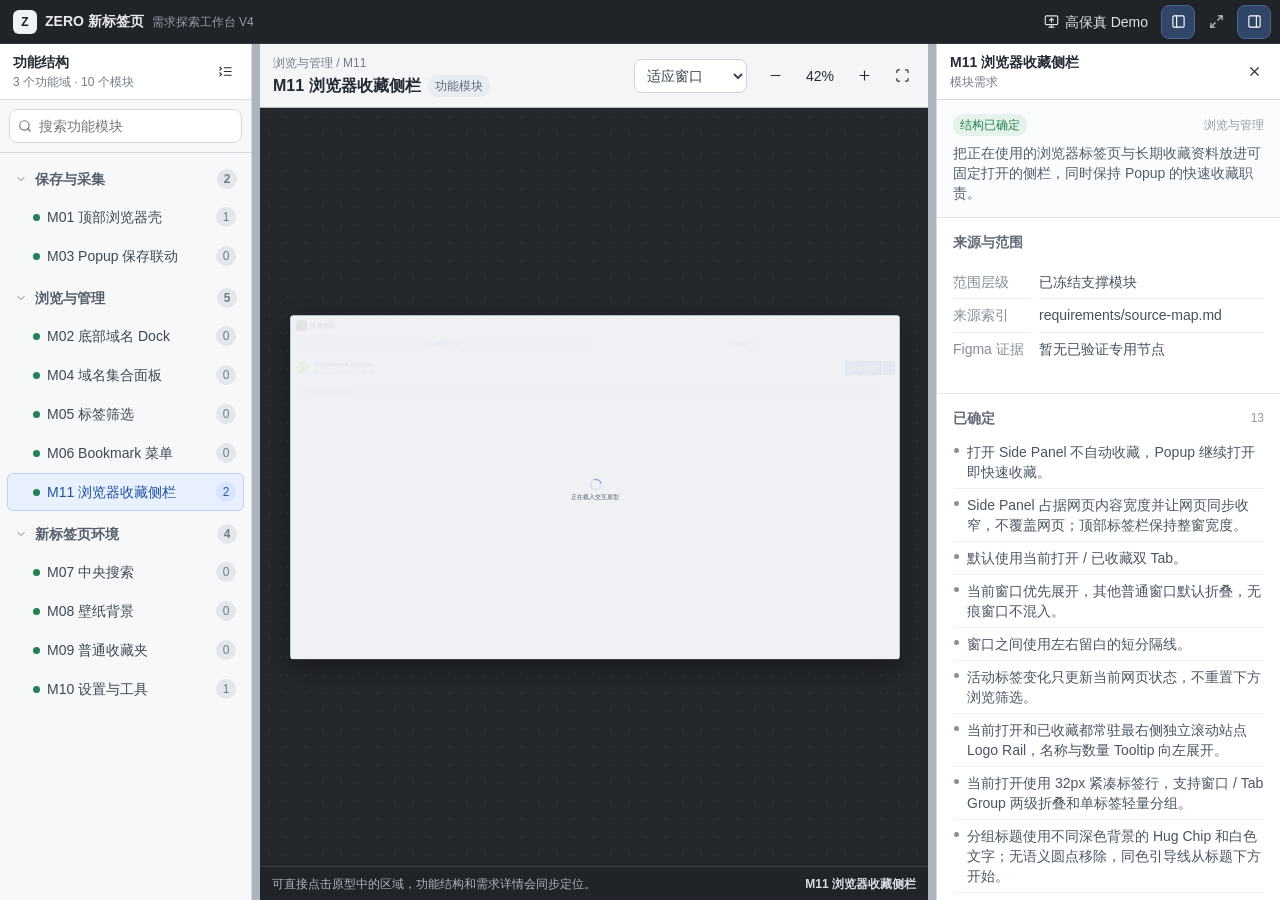
<file: index.html>
<!doctype html>
<html lang="zh-CN">
<head>
  <meta charset="utf-8">
  <meta name="viewport" content="width=device-width, initial-scale=1">
  <meta http-equiv="refresh" content="0; url=workbench-v4.html?module=side-panel">
  <title>ZERO 知识壁纸原型</title>
  <style>
    :root {
      color-scheme: light;
      font-family: Inter, "PingFang SC", "Microsoft YaHei", sans-serif;
    }

    body {
      display: grid;
      min-height: 100vh;
      margin: 0;
      place-items: center;
      color: #242528;
      background: #f4f5f7;
    }

    main {
      text-align: center;
    }

    a {
      color: #1d5fd1;
    }
  </style>
</head>
<body>
  <main>
    <p>正在打开 ZERO 知识壁纸需求工作台...</p>
    <p><a href="workbench-v4.html?module=side-panel">立即进入</a></p>
  </main>
</body>
</html>
</file>
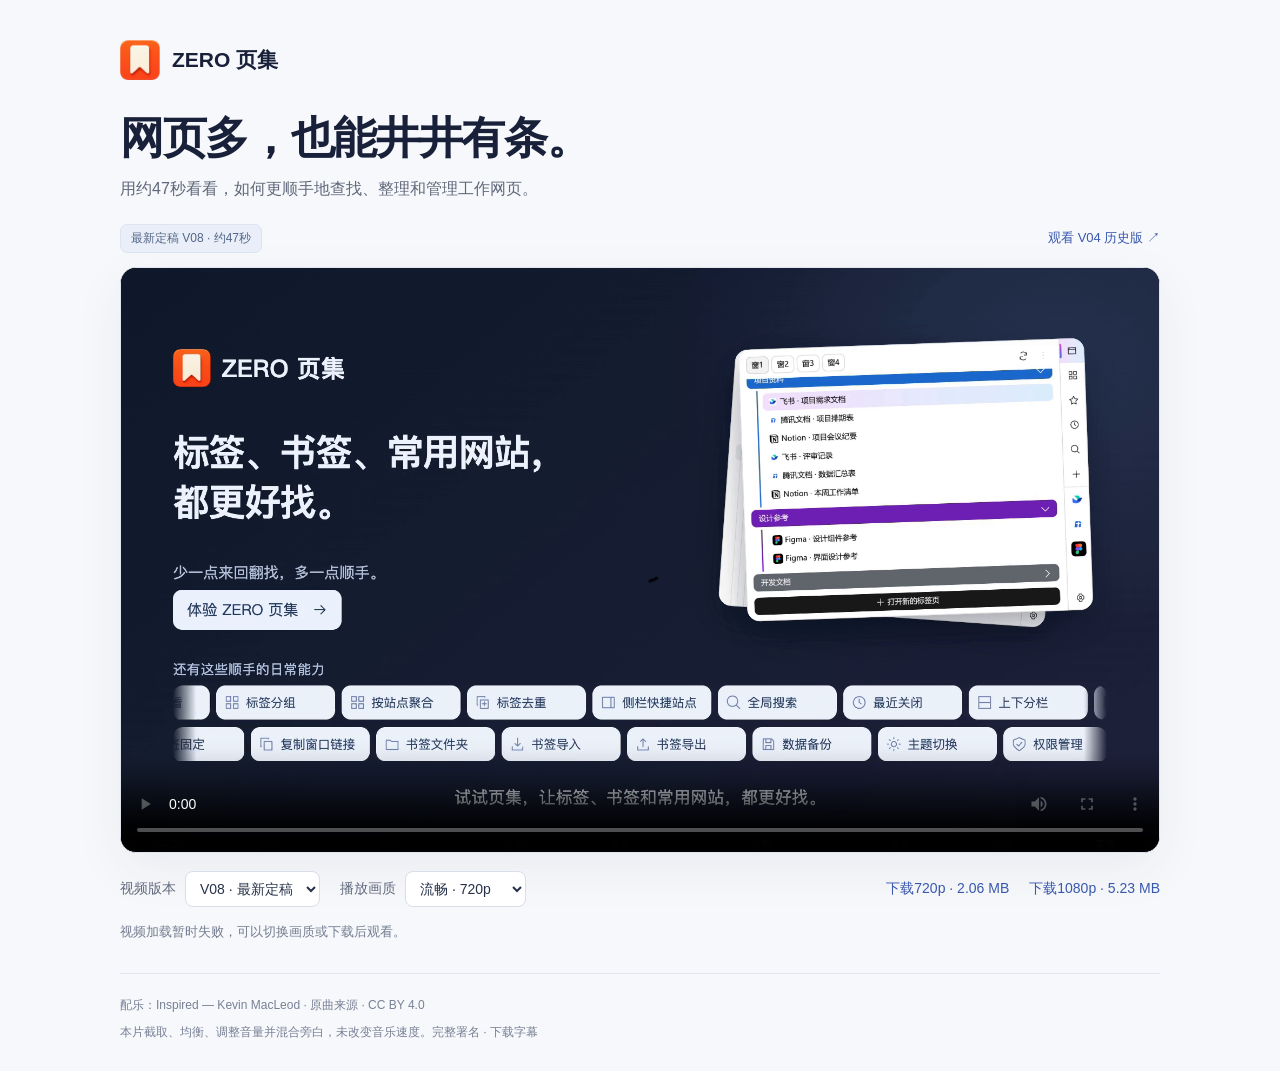
<file: videos/zero-pageji/index.html>
<!doctype html>
<html lang="zh-CN"><head>
<meta charset="utf-8"><meta name="viewport" content="width=device-width,initial-scale=1">
<title>ZERO 页集 · 功能演示与历史版本</title>
<meta name="description" content="约47秒了解ZERO页集：多窗口与分组、按站点查看、全局搜索、最近关闭、标签去重、书签和侧栏。默认播放最新V08，也可观看V04历史版。">
<style>
:root{font-family:-apple-system,BlinkMacSystemFont,"PingFang SC","Microsoft YaHei",sans-serif;color:#182139;background:#f7f8fb;color-scheme:light}*{box-sizing:border-box}body{margin:0}main{width:min(100% - 40px,1040px);margin:40px auto 28px}.brand{display:flex;align-items:center;gap:12px;font-size:21px;font-weight:650}.brand img{width:40px;height:40px}h1{font-size:clamp(27px,4vw,44px);letter-spacing:-.03em;margin:30px 0 10px;line-height:1.25}.intro{margin:0 0 20px;color:#5f687a;font-size:16px;line-height:1.8}.edition{display:flex;align-items:center;justify-content:space-between;gap:12px;flex-wrap:wrap;margin-bottom:14px}.badge{display:inline-block;background:#e9eef9;color:#536786;border:1px solid #dce4f2;border-radius:7px;padding:5px 10px;font-size:12px}.edition a{font-size:13px}.player{background:#14171c;border:1px solid #e1e5ee;border-radius:16px;overflow:hidden;box-shadow:0 16px 50px #27324c10}video{display:block;width:100%;aspect-ratio:16/9;background:#14171c}.tools{display:flex;align-items:center;justify-content:space-between;gap:16px;flex-wrap:wrap;margin:18px 0 10px;color:#626b7e;font-size:14px}.selectors{display:flex;gap:20px;flex-wrap:wrap}label{display:flex;gap:9px;align-items:center}select{font:inherit;color:#263249;border:1px solid #d8deea;border-radius:8px;padding:8px 10px;background:white;max-width:100%}a{color:#3858ad;text-decoration:none}a:hover{text-decoration:underline}a:focus-visible,select:focus-visible{outline:3px solid #7b9ae9;outline-offset:3px}.downloads{display:flex;gap:20px;flex-wrap:wrap}.hint{font-size:13px;color:#737d90;margin:14px 0 0;line-height:1.7}.credits{border-top:1px solid #e1e5ee;padding-top:20px;margin-top:30px;font-size:12px;line-height:1.9;color:#778095}.credits p{margin:0 0 4px}.credits a{color:inherit}@media(max-width:560px){main{width:calc(100% - 28px);margin-top:24px}.brand{font-size:19px}.brand img{width:34px;height:34px}h1{margin-top:24px}.intro{font-size:14px}.player{border-radius:10px}.tools{font-size:13px;gap:14px}.selectors{gap:12px;width:100%}.downloads{gap:16px}.credits{margin-top:26px}}
</style></head><body><main>
<header class="brand"><img src="assets/logo.png" alt="ZERO 页集图标"><span>ZERO 页集</span></header>
<h1>网页多，也能井井有条。</h1>
<p class="intro" id="intro">用约47秒看看，如何更顺手地查找、整理和管理工作网页。</p>
<div class="edition"><span id="edition" class="badge" aria-live="polite">最新定稿 V08 · 约47秒</span><a href="versions/v04/">观看 V04 历史版 ↗</a></div>
<div class="player"><video id="demo" controls playsinline preload="metadata" poster="versions/v08/poster.png" src="versions/v08/demo-720p.mp4" aria-label="ZERO页集V08功能宣传视频">你的浏览器暂不支持在线播放，请使用下方链接下载观看。</video></div>
<div class="tools"><div class="selectors"><label for="version">视频版本<select id="version"><option value="v08">V08 · 最新定稿</option><option value="v04">V04 · 历史版</option></select></label><label for="quality">播放画质<select id="quality"><option value="720p">流畅 · 720p</option><option value="1080p">清晰 · 1080p</option></select></label></div><div class="downloads"><a id="download720" href="versions/v08/demo-720p.mp4" download>下载720p · 2.06 MB</a><a id="download1080" href="versions/v08/demo-1080p.mp4" download>下载1080p · 5.23 MB</a></div></div>
<p class="hint" id="hint" aria-live="polite">点击播放即可观看，开启声音可听到功能讲解。旧版原视频继续保留，可在上方切换。</p>
<footer class="credits"><p>配乐：<span id="musicTitle">Inspired</span> — Kevin MacLeod · <a id="musicSource" href="https://incompetech.com/music/royalty-free/index.html?isrc=USUAN1600022" target="_blank" rel="noopener noreferrer">原曲来源</a> · <a href="https://creativecommons.org/licenses/by/4.0/" target="_blank" rel="noopener noreferrer">CC BY 4.0</a></p><p>本片截取、均衡、调整音量并混合旁白，未改变音乐速度。<a id="creditLink" href="versions/v08/CREDITS.txt">完整署名</a> · <a id="subtitleLink" href="versions/v08/subtitles.srt" download>下载字幕</a></p></footer>
</main><script>
const versions={
 v08:{label:'最新定稿 V08 · 约47秒',seconds:46.9,path:'versions/v08',poster:'versions/v08/poster.png',credits:'versions/v08/CREDITS.txt',music:'Inspired',musicSource:'https://incompetech.com/music/royalty-free/index.html?isrc=USUAN1600022',bytes:{'720p':2061612,'1080p':5225314},subtitles:'versions/v08/subtitles.srt'},
 v04:{label:'历史版 V04 · 45秒',seconds:45,path:'assets',poster:'assets/poster.png',credits:'CREDITS.txt',music:'Digital Lemonade',musicSource:'https://incompetech.com/music/royalty-free/index.html?Search=Search&isrc=USUAN1700010',bytes:{'720p':1793170,'1080p':10740377},subtitles:null}
};
const $=id=>document.getElementById(id),video=$('demo'),quality=$('quality'),version=$('version');let revision=0;
version.value=Object.hasOwn(versions,new URL(location.href).searchParams.get('version'))?new URL(location.href).searchParams.get('version'):'v08';
function selectVideo(preserveTime=false,initial=false){
 const current=versions[version.value],at=preserveTime?video.currentTime:0,resume=preserveTime&&!video.paused,request=++revision;
 video.pause();$('edition').textContent=current.label;$('intro').textContent=`用${current.seconds===45?'45':'约47'}秒看看，如何更顺手地查找、整理和管理工作网页。`;
 video.setAttribute('aria-label',`ZERO页集${version.value.toUpperCase()}功能宣传视频`);video.poster=current.poster;
 for(const q of ['720p','1080p']){const link=q==='720p'?$('download720'):$('download1080');link.href=`${current.path}/demo-${q}.mp4`;link.textContent=`下载${q} · ${(current.bytes[q]/1e6).toFixed(2)} MB`;}
 $('musicTitle').textContent=current.music;$('musicSource').href=current.musicSource;$('creditLink').href=current.credits;
 $('subtitleLink').hidden=!current.subtitles;if(current.subtitles)$('subtitleLink').href=current.subtitles;
 $('hint').textContent=version.value==='v08'?'点击播放即可观看，开启声音可听到功能讲解。旧版原视频继续保留，可在上方切换。':'当前为V04历史版，视频与原来的下载地址保持；切换V08可观看最新定稿。';
 video.onloadedmetadata=()=>{if(request!==revision)return;if(at>0)video.currentTime=Math.min(at,Math.max(0,video.duration-.1));if(resume)video.play().catch(()=>{$('hint').textContent='画质已切换，点击播放继续观看。';});};
 video.src=`${current.path}/demo-${quality.value}.mp4`;video.load();
 if(!initial){const url=new URL(location.href);if(version.value==='v08')url.searchParams.delete('version');else url.searchParams.set('version',version.value);history.replaceState(null,'',url);}
}
quality.addEventListener('change',()=>selectVideo(true));version.addEventListener('change',()=>selectVideo(false));
video.addEventListener('error',()=>{$('hint').textContent='视频加载暂时失败，可以切换画质或下载后观看。';});
selectVideo(false,true);
</script></body></html>
</file>
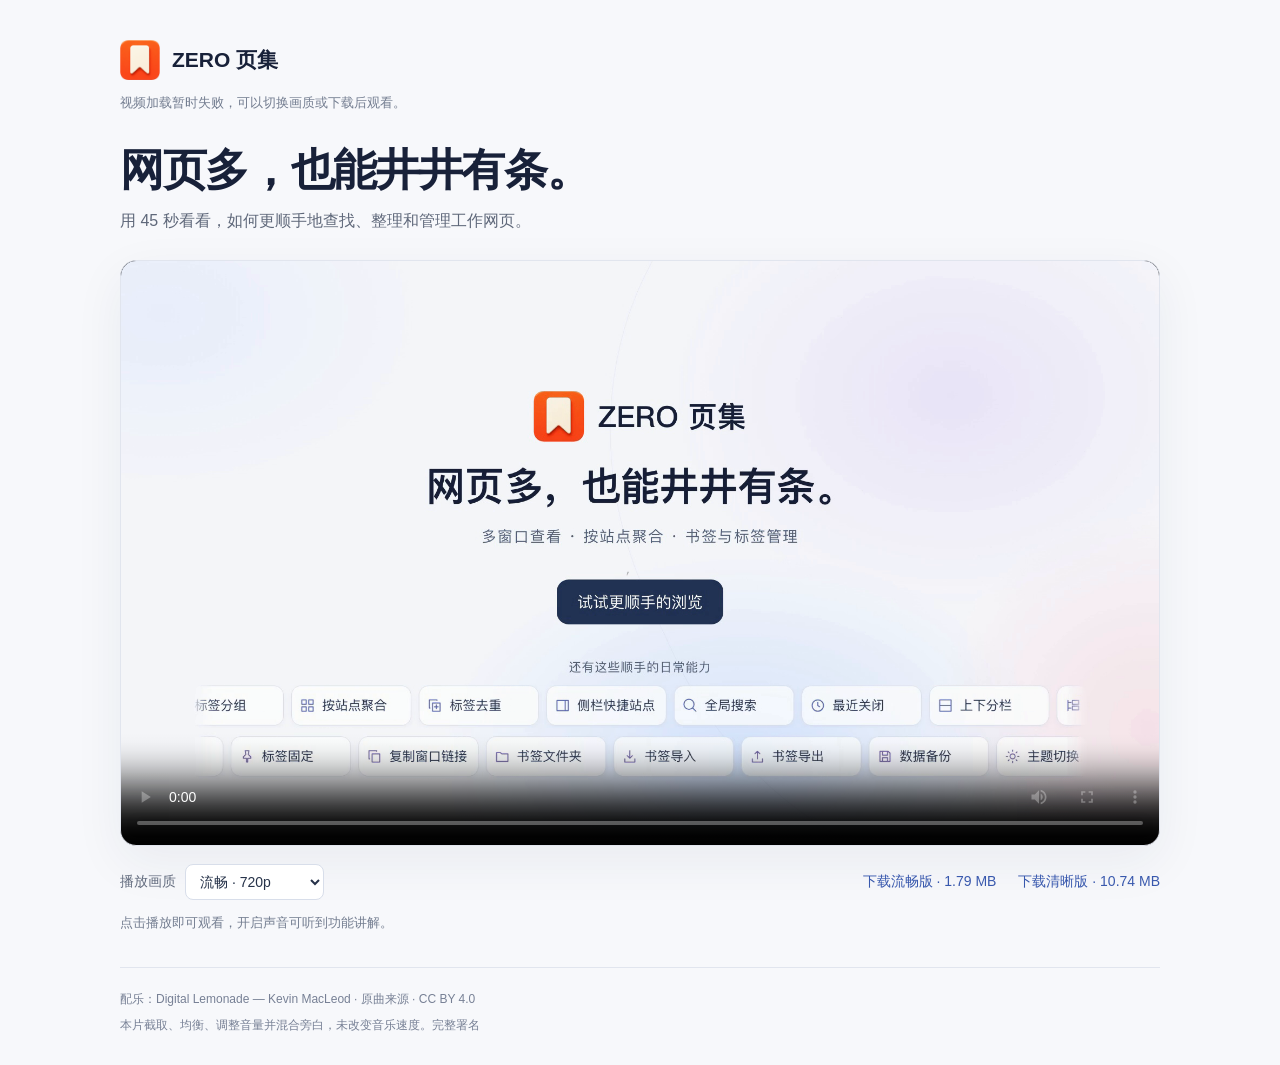
<file: videos/zero-pageji/versions/v04/index.html>
<!doctype html>
<html lang="zh-CN">
<head>
<base href="../../">
<meta charset="utf-8"><meta name="viewport" content="width=device-width,initial-scale=1">
<title>ZERO 页集 · 功能演示</title>
<meta name="description" content="45秒了解ZERO页集：多窗口与站点聚合、标签去重、书签管理、全局搜索和最近关闭。">
<style>
:root{font-family:-apple-system,BlinkMacSystemFont,"PingFang SC","Microsoft YaHei",sans-serif;color:#182139;background:#f7f8fb;color-scheme:light}*{box-sizing:border-box}body{margin:0}main{width:min(100% - 40px,1040px);margin:40px auto 28px}.brand{display:flex;align-items:center;gap:12px;font-size:21px;font-weight:650}.brand img{width:40px;height:40px}h1{font-size:clamp(27px,4vw,44px);letter-spacing:-.03em;margin:30px 0 10px;line-height:1.25}.intro{margin:0 0 24px;color:#5f687a;font-size:16px;line-height:1.8}.player{background:#14171c;border:1px solid #e1e5ee;border-radius:16px;overflow:hidden;box-shadow:0 16px 50px #27324c10}video{display:block;width:100%;aspect-ratio:16/9;background:#14171c}.tools{display:flex;align-items:center;justify-content:space-between;gap:16px;flex-wrap:wrap;margin:18px 0 10px;color:#626b7e;font-size:14px}label{display:flex;gap:9px;align-items:center}select{font:inherit;color:#263249;border:1px solid #d8deea;border-radius:8px;padding:8px 28px 8px 10px;background:white}a{color:#3858ad;text-decoration:none}a:hover{text-decoration:underline}a:focus-visible,select:focus-visible{outline:3px solid #7b9ae9;outline-offset:3px}.downloads{display:flex;gap:22px}.hint{font-size:13px;color:#737d90;margin:14px 0 0}.credits{border-top:1px solid #e1e5ee;padding-top:20px;margin-top:35px;font-size:12px;line-height:1.9;color:#778095}.credits p{margin:0 0 4px}.credits a{color:inherit}@media(max-width:560px){main{width:calc(100% - 28px);margin-top:24px}.brand{font-size:19px}.brand img{width:34px;height:34px}h1{margin-top:24px}.intro{font-size:14px}.player{border-radius:10px}.tools{font-size:13px}.downloads{gap:16px}.credits{margin-top:26px}}
</style>
</head>
<body><main>
<header class="brand"><img src="assets/logo.png" alt="ZERO 页集图标"><span>ZERO 页集</span></header>
<p class="hint">历史版本 V04 · <a href="./">返回最新版本</a></p>
<h1>网页多，也能井井有条。</h1>
<p class="intro">用 45 秒看看，如何更顺手地查找、整理和管理工作网页。</p>
<div class="player"><video id="demo" controls playsinline preload="metadata" poster="assets/poster.png" src="assets/demo-720p.mp4" aria-label="ZERO页集45秒功能宣传视频">你的浏览器暂不支持在线播放，请使用下方链接下载观看。</video></div>
<div class="tools"><label for="quality">播放画质<select id="quality"><option value="720p">流畅 · 720p</option><option value="1080p">清晰 · 1080p</option></select></label><div class="downloads"><a href="assets/demo-720p.mp4" download>下载流畅版 · 1.79 MB</a><a href="assets/demo-1080p.mp4" download>下载清晰版 · 10.74 MB</a></div></div>
<p class="hint">点击播放即可观看，开启声音可听到功能讲解。</p>
<footer class="credits"><p>配乐：Digital Lemonade — Kevin MacLeod · <a href="https://incompetech.com/music/royalty-free/index.html?Search=Search&amp;isrc=USUAN1700010" target="_blank" rel="noopener noreferrer">原曲来源</a> · <a href="https://creativecommons.org/licenses/by/4.0/" target="_blank" rel="noopener noreferrer">CC BY 4.0</a></p><p>本片截取、均衡、调整音量并混合旁白，未改变音乐速度。<a href="CREDITS.txt">完整署名</a></p></footer>
</main><script>
const video=document.getElementById('demo'),quality=document.getElementById('quality');
quality.addEventListener('change',()=>{const at=video.currentTime,resume=!video.paused;video.pause();video.src=`assets/demo-${quality.value}.mp4`;video.addEventListener('loadedmetadata',()=>{video.currentTime=Math.min(at,video.duration||at);if(resume)video.play().catch(()=>{});},{once:true});video.load();});
video.addEventListener('error',()=>{document.querySelector('.hint').textContent='视频加载暂时失败，可以切换画质或下载后观看。';});
</script></body></html>
</file>
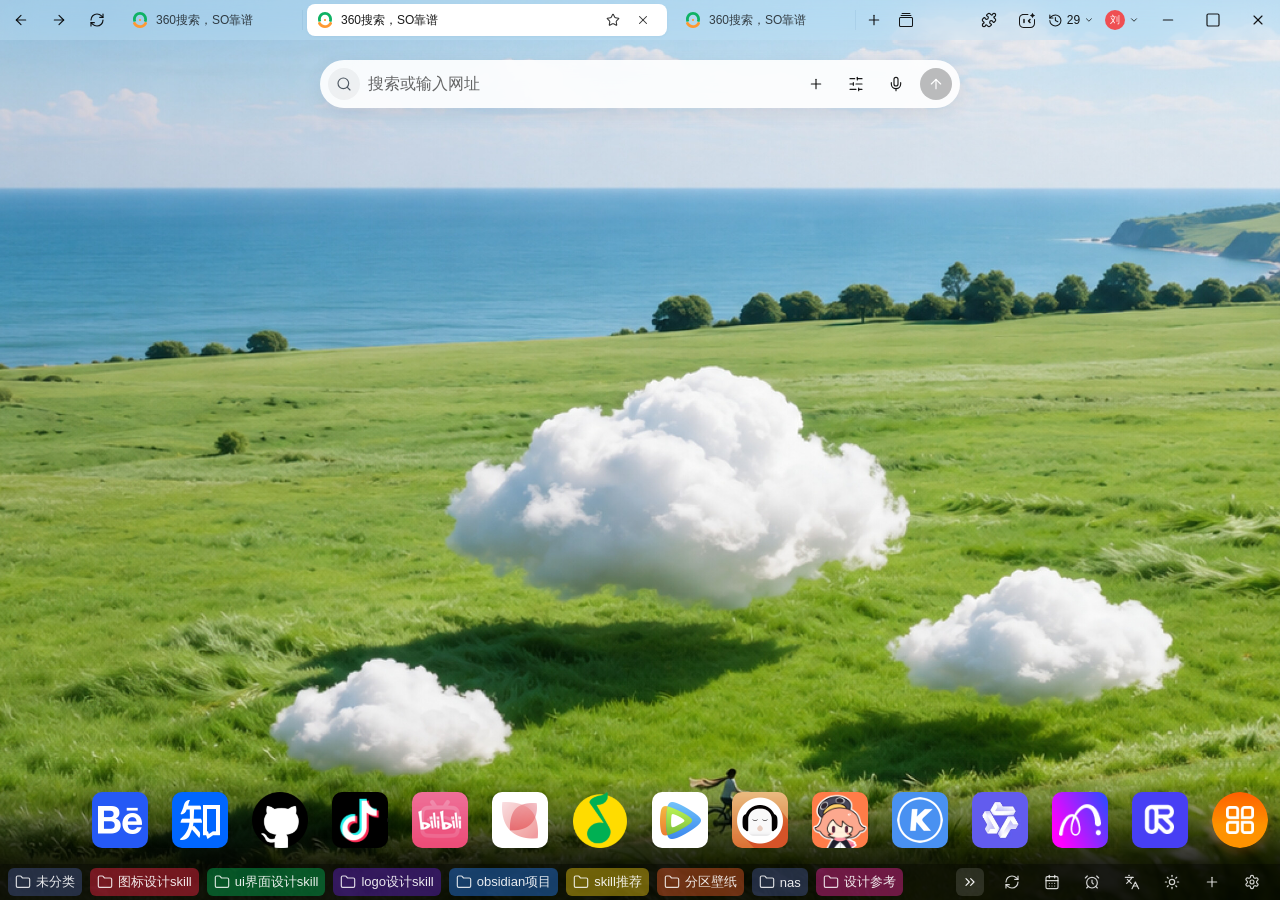
<file: high-fi-demo.html>
<!doctype html>
<html lang="zh-CN">
<head>
  <meta charset="utf-8">
  <meta name="viewport" content="width=device-width, initial-scale=1">
  <title>ZERO 新标签页 - 真实组件原型</title>
  <link rel="icon" href="assets/figma/tabbar/ai-assistant.svg">
  <style>
    :root {
      --chrome-h: 40px;
      --folder-h: 32px;
      --dock-default-h: 88px;
      --dock-site-slot: 80px;
      --dock-site-icon: 56px;
      --dock-site-radius: 10px;
      --dock-site-gap: 16px;
      --dock-expand-w: 72px;
      --folder-chip-h: 28px;
      --folder-chip-icon: 16px;
      --folder-chip-font: 13px;
      --folder-tool-icon: 16px;
      --text: rgba(0, 0, 0, 0.9);
      --muted: rgba(0, 0, 0, 0.6);
      --placeholder: rgba(0, 0, 0, 0.4);
      --line: rgba(0, 0, 0, 0.15);
      --blue: #0052d9;
      --blue-soft: rgba(0, 82, 217, 0.1);
      --surface: rgba(255, 255, 255, 0.96);
      --shadow: 0 18px 44px rgba(0, 0, 0, 0.2);
      --focus: #2d74da;
    }

    * { box-sizing: border-box; }
    html, body { width: 100%; height: 100%; }
    body {
      margin: 0;
      overflow: hidden;
      color: var(--text);
      background: #7db8d6;
      font-family: "Microsoft YaHei UI", "Microsoft YaHei", "PingFang SC", -apple-system, BlinkMacSystemFont, sans-serif;
      letter-spacing: 0;
    }

    button, input { font: inherit; }
    button { color: inherit; }
    img { display: block; }

    .scene {
      position: relative;
      width: 100%;
      height: 100%;
      min-width: 760px;
      min-height: 560px;
      overflow: hidden;
      isolation: isolate;
      background: #7db8d6;
    }

    .wallpaper {
      position: absolute;
      inset: 0;
      border: 0;
      padding: 0;
      background: url("assets/latest-cloud-field-wallpaper.jpg") center center / cover no-repeat;
      cursor: default;
    }

    .wallpaper-shade {
      position: absolute;
      z-index: 2;
      inset: var(--chrome-h) 0 var(--folder-h);
      background: rgba(0, 0, 0, 0);
      pointer-events: none;
      transition: background 200ms ease;
    }

    .scene.is-expanded .wallpaper-shade { background: rgba(0, 0, 0, 0.5); }

    .browser-chrome {
      position: absolute;
      z-index: 30;
      inset: 0 0 auto;
      height: var(--chrome-h);
      display: flex;
      align-items: center;
      gap: 4px;
      padding: 0 0 0 4px;
      border-bottom: 1px solid rgba(255, 255, 255, 0.06);
      background: linear-gradient(90deg, rgba(193, 228, 250, 0.74), rgba(169, 216, 244, 0.72) 55%, rgba(194, 230, 251, 0.74));
      backdrop-filter: blur(7.5px);
      box-shadow: inset 0 -1px 0 rgba(64, 124, 163, 0.08);
      overflow: hidden;
      color: rgba(0, 0, 0, 0.9);
      font-size: 12px;
      line-height: 20px;
    }

    .chrome-nav,
    .tab-area,
    .tab-list,
    .tab-surface,
    .tab-leading,
    .tab-trailing,
    .tab-addons,
    .browser-tools,
    .toolbar-actions,
    .window-actions {
      display: flex;
      align-items: center;
    }

    .chrome-nav {
      width: 110px;
      height: 34px;
      flex: 0 0 110px;
      gap: 4px;
      align-self: flex-start;
      margin-top: 3px;
    }

    .chrome-icon {
      width: 34px;
      height: 34px;
      flex: 0 0 auto;
      border: 0;
      border-radius: 6px;
      display: grid;
      place-items: center;
      padding: 0;
      color: rgba(0, 0, 0, 0.9);
      background: transparent;
      cursor: pointer;
    }

    .chrome-icon:hover,
    .chrome-icon:focus-visible,
    .tab-compact:hover,
    .tab-compact:focus-visible,
    .toolbar-button:hover,
    .toolbar-button:focus-visible {
      outline: 0;
      background: rgba(255, 255, 255, 0.28);
    }

    .chrome-icon svg,
    .tab-compact svg,
    .toolbar-button svg,
    .window-button svg {
      width: 16px;
      height: 16px;
      stroke-width: 1.75;
    }

    .tab-area {
      min-width: 0;
      height: 40px;
      flex: 1 1 auto;
      align-self: flex-start;
      overflow: hidden;
    }

    .tab-list {
      min-width: 0;
      height: 40px;
      flex: 1 1 auto;
      overflow: hidden;
    }

    .tab {
      min-width: 0;
      height: 40px;
      flex: 1 1 0;
      border: 0;
      padding: 4px;
      color: rgba(0, 0, 0, 0.72);
      background: transparent;
      cursor: default;
      white-space: nowrap;
    }

    .tab.active {
      flex: 0 1 368px;
      color: rgba(0, 0, 0, 0.9);
    }

    .tab-surface {
      position: relative;
      width: 100%;
      height: 32px;
      min-width: 0;
      gap: 8px;
      padding: 0 10px;
      border-radius: 8px;
    }

    .tab:not(.active) .tab-surface::after {
      content: "";
      position: absolute;
      top: 6px;
      right: -4px;
      width: 1px;
      height: 20px;
      background: rgba(62, 116, 151, 0.09);
    }

    .tab:hover .tab-surface { background: rgba(255, 255, 255, 0.14); }

    .tab.active .tab-surface {
      background: #fff;
      box-shadow: 0 1px 3px rgba(29, 77, 108, 0.05);
    }

    .tab-leading {
      min-width: 0;
      flex: 1 1 auto;
      gap: 8px;
    }

    .tab-trailing {
      flex: 0 0 auto;
      gap: 2px;
    }

    .tab-label {
      min-width: 0;
      overflow: hidden;
      text-overflow: ellipsis;
      text-align: left;
    }

    .site-favicon {
      position: relative;
      width: 16px;
      height: 16px;
      flex: 0 0 16px;
    }

    .site-favicon img { position: absolute; }
    .site-favicon .favicon-arc { top: 0; left: 0.96px; width: 14.08px; height: auto; }
    .site-favicon .favicon-smile { right: 1.387px; bottom: 0; width: 13.227px; height: auto; }
    .site-favicon .favicon-dot { top: 6.507px; left: 6.507px; width: 2.987px; height: 2.987px; }

    .tab-action {
      width: 28px;
      height: 28px;
      flex: 0 0 28px;
      border: 0;
      border-radius: 4px;
      display: grid;
      place-items: center;
      padding: 0;
      color: rgba(0, 0, 0, 0.8);
      background: transparent;
      cursor: pointer;
    }

    .tab-action:hover { background: rgba(0, 0, 0, 0.06); }
    .tab-action svg { width: 14px; height: 14px; stroke-width: 1.8; }

    .tab-addons {
      width: 60px;
      height: 40px;
      flex: 0 0 60px;
      gap: 4px;
      margin-left: 4px;
    }

    .tab-compact {
      width: 28px;
      height: 28px;
      flex: 0 0 28px;
      border: 0;
      border-radius: 6px;
      display: grid;
      place-items: center;
      padding: 0;
      color: rgba(0, 0, 0, 0.9);
      background: transparent;
      cursor: pointer;
    }

    .tab-compact.custom-icon img { width: 14px; height: auto; }

    .tab-reserved {
      width: 48px;
      height: 40px;
      flex: 0 0 48px;
    }

    .browser-tools {
      width: 308px;
      height: 40px;
      flex: 0 0 308px;
      align-self: flex-start;
    }

    .toolbar-actions {
      width: 174px;
      height: 34px;
      flex: 0 0 174px;
      gap: 4px;
    }

    .toolbar-button {
      height: 34px;
      flex: 0 0 auto;
      border: 0;
      border-radius: 6px;
      display: flex;
      align-items: center;
      justify-content: center;
      gap: 4px;
      padding: 0;
      color: rgba(0, 0, 0, 0.9);
      background: transparent;
      cursor: pointer;
    }

    .toolbar-button.extension,
    .toolbar-button.plugin-entry { width: 34px; }
    .toolbar-button.history { width: 46px; }
    .toolbar-button.profile { width: 48px; }
    .toolbar-button.history svg:first-child { width: 15px; height: 15px; }
    .toolbar-button .chevron { width: 10px; height: 10px; stroke-width: 2; }

    .plugin-entry img { width: 16px; height: 15px; }
    .plugin-entry.is-active { background: rgba(255, 255, 255, 0.4); }

    .profile-badge {
      width: 20px;
      height: 20px;
      border-radius: 50%;
      display: grid;
      place-items: center;
      color: #fff;
      background: #ef4f52;
      font-size: 10px;
      line-height: 20px;
    }

    .window-actions {
      width: 134px;
      height: 39px;
      flex: 0 0 134px;
      gap: 1px;
    }

    .window-button {
      width: 44px;
      height: 39px;
      flex: 0 0 44px;
      border: 0;
      border-radius: 0;
      display: grid;
      place-items: center;
      padding: 0;
      color: rgba(0, 0, 0, 0.9);
      background: transparent;
      cursor: pointer;
    }

    .window-button:hover { background: rgba(255, 255, 255, 0.24); }
    .window-button.close:hover { color: #fff; background: #d94747; }

    .search-shell {
      position: absolute;
      z-index: 12;
      top: calc(var(--chrome-h) + 20px);
      left: 50%;
      width: min(640px, calc(100vw - 48px));
      min-width: 0;
      height: 48px;
      transform: translateX(-50%);
      display: grid;
      grid-template-columns: 16px minmax(0, 1fr) repeat(4, 32px);
      align-items: center;
      gap: 8px;
      padding: 0 8px 0 16px;
      border: 0;
      border-radius: 24px;
      background: rgba(255, 255, 255, 0.9);
      backdrop-filter: blur(22px);
      box-shadow: 0 5px 18px rgba(33, 71, 97, 0.09);
    }

    .search-shell > svg {
      width: 16px;
      height: 16px;
      stroke-width: 1.75;
    }

    .search-input {
      min-width: 0;
      height: 100%;
      border: 0;
      outline: 0;
      padding: 0;
      background: transparent;
      color: var(--text);
      font-size: 16px;
      font-weight: 400;
      line-height: 24px;
    }
    .search-input::placeholder { color: var(--muted); opacity: 1; }

    .search-action {
      width: 32px;
      height: 32px;
      border: 0;
      border-radius: 20px;
      display: grid;
      place-items: center;
      padding: 0;
      background: transparent;
      cursor: pointer;
    }
    .search-action:hover { background: rgba(0, 0, 0, 0.06); }
    .search-action svg { width: 16px; height: 16px; stroke-width: 1.75; }
    .search-action.submit { color: #fff; background: rgba(0, 0, 0, 0.26); }
    .search-action.submit:hover { background: rgba(0, 0, 0, 0.42); }

    .search-menu {
      position: absolute;
      z-index: 20;
      top: calc(var(--chrome-h) + 76px);
      left: 50%;
      width: min(640px, calc(100vw - 48px));
      min-width: 0;
      transform: translateX(-50%) translateY(-5px);
      border: 1px solid rgba(0,0,0,.1);
      border-radius: 8px;
      overflow: hidden;
      background: rgba(255,255,255,.97);
      box-shadow: 0 16px 36px rgba(0,0,0,.16);
      opacity: 0;
      visibility: hidden;
      transition: opacity 140ms ease, transform 140ms ease;
    }
    .search-menu.is-open { opacity: 1; visibility: visible; transform: translateX(-50%) translateY(0); }
    .search-option {
      width: 100%;
      min-height: 42px;
      border: 0;
      border-bottom: 1px solid rgba(0,0,0,.07);
      display: grid;
      grid-template-columns: 24px minmax(0,1fr) auto;
      align-items: center;
      gap: 9px;
      padding: 0 12px;
      background: transparent;
      cursor: pointer;
      text-align: left;
      font-size: 13px;
    }
    .search-option:last-child { border-bottom: 0; }
    .search-option:hover { background: #f4f6f8; }
    .search-option svg { width: 16px; height: 16px; }
    .candidate-mark { color: #8a929c; font-size: 11px; }

    .default-dock {
      position: absolute;
      z-index: 10;
      left: 0;
      right: 0;
      bottom: var(--folder-h);
      height: var(--dock-default-h);
      display: grid;
      grid-template-columns: minmax(0, 1fr) var(--dock-expand-w);
      align-items: end;
      gap: 0;
      padding: 8px 0 var(--dock-site-gap);
      background: linear-gradient(
        to top,
        rgba(0, 0, 0, 0.82) 0,
        rgba(0, 0, 0, 0.68) 22%,
        rgba(0, 0, 0, 0.3) 58%,
        rgba(0, 0, 0, 0) 100%
      );
      transition: opacity 160ms ease, transform 180ms ease;
    }

    .scene.is-expanded .default-dock { opacity: 0; transform: translateY(14px); pointer-events: none; }
    .dock-row {
      min-width: 0;
      height: 100%;
      display: flex;
      align-items: end;
      gap: 0;
      overflow: hidden;
    }

    .dock-site {
      position: relative;
      width: var(--dock-site-slot);
      min-width: var(--dock-site-slot);
      flex: 0 0 var(--dock-site-slot);
      height: 100%;
      border: 0;
      border-radius: 8px;
      display: grid;
      place-items: end center;
      padding: 0;
      background: transparent;
      cursor: pointer;
    }
    .dock-site[hidden] { display: none; }
    .dock-site:hover { background: rgba(255,255,255,.08); }
    .dock-site img {
      width: var(--dock-site-icon);
      max-width: none;
      height: var(--dock-site-icon);
      aspect-ratio: 1;
      border-radius: var(--dock-site-radius);
      object-fit: contain;
      transition: transform 150ms ease;
      filter: drop-shadow(0 5px 10px rgba(0,0,0,.18));
    }
    .dock-site:hover img { transform: translateY(-6px) scale(1.04); }

    .expand-button, .more-button {
      border: 0;
      display: grid;
      justify-items: center;
      align-content: center;
      gap: 7px;
      padding: 0;
      color: rgba(255,255,255,.92);
      background: transparent;
      cursor: pointer;
      font-size: 12px;
    }
    .expand-button { width: 100%; height: 100%; align-content: end; }
    .expand-button .grid-symbol, .more-button .grid-symbol {
      width: 48px;
      height: 48px;
      border-radius: 50%;
      display: grid;
      place-content: center;
      background: #ff7900;
      box-shadow: 0 4px 12px rgba(199, 82, 0, .28);
    }
    .grid-symbol svg { width: 24px; height: 24px; stroke-width: 1.7; }

    .expanded-dock {
      position: absolute;
      z-index: 9;
      left: 12px;
      right: 12px;
      bottom: calc(var(--folder-h) + 8px);
      height: min(320px, calc(100vh - 152px));
      display: grid;
      grid-template-columns: minmax(0, 1fr) 72px;
      gap: 8px;
      align-items: end;
      opacity: 0;
      visibility: hidden;
      transform: translateY(16px);
      transition: opacity 180ms ease, transform 200ms ease, visibility 180ms;
    }
    .scene.is-expanded .expanded-dock { opacity: 1; visibility: visible; transform: translateY(0); }

    .expanded-grid {
      min-width: 0;
      height: 100%;
      display: grid;
      grid-template-columns: repeat(17, minmax(50px, 88px));
      grid-template-rows: repeat(3, minmax(78px, 96px));
      align-content: end;
      justify-content: space-between;
      gap: 2px clamp(2px, .3vw, 8px);
    }

    .expanded-site {
      min-width: 0;
      border: 0;
      border-radius: 8px;
      display: flex;
      flex-direction: column;
      align-items: center;
      justify-content: center;
      gap: 8px;
      padding: 8px 4px;
      color: rgba(255,255,255,.9);
      background: transparent;
      cursor: pointer;
      font-size: 13px;
    }
    .expanded-site:hover { background: rgba(255,255,255,.08); }
    .expanded-site img { width: clamp(42px, 3vw, 56px); height: clamp(42px, 3vw, 56px); object-fit: contain; }
    .expanded-site span { width: 100%; overflow: hidden; text-overflow: ellipsis; text-align: center; white-space: nowrap; }

    .collapse-button {
      position: absolute;
      z-index: 15;
      right: 14px;
      bottom: calc(var(--folder-h) + 334px);
      width: 38px;
      height: 28px;
      border: 1px solid rgba(255,255,255,.18);
      border-radius: 5px;
      display: none;
      place-items: center;
      color: #fff;
      background: rgba(0,0,0,.28);
      cursor: pointer;
    }
    .scene.is-expanded .collapse-button { display: grid; }
    .collapse-button svg { width: 16px; height: 16px; }

    .folder-header {
      position: absolute;
      z-index: 18;
      left: 0;
      right: 0;
      bottom: 0;
      height: var(--folder-h);
      display: grid;
      grid-template-columns: minmax(0, 1fr) auto;
      align-items: center;
      gap: 24px;
      padding: 0 8px;
      background: rgba(0, 0, 0, 0.88);
      backdrop-filter: blur(50px);
    }
    .folder-list { min-width: 0; display: flex; align-items: center; gap: 8px; overflow: hidden; }
    .folder-chip {
      height: 28px;
      flex: 0 0 auto;
      border: 0;
      border-radius: 6px;
      display: inline-flex;
      align-items: center;
      gap: 4px;
      padding: 0 5px;
      color: rgba(255,255,255,.9);
      background: var(--chip, rgba(60,77,128,.5));
      cursor: pointer;
      font-size: 14px;
      white-space: nowrap;
    }
    .folder-chip:hover { filter: brightness(1.18); }
    .folder-chip.is-active { box-shadow: inset 0 0 0 1px rgba(255,255,255,.48), 0 0 0 1px rgba(0,0,0,.18); }
    .folder-chip svg { width: 16px; height: 16px; flex: 0 0 16px; stroke-width: 1.75; opacity: .92; }

    .folder-collection-panel {
      position: absolute;
      z-index: 62;
      left: 8px;
      bottom: calc(var(--folder-h) + 8px);
      width: min(598px, calc(100vw - 16px));
      height: min(615px, calc(100vh - var(--chrome-h) - var(--folder-h) - 16px));
      min-height: 360px;
      display: grid;
      grid-template-columns: 48px 138px minmax(0, 364px);
      gap: 12px;
      padding: 16px 12px;
      border: 1px solid rgba(255,255,255,.18);
      border-radius: 16px;
      background: rgba(0,0,0,.06);
      box-shadow: 0 18px 48px rgba(0,0,0,.2);
      backdrop-filter: blur(52px);
      -webkit-backdrop-filter: blur(52px);
      opacity: 0;
      visibility: hidden;
      transform: translateY(8px) scale(.99);
      transition: opacity 150ms ease, transform 150ms ease, visibility 150ms;
    }
    .folder-collection-panel.is-open { opacity: 1; visibility: visible; transform: translateY(0) scale(1); }

    .folder-site-rail {
      min-height: 0;
      display: flex;
      flex-direction: column;
      align-items: center;
      gap: 8px;
      overflow: auto;
      scrollbar-width: none;
    }
    .folder-site-rail::-webkit-scrollbar { display: none; }
    .folder-site-filter {
      width: 40px;
      height: 40px;
      flex: 0 0 40px;
      border: 0;
      border-radius: 8px;
      display: grid;
      place-items: center;
      padding: 0;
      background: transparent;
      cursor: pointer;
    }
    .folder-site-filter:hover, .folder-site-filter.is-active { background: rgba(255,255,255,.2); }
    .folder-site-filter img { width: 32px; height: 32px; border-radius: 8px; object-fit: contain; }

    .folder-navigation {
      min-width: 0;
      min-height: 0;
      display: flex;
      flex-direction: column;
      gap: 16px;
      overflow: auto;
      scrollbar-width: none;
    }
    .folder-navigation::-webkit-scrollbar { display: none; }
    .folder-navigation-button {
      width: 100%;
      min-height: 22px;
      flex: 0 0 auto;
      border: 0;
      border-radius: 4px;
      display: grid;
      grid-template-columns: 16px minmax(0,1fr);
      align-items: center;
      gap: 6px;
      padding: 0 4px;
      color: rgba(255,255,255,.94);
      background: transparent;
      cursor: pointer;
      text-align: left;
      font-family: "Microsoft YaHei UI", "Microsoft YaHei", sans-serif;
      font-size: 14px;
      line-height: 22px;
    }
    .folder-navigation-button:hover, .folder-navigation-button.is-active { background: rgba(255,255,255,.18); }
    .folder-navigation-button svg { width: 16px; height: 16px; stroke-width: 1.75; }
    .folder-navigation-button span { overflow: hidden; text-overflow: ellipsis; white-space: nowrap; }

    .folder-content-surface {
      min-width: 0;
      min-height: 0;
      display: grid;
      grid-template-rows: 28px minmax(0,1fr);
      gap: 8px;
      padding: 12px;
      border-radius: 12px;
      color: #202124;
      background: rgba(255,255,255,.96);
      overflow: hidden;
    }
    .folder-content-head { min-width: 0; display: flex; align-items: center; justify-content: space-between; gap: 8px; }
    .folder-sort { min-width: 0; display: flex; align-items: center; gap: 4px; overflow: hidden; }
    .folder-sort-button {
      height: 28px;
      flex: 0 0 auto;
      border: 0;
      border-radius: 4px;
      padding: 0 8px;
      color: rgba(32,33,36,.66);
      background: rgba(32,33,36,.06);
      cursor: pointer;
      font-size: 12px;
      line-height: 20px;
    }
    .folder-sort-button:hover, .folder-sort-button.is-active { color: #202124; background: rgba(32,33,36,.12); }
    .folder-panel-close { width: 28px; height: 28px; flex: 0 0 28px; border: 0; border-radius: 4px; display: grid; place-items: center; padding: 0; background: transparent; cursor: pointer; }
    .folder-panel-close:hover { background: rgba(32,33,36,.08); }
    .folder-panel-close svg { width: 16px; height: 16px; }
    .folder-bookmark-list { min-height: 0; overflow: auto; }
    .folder-bookmark-row {
      width: 100%;
      height: 28px;
      border: 0;
      border-radius: 4px;
      display: grid;
      grid-template-columns: 16px minmax(0,1fr);
      align-items: center;
      gap: 8px;
      padding: 0 4px;
      background: transparent;
      cursor: pointer;
      text-align: left;
      font-size: 12px;
      line-height: 20px;
    }
    .folder-bookmark-row:hover { background: rgba(32,33,36,.06); }
    .folder-bookmark-row img { width: 16px; height: 16px; border-radius: 4px; object-fit: contain; }
    .folder-bookmark-row span { overflow: hidden; text-overflow: ellipsis; white-space: nowrap; }

    .tool-zone { height: 100%; display: flex; align-items: center; justify-content: flex-end; }
    .tool-button {
      width: 40px;
      height: 28px;
      border: 0;
      border-radius: 4px;
      display: grid;
      place-items: center;
      padding: 0;
      color: rgba(255,255,255,.9);
      background: transparent;
      cursor: pointer;
    }
    .tool-button:hover, .tool-button.is-active { background: rgba(255,255,255,.12); }
    .tool-button svg { width: 16px; height: 16px; stroke-width: 1.75; opacity: .9; }

    .panel {
      position: absolute;
      z-index: 60;
      border: 1px solid rgba(0,0,0,.12);
      background: #fff;
      box-shadow: var(--shadow);
      opacity: 0;
      visibility: hidden;
      transform: translateY(-5px) scale(.985);
      transition: opacity 150ms ease, transform 150ms ease, visibility 150ms;
    }
    .panel.is-open { opacity: 1; visibility: visible; transform: translateY(0) scale(1); }

    .extension-panel {
      top: calc(var(--chrome-h) + 6px);
      right: 112px;
      width: 400px;
      max-height: calc(100vh - var(--chrome-h) - 18px);
      border-color: rgba(0, 0, 0, 0.18);
      border-radius: 4px;
      overflow: hidden;
      background: #fff;
      box-shadow: 0 8px 24px rgba(0, 0, 0, 0.16);
    }

    .popup-main, .folder-picker { display: none; }
    .extension-panel:not(.is-folder-mode) .popup-main {
      max-height: calc(100vh - var(--chrome-h) - 18px);
      display: grid;
      grid-template-rows: 96px minmax(0, 1fr) 48px;
      overflow: hidden;
    }
    .extension-panel.is-folder-mode .folder-picker { display: grid; }

    .popup-head {
      height: 96px;
      display: grid;
      grid-template-columns: 32px minmax(0, 1fr);
      align-items: start;
      gap: 12px;
      padding: 16px;
      border-bottom: 1px solid rgba(0,0,0,.06);
      background: #fff;
      box-shadow: 0 4px 10px rgba(0,0,0,.07);
    }
    .popup-site-icon { width: 32px; height: 32px; border-radius: 4px; object-fit: cover; }
    .popup-title { min-width: 0; display: flex; flex-direction: column; gap: 8px; }
    .popup-title strong { overflow: hidden; text-overflow: ellipsis; font-size: 20px; line-height: 32px; font-weight: 400; white-space: nowrap; }
    .popup-title small { display: none; }
    .folder-entry {
      width: max-content;
      max-width: 100%;
      min-height: 28px;
      border: 1px solid var(--line);
      border-radius: 4px;
      display: inline-flex;
      align-items: center;
      gap: 4px;
      padding: 0 6px;
      background: rgba(255,255,255,.06);
      cursor: pointer;
      font-size: 14px;
    }
    .folder-entry img { flex: 0 0 auto; object-fit: contain; }
    .folder-entry-icon { width: 14.667px; height: 12.333px; }
    .folder-entry-chevron { width: 5.552px; height: 9.219px; }
    .folder-entry svg { width: 16px; height: 16px; }

    .icon-button {
      width: 28px;
      height: 28px;
      border: 0;
      border-radius: 4px;
      display: grid;
      place-items: center;
      padding: 0;
      background: transparent;
      cursor: pointer;
    }
    .icon-button:hover { background: rgba(0,0,0,.06); }
    .icon-button svg { width: 15px; height: 15px; }

    .popup-body {
      min-height: 0;
      padding: 16px;
      overflow: auto;
      background: linear-gradient(180deg, #f5f5f5 0%, #ededed 100%);
    }
    .tag-composer { min-width: 0; }
    .tag-input-card {
      overflow: hidden;
      border: 1px solid rgba(0,0,0,.06);
      border-radius: 4px;
      background: #fff;
      box-shadow: 0 0 3px rgba(0,0,0,.08);
    }
    .tag-composer.is-searching {
      overflow: hidden;
      border: 1px solid rgba(0,0,0,.08);
      border-radius: 4px;
      background: #fff;
      box-shadow: 0 0 3px rgba(0,0,0,.08);
    }
    .tag-composer.is-searching .tag-input-card {
      border: 0;
      border-radius: 0;
      box-shadow: none;
    }
    .selected-area { display: none; padding: 8px 10px 0; }
    .selected-area.has-tags { display: block; }
    .selected-tags { display: flex; flex-wrap: wrap; gap: 8px; }
    .tag-pill {
      min-height: 24px;
      border: 1px solid rgba(0,82,217,.18);
      border-radius: 4px;
      display: inline-flex;
      align-items: center;
      gap: 5px;
      padding: 0 7px;
      color: #0757cb;
      background: rgba(0,82,217,.09);
      font-size: 12px;
    }
    .tag-pill > svg { width: 14px; height: 14px; flex: 0 0 14px; stroke-width: 1.8; }
    .tag-pill button { border: 0; padding: 0; color: inherit; background: transparent; cursor: pointer; }

    .tag-search-wrap {
      position: relative;
      width: 100%;
      height: 42px;
      display: flex;
      align-items: center;
      padding: 0 10px;
      background: transparent;
    }
    .selected-area.has-tags + .tag-search-wrap { height: 36px; }
    .tag-composer.is-searching .tag-search-wrap { border-bottom: 1px solid rgba(0,0,0,.1); }
    .tag-search { width: 100%; height: 100%; border: 0; outline: 0; padding: 0; background: transparent; font-size: 14px; }
    .tag-search::placeholder { color: var(--muted); }

    .create-tag {
      width: 100%;
      min-height: 34px;
      border: 0;
      border-bottom: 1px solid rgba(0,0,0,.1);
      display: none;
      align-items: center;
      gap: 7px;
      padding: 0 10px;
      background: transparent;
      cursor: pointer;
      text-align: left;
      font-size: 13px;
    }
    .create-tag.is-show { display: flex; }
    .create-tag svg { width: 15px; height: 15px; }

    .tag-grid {
      max-height: 186px;
      display: grid;
      grid-template-columns: repeat(2, minmax(0, 1fr));
      gap: 12px 8px;
      margin-top: 12px;
      padding: 4px 6px;
      overflow: auto;
    }
    .tag-composer.is-searching .tag-grid { margin-top: 0; padding: 8px 10px 10px; }
    .tag-option {
      min-width: 0;
      min-height: 28px;
      border: 0;
      border-radius: 4px;
      display: flex;
      align-items: center;
      gap: 4px;
      padding: 0 4px;
      background: transparent;
      cursor: pointer;
      text-align: left;
      font-size: 14px;
    }
    .tag-option > svg { width: 16px; height: 16px; flex: 0 0 16px; stroke-width: 1.7; }
    .tag-option:hover { background: rgba(0,0,0,.045); }
    .tag-option.is-selected { color: var(--blue); background: var(--blue-soft); }
    .tag-label { min-width: 0; overflow: hidden; text-overflow: ellipsis; white-space: nowrap; }
    .tag-match { color: var(--blue); }
    .tag-count { flex: 0 0 auto; color: var(--placeholder); }

    .popup-footer {
      position: relative;
      min-height: 48px;
      display: flex;
      align-items: start;
      justify-content: flex-end;
      gap: 16px;
      padding: 0 16px 16px;
      background: #ededed;
    }
    .command {
      min-width: 80px;
      height: 32px;
      border: 1px solid var(--line);
      border-radius: 3px;
      padding: 0 12px;
      background: #fff;
      cursor: pointer;
      font-size: 14px;
    }
    .command:hover { background: #f4f5f6; }
    .command.primary { border-color: var(--blue); color: #fff; background: var(--blue); }
    .command.primary:hover { background: #0048bd; }
    .command.danger { color: var(--text); }

    .folder-picker {
      grid-template-rows: 48px minmax(0, 1fr) 48px;
      height: min(600px, calc(100vh - var(--chrome-h) - 18px));
      background: #fff;
    }
    .folder-head { display: flex; align-items: center; gap: 9px; padding: 0 12px; border-bottom: 1px solid rgba(0,0,0,.08); }
    .folder-head strong { font-size: 14px; font-weight: 500; }
    .folder-body { min-height: 0; padding: 10px 12px; overflow: auto; }
    .folder-search-wrap { position: relative; }
    .folder-search-wrap svg { position: absolute; left: 9px; top: 50%; width: 15px; height: 15px; transform: translateY(-50%); color: #7f8790; }
    .folder-search {
      width: 100%;
      height: 32px;
      border: 1px solid #aeb5bd;
      border-radius: 4px;
      padding: 0 28px;
      outline: 0;
      font-size: 13px;
    }
    .folder-section-title { margin: 18px 0 7px; color: #858b93; font-size: 12px; }
    .folder-row {
      width: 100%;
      min-height: 32px;
      border: 0;
      border-radius: 3px;
      display: grid;
      grid-template-columns: 18px minmax(0, 1fr) auto;
      align-items: center;
      gap: 7px;
      padding: 0 7px;
      background: transparent;
      cursor: pointer;
      text-align: left;
      font-size: 13px;
    }
    .folder-row:hover, .folder-row.is-active { background: #e9eaec; }
    .folder-row.child { padding-left: 23px; }
    .folder-row svg { width: 15px; height: 15px; }
    .folder-row .count { color: #858b93; }

    .collection-panel {
      left: 50%;
      bottom: calc(var(--folder-h) + 18px);
      width: min(980px, calc(100vw - 44px));
      height: min(560px, calc(100vh - 150px));
      transform: translate(-50%, 5px) scale(.99);
      border-radius: 7px;
      overflow: hidden;
    }
    .collection-panel.is-open { transform: translate(-50%, 0) scale(1); }
    .collection-head { height: 66px; display: flex; align-items: center; gap: 12px; padding: 0 16px; border-bottom: 1px solid rgba(0,0,0,.1); }
    .collection-logo { width: 38px; height: 38px; object-fit: contain; }
    .collection-title { min-width: 0; flex: 1; }
    .collection-title strong { display: block; font-size: 16px; }
    .collection-title span { display: block; margin-top: 3px; color: #737b85; font-size: 12px; }
    .collection-body { height: calc(100% - 66px); display: grid; grid-template-columns: minmax(0,1fr) 210px; }
    .site-list { min-width: 0; padding: 8px 14px; overflow: auto; }
    .site-row {
      position: relative;
      min-height: 66px;
      display: grid;
      grid-template-columns: 38px minmax(0,1fr) auto 28px;
      align-items: center;
      gap: 10px;
      padding: 7px 5px;
      border-bottom: 1px solid rgba(0,0,0,.08);
    }
    .site-row:hover { background: #f5f6f7; }
    .site-icon { width: 36px; height: 36px; object-fit: contain; }
    .site-copy { min-width: 0; }
    .site-name { overflow: hidden; text-overflow: ellipsis; white-space: nowrap; font-size: 13px; font-weight: 600; }
    .site-meta { margin-top: 5px; overflow: hidden; text-overflow: ellipsis; white-space: nowrap; color: #7b838d; font-size: 11px; }
    .site-tags { display: flex; gap: 5px; }
    .site-tags .tag-pill { min-height: 22px; font-size: 11px; }
    .item-more { width: 28px; height: 28px; border: 0; border-radius: 4px; display: grid; place-items: center; padding: 0; background: transparent; cursor: pointer; }
    .item-more:hover { background: #e8ebee; }
    .item-more svg { width: 15px; height: 15px; }
    .facet-panel { min-width: 0; padding: 14px 12px; border-left: 1px solid rgba(0,0,0,.1); overflow: auto; }
    .facet-panel h3 { margin: 0 0 10px; font-size: 13px; }
    .facet {
      width: 100%;
      min-height: 34px;
      border: 1px solid transparent;
      border-radius: 5px;
      display: flex;
      align-items: center;
      justify-content: space-between;
      gap: 8px;
      padding: 0 8px;
      background: transparent;
      cursor: pointer;
      text-align: left;
      font-size: 12px;
    }
    .facet:hover, .facet.is-active { border-color: rgba(0,82,217,.22); color: var(--blue); background: var(--blue-soft); }

    .context-menu {
      position: absolute;
      z-index: 90;
      width: 196px;
      padding: 5px;
      border: 1px solid rgba(0,0,0,.12);
      border-radius: 6px;
      background: #fff;
      box-shadow: 0 14px 34px rgba(0,0,0,.18);
      opacity: 0;
      visibility: hidden;
      transform: translateY(-4px);
      transition: opacity 120ms ease, transform 120ms ease;
    }
    .context-menu.is-open { opacity: 1; visibility: visible; transform: translateY(0); }
    .context-item {
      width: 100%;
      min-height: 31px;
      border: 0;
      border-radius: 4px;
      display: flex;
      align-items: center;
      gap: 8px;
      padding: 0 8px;
      background: transparent;
      cursor: pointer;
      text-align: left;
      font-size: 12px;
    }
    .context-item:hover { background: #f0f2f4; }
    .context-item.danger { color: #b23b35; }
    .context-item svg { width: 15px; height: 15px; }

    .settings-popover {
      position: absolute;
      z-index: 70;
      right: 10px;
      bottom: calc(var(--folder-h) + 8px);
      width: 274px;
      padding: 12px;
      border: 1px solid rgba(0,0,0,.12);
      border-radius: 6px;
      background: rgba(255,255,255,.98);
      box-shadow: 0 14px 34px rgba(0,0,0,.16);
      opacity: 0;
      visibility: hidden;
      transform: translateY(5px);
      transition: opacity 130ms ease, transform 130ms ease;
    }
    .settings-popover.is-open { opacity: 1; visibility: visible; transform: translateY(0); }
    .settings-popover h3 { margin: 0 0 10px; font-size: 13px; }
    .setting-row { min-height: 39px; display: flex; align-items: center; justify-content: space-between; gap: 10px; border-top: 1px solid rgba(0,0,0,.07); font-size: 12px; }
    .segmented { display: inline-flex; padding: 2px; border-radius: 5px; background: #edf0f3; }
    .segment { height: 24px; border: 0; border-radius: 4px; padding: 0 8px; background: transparent; cursor: pointer; font-size: 11px; }
    .segment.active { color: var(--blue); background: #fff; box-shadow: 0 1px 4px rgba(0,0,0,.1); }

    .toast {
      position: absolute;
      z-index: 120;
      left: 50%;
      bottom: calc(var(--folder-h) + 18px);
      transform: translate(-50%, 8px);
      padding: 8px 12px;
      border-radius: 5px;
      color: #fff;
      background: rgba(20,22,26,.88);
      box-shadow: 0 8px 22px rgba(0,0,0,.2);
      opacity: 0;
      pointer-events: none;
      transition: opacity 140ms ease, transform 140ms ease;
      font-size: 12px;
    }
    .toast.is-show { opacity: 1; transform: translate(-50%, 0); }

    .prototype-focus {
      outline: 3px solid rgba(45,116,218,.86) !important;
      outline-offset: -3px;
      box-shadow: inset 0 0 0 1px rgba(255,255,255,.66), 0 0 0 4px rgba(45,116,218,.16) !important;
    }
    .prototype-element-focus { outline: 2px solid #2d74da !important; outline-offset: 2px; }

    body.is-embed .scene { min-width: 0; min-height: 0; }

    @media (max-width: 1600px) {
      .tab[data-tab-priority="5"] { display: none; }
    }

    @media (max-width: 1280px) {
      .tab[data-tab-priority="4"] { display: none; }
    }

    @media (max-width: 1120px) {
      .toolbar-button.profile { display: none; }
      .toolbar-actions { width: 126px; flex-basis: 126px; }
      .browser-tools { width: 260px; flex-basis: 260px; }
    }

    @media (max-width: 1040px) {
      .tab-reserved { display: none; }
    }

    @media (max-width: 1000px) {
      .tab[data-tab-priority="3"],
      .toolbar-button.history { display: none; }
      .toolbar-actions { width: 72px; flex-basis: 72px; }
      .browser-tools { width: 206px; flex-basis: 206px; }
    }

    @media (max-width: 860px) {
      .tab[data-tab-priority="1"] { display: none; }
    }

    @media (max-width: 1180px) {
      .extension-panel { right: 22px; }
      .expanded-grid { grid-template-columns: repeat(17, minmax(40px, 1fr)); }
      .site-tags { display: none; }
      .folder-chip { font-size: 12px; }
    }

    @media (max-width: 680px) {
      .folder-collection-panel { grid-template-columns: 48px minmax(104px, 138px) minmax(0, 1fr); }
    }

    @media (max-height: 720px) {
      .expanded-dock { height: 264px; }
      .collapse-button { bottom: calc(var(--folder-h) + 278px); }
      .expanded-grid { grid-template-rows: repeat(3, 82px); }
    }
  </style>
  <link rel="stylesheet" href="high-fi-demo-v2.css?v=20260807-side-panel-push-1">
</head>
<body data-ui-state="default">
  <main class="scene" id="scene" aria-label="ZERO 新标签页真实组件原型">
    <div class="page-viewport" id="page-viewport">
    <button class="wallpaper" id="wallpaper" type="button" data-module="wallpaper" aria-label="壁纸背景"></button>
    <div class="wallpaper-shade"></div>

    <header class="browser-chrome" id="browser-chrome" data-module="browser-shell">
      <div class="chrome-nav">
        <button class="chrome-icon" type="button" title="后退" aria-label="后退"><i data-lucide="arrow-left"></i></button>
        <button class="chrome-icon" type="button" title="前进" aria-label="前进"><i data-lucide="arrow-right"></i></button>
        <button class="chrome-icon" type="button" title="刷新" aria-label="刷新"><i data-lucide="refresh-cw"></i></button>
      </div>
      <div class="tab-area">
        <div class="tab-list" role="tablist" aria-label="浏览器标签页示意">
          <div class="tab" data-tab-priority="1" role="tab" tabindex="0" aria-label="360搜索，SO靠谱">
            <div class="tab-surface">
              <span class="tab-leading">
                <span class="site-favicon" aria-hidden="true"><img class="favicon-arc" src="assets/figma/tabbar/360-arc.svg" alt=""><img class="favicon-smile" src="assets/figma/tabbar/360-smile.svg" alt=""><img class="favicon-dot" src="assets/figma/tabbar/360-dot.svg" alt=""></span>
                <span class="tab-label">360搜索，SO靠谱</span>
              </span>
            </div>
          </div>
          <div class="tab active" data-tab-priority="2" role="tab" tabindex="0" aria-current="page" aria-selected="true" aria-label="360搜索，SO靠谱，当前标签页">
            <div class="tab-surface">
              <span class="tab-leading">
                <span class="site-favicon" aria-hidden="true"><img class="favicon-arc" src="assets/figma/tabbar/360-arc.svg" alt=""><img class="favicon-smile" src="assets/figma/tabbar/360-smile.svg" alt=""><img class="favicon-dot" src="assets/figma/tabbar/360-dot.svg" alt=""></span>
                <span class="tab-label">360搜索，SO靠谱</span>
              </span>
              <span class="tab-trailing">
                <button class="tab-action" type="button" title="收藏此标签页" aria-label="收藏此标签页"><i data-lucide="star"></i></button>
                <button class="tab-action" type="button" title="关闭标签页" aria-label="关闭标签页"><i data-lucide="x"></i></button>
              </span>
            </div>
          </div>
          <div class="tab" data-tab-priority="3" role="tab" tabindex="0" aria-label="360搜索，SO靠谱">
            <div class="tab-surface">
              <span class="tab-leading">
                <span class="site-favicon" aria-hidden="true"><img class="favicon-arc" src="assets/figma/tabbar/360-arc.svg" alt=""><img class="favicon-smile" src="assets/figma/tabbar/360-smile.svg" alt=""><img class="favicon-dot" src="assets/figma/tabbar/360-dot.svg" alt=""></span>
                <span class="tab-label">360搜索，SO靠谱</span>
              </span>
            </div>
          </div>
          <div class="tab" data-tab-priority="4" role="tab" tabindex="0" aria-label="360搜索，SO靠谱">
            <div class="tab-surface">
              <span class="tab-leading">
                <span class="site-favicon" aria-hidden="true"><img class="favicon-arc" src="assets/figma/tabbar/360-arc.svg" alt=""><img class="favicon-smile" src="assets/figma/tabbar/360-smile.svg" alt=""><img class="favicon-dot" src="assets/figma/tabbar/360-dot.svg" alt=""></span>
                <span class="tab-label">360搜索，SO靠谱</span>
              </span>
            </div>
          </div>
          <div class="tab" data-tab-priority="5" role="tab" tabindex="0" aria-label="360搜索，SO靠谱">
            <div class="tab-surface">
              <span class="tab-leading">
                <span class="site-favicon" aria-hidden="true"><img class="favicon-arc" src="assets/figma/tabbar/360-arc.svg" alt=""><img class="favicon-smile" src="assets/figma/tabbar/360-smile.svg" alt=""><img class="favicon-dot" src="assets/figma/tabbar/360-dot.svg" alt=""></span>
                <span class="tab-label">360搜索，SO靠谱</span>
              </span>
            </div>
          </div>
        </div>
        <div class="tab-addons">
          <button class="tab-compact" type="button" title="新建标签页" aria-label="新建标签页"><i data-lucide="plus"></i></button>
          <button class="tab-compact custom-icon" type="button" title="标签页管理" aria-label="标签页管理"><img src="assets/figma/tabbar/tab-grouping.svg" alt=""></button>
        </div>
        <div class="tab-reserved" aria-hidden="true"></div>
      </div>
      <div class="browser-tools">
        <div class="toolbar-actions">
          <button class="toolbar-button extension" type="button" title="扩展程序" aria-label="扩展程序"><i data-lucide="puzzle"></i></button>
          <button class="toolbar-button plugin-entry" id="plugin-entry" type="button" data-module="save-panel" title="打开保存当前网页插件" aria-label="打开保存当前网页插件" aria-haspopup="dialog" aria-expanded="false" aria-controls="extension-panel"><img src="assets/figma/tabbar/ai-assistant.svg" alt=""></button>
          <button class="toolbar-button history" type="button" title="历史记录" aria-label="历史记录，29 条"><i data-lucide="history"></i><span>29</span><i class="chevron" data-lucide="chevron-down"></i></button>
          <button class="toolbar-button profile" type="button" title="用户菜单" aria-label="用户菜单"><span class="profile-badge">刘</span><i class="chevron" data-lucide="chevron-down"></i></button>
        </div>
        <div class="window-actions">
          <button class="window-button" type="button" title="最小化" aria-label="最小化"><i data-lucide="minus"></i></button>
          <button class="window-button" type="button" title="最大化" aria-label="最大化"><i data-lucide="square"></i></button>
          <button class="window-button close" type="button" title="关闭" aria-label="关闭"><i data-lucide="x"></i></button>
        </div>
      </div>
    </header>

    <form class="search-shell" id="search-form" data-module="search-box" role="search">
      <button class="search-engine-button" id="search-engine-button" type="button" aria-label="切换搜索引擎" aria-haspopup="menu" aria-expanded="false"><i data-lucide="search"></i><span class="visually-hidden" id="search-engine-mark">360 搜索</span></button>
      <input class="search-input" id="main-search" aria-label="搜索或输入网址" placeholder="搜索或输入网址" autocomplete="off">
      <button class="search-action" type="button" data-search-action="add" aria-label="添加内容"><i data-lucide="plus"></i></button>
      <button class="search-action" type="button" data-search-action="scope" aria-label="仅搜索已保存内容" aria-pressed="false"><i data-lucide="sliders-horizontal"></i></button>
      <button class="search-action" type="button" data-search-action="voice" aria-label="语音输入"><i data-lucide="mic"></i></button>
      <button class="search-action submit" type="submit" aria-label="提交搜索"><i data-lucide="arrow-up"></i></button>
    </form>

    <div class="search-engine-menu" id="search-engine-menu" role="menu" aria-label="选择搜索引擎"></div>
    <div class="search-menu" id="search-menu" role="listbox" aria-label="搜索建议"></div>

    <section class="default-dock" id="default-dock" data-module="domain-dock" aria-label="站点 Dock">
      <div class="dock-row" id="dock-row"></div>
      <button class="expand-button" id="expand-dock" type="button" aria-label="展开站点 Dock" aria-expanded="false"><span class="grid-symbol"><img src="assets/figma/site-17.png" alt=""></span><span class="dock-site-label dock-more-label">更多</span></button>
    </section>

    <section class="expanded-dock" id="expanded-dock" data-module="domain-dock" aria-label="展开的站点 Dock">
      <div class="expanded-grid" id="expanded-grid"></div>
      <button class="collapse-button" id="collapse-dock" type="button" aria-label="收起站点 Dock"><i data-lucide="chevron-down"></i></button>
    </section>

    <footer class="folder-header" id="folder-header" data-module="category-bar">
      <div class="folder-list" id="bottom-folders" aria-label="普通收藏夹"></div>
      <button class="folder-more-button" id="folder-more-button" type="button" aria-label="查看更多收藏夹" aria-haspopup="dialog" aria-expanded="false" aria-controls="folder-overflow-panel" hidden><i data-lucide="chevrons-right"></i></button>
      <div class="tool-zone" id="tool-zone" data-module="tool-zone" aria-label="工具区"></div>
    </footer>

    <section class="folder-overflow-panel" id="folder-overflow-panel" role="dialog" aria-label="更多收藏夹" aria-hidden="true" hidden></section>

    <section class="folder-collection-panel bookmark-collection-panel" id="folder-collection-panel" data-module="category-bar" role="dialog" aria-label="普通收藏夹内容" aria-hidden="true">
      <div class="folder-site-rail" id="folder-site-rail" aria-label="按站点筛选"></div>
      <div class="folder-content-surface">
        <header class="folder-content-head collection-toolbar">
          <div class="folder-path" id="folder-path" aria-label="当前收藏夹"></div>
          <div class="folder-head-actions">
            <div class="folder-sort" id="folder-sort" aria-label="排序方式">
              <button class="collection-sort-button folder-sort-button is-active" type="button" data-folder-sort="time" aria-pressed="true">最近保存</button>
              <button class="collection-sort-button folder-sort-button" type="button" data-folder-sort="name" aria-pressed="false">名称</button>
            </div>
            <button class="folder-panel-close" id="close-folder-collection" type="button" aria-label="关闭收藏夹"><i data-lucide="x"></i></button>
          </div>
        </header>
        <div class="collection-body folder-collection-body">
          <div class="site-list folder-bookmark-list" id="folder-bookmark-list" aria-live="polite"></div>
          <aside class="facet-panel folder-facet-panel" id="folder-facet-panel" data-module="tag-filter"><h3>标签筛选</h3><div id="folder-facets"></div></aside>
        </div>
      </div>
    </section>

    <section class="panel extension-panel" id="extension-panel" data-module="save-panel" data-ui-state="default" role="dialog" aria-label="保存当前网页 Popup" aria-hidden="true">
      <div class="popup-main">
        <header class="popup-head">
          <img class="popup-site-icon" id="popup-site-icon" src="assets/figma/popup-site.png" alt="当前网页站点图标" data-bind="currentPage.favicon" width="32" height="32">
          <div class="popup-title">
            <strong id="popup-title" data-bind="bookmark.statusCopy">已收藏到你的空间</strong>
            <button class="folder-entry" id="open-folder-picker" type="button" data-element="folder" data-action="open-folder-picker" aria-haspopup="dialog" aria-expanded="false" aria-controls="popup-folder-picker"><img class="folder-entry-icon" src="assets/figma/popup-folder.svg" alt=""><span id="folder-value" data-bind="bookmark.folderName">未分类</span><img class="folder-entry-chevron" src="assets/figma/popup-chevron.svg" alt=""></button>
          </div>
        </header>

        <div class="popup-body">
          <section class="popup-system-state" id="popup-system-state" aria-live="polite" hidden>
            <span class="system-state-icon"><i data-lucide="bookmark-x"></i></span>
            <strong id="popup-system-title">收藏失败</strong>
            <p id="popup-system-copy">当前网页没有保存成功，请重试。</p>
            <div class="system-state-actions">
              <button class="command" id="close-save-error" type="button" data-action="close-save-error">关闭</button>
              <button class="command primary" id="retry-save" type="button" data-action="retry-save">重试</button>
            </div>
          </section>

          <div class="tag-composer" id="tag-composer" data-ui-region="tag-editor">
            <div class="tag-input-card">
              <div class="selected-area" id="selected-area" data-element="tags">
                <div class="selected-tags" id="selected-tags" data-collection="selected-tags" data-item-selector=".tag-pill"></div>
                <button class="tag-overflow" id="selected-overflow" type="button" aria-expanded="false" aria-controls="selected-overflow-panel" hidden><span>+0</span></button>
                <div class="selected-overflow-panel" id="selected-overflow-panel" role="dialog" aria-label="更多已选标签" hidden></div>
              </div>
              <div class="tag-search-wrap"><input class="tag-search" id="tag-search" name="tag-search" placeholder="搜索或新增标签..." aria-label="搜索或新增标签" data-action="search-tags"></div>
            </div>
            <div class="inline-feedback" id="popup-feedback" role="status" hidden><i data-lucide="circle-alert"></i><span id="popup-feedback-copy">保存失败，请重试</span><button id="popup-feedback-retry" type="button">重试</button></div>
            <button class="create-tag" id="create-tag" type="button" data-action="create-tag"><i data-lucide="plus"></i><span></span></button>
            <div class="tag-grid" id="tag-grid" data-collection="tag-options" data-item-selector=".tag-option" aria-live="polite"></div>
          </div>
        </div>

        <footer class="popup-footer" id="popup-footer">
          <button class="command popup-side-panel-button" id="open-side-panel" type="button" data-element="side-panel" data-action="open-side-panel"><i data-lucide="panel-right-open"></i><span>打开侧栏</span></button>
          <button class="command danger" id="cancel-bookmark" type="button" data-element="cancel" data-action="cancel-bookmark">取消收藏</button>
          <button class="command primary" id="done-popup" type="button" data-element="done" data-action="close-popup">完成</button>
        </footer>
      </div>

      <div class="folder-picker" id="popup-folder-picker" role="dialog" aria-label="选择收藏夹">
        <header class="folder-head"><button class="icon-button" id="back-popup" type="button" aria-label="返回 Popup" data-action="close-folder-picker"><i data-lucide="arrow-left"></i></button><strong>选择收藏夹</strong></header>
        <div class="folder-body">
          <div class="folder-search-wrap"><i data-lucide="search"></i><input class="folder-search" id="folder-search" name="folder-search" placeholder="搜索或新建收藏夹..." aria-label="搜索或新建收藏夹" data-action="search-folders"></div>
          <div class="inline-feedback folder-feedback" id="folder-feedback" role="status" hidden><i data-lucide="circle-alert"></i><span id="folder-feedback-copy">保存失败，请重试</span><button id="folder-feedback-retry" type="button">重试</button></div>
          <div class="folder-list-picker" id="system-folders" data-collection="system-folders" data-item-selector=".folder-row"></div>
          <div class="folder-section-title" id="folder-section-title">收藏</div>
          <div class="folder-list-picker" id="folder-list" data-collection="user-folders" data-item-selector=".folder-row"></div>
        </div>
      </div>
    </section>

    <section class="panel collection-panel bookmark-collection-panel" id="collection-panel" data-module="collection-panel" role="dialog" aria-label="站点内容集合" aria-hidden="true">
      <header class="collection-head">
        <img class="collection-logo" id="collection-logo" src="assets/figma/site-06.png" alt="">
        <div class="collection-title"><strong id="collection-name">知乎</strong><span id="collection-meta">zhihu.com · 4 条保存内容</span></div>
        <div class="collection-head-actions">
          <div class="collection-sort" id="collection-sort" aria-label="排序方式">
            <button class="collection-sort-button is-active" type="button" data-collection-sort="time" aria-pressed="true">最近保存</button>
            <button class="collection-sort-button" type="button" data-collection-sort="name" aria-pressed="false">名称</button>
          </div>
          <button class="icon-button" id="close-collection" type="button" aria-label="关闭集合"><i data-lucide="x"></i></button>
        </div>
      </header>
      <div class="collection-body">
        <div class="site-list" id="site-list"></div>
        <aside class="facet-panel" id="facet-panel" data-module="tag-filter"><h3>标签筛选</h3><div id="facets"></div></aside>
      </div>
    </section>

    <div class="context-menu" id="context-menu" data-module="context-menu" role="menu" aria-label="操作菜单" aria-hidden="true"></div>

    <section class="settings-popover" id="settings-popover" data-module="tool-zone" role="dialog" aria-label="Dock 设置" aria-hidden="true"></section>

    </div>

    <aside class="side-panel-preview" id="side-panel-preview" aria-label="收藏侧栏预览" hidden>
      <iframe id="side-panel-frame" title="ZERO 收藏侧栏" src="side-panel-demo.html?tab=open&current=saved"></iframe>
    </aside>

    <div class="confirm-backdrop" id="confirm-backdrop" hidden></div>
    <div class="toast" id="toast" role="status" aria-live="polite" aria-atomic="true"><span id="toast-copy"></span><button id="toast-action" type="button" hidden>撤销</button></div>
    <div class="ui-tooltip-v2" id="ui-tooltip-v2" role="tooltip" hidden></div>
  </main>

  <script src="assets/lucide.min.js"></script>
  <script type="text/plain" id="legacy-high-fi-script">
    const params = new URLSearchParams(location.search);
    const embedMode = params.get("embed") === "1";
    const initialModule = params.get("module") || "";
    const initialElement = params.get("element") || "";
    if (embedMode) document.body.classList.add("is-embed");

    const scene = document.getElementById("scene");
    const extensionPanel = document.getElementById("extension-panel");
    const pluginEntry = document.getElementById("plugin-entry");
    const popupFooter = document.getElementById("popup-footer");
    const collectionPanel = document.getElementById("collection-panel");
    const folderCollectionPanel = document.getElementById("folder-collection-panel");
    const contextMenu = document.getElementById("context-menu");
    const settingsPopover = document.getElementById("settings-popover");
    const searchMenu = document.getElementById("search-menu");
    const toast = document.getElementById("toast");

    const dockSites = [
      ["QQ音乐", "y.qq.com", 3, "site-01.png"], ["喜马拉雅", "ximalaya.com", 2, "site-ximalaya.png"], ["GitHub", "github.com", 5, "site-02.png"],
      ["腾讯视频", "v.qq.com", 2, "site-03.png"], ["Bilibili", "bilibili.com", 4, "site-04.png"], ["知乎", "zhihu.com", 4, "site-05.png"],
      ["音频社区", "audio.example", 3, "site-06.png"], ["灵感库", "huaban.com", 2, "site-07.png"], ["Bilibili", "bilibili.com", 3, "site-04.png"],
      ["Behance", "behance.net", 2, "site-08.png"], ["创作社区", "zcool.com.cn", 3, "site-09.png"], ["抖音", "douyin.com", 4, "site-10.png"],
      ["音乐空间", "music.example", 2, "site-11.png"], ["素材站", "assets.example", 1, "site-12.png"], ["知识库", "knowledge.example", 3, "site-13.png"],
      ["音频工具", "sound.example", 2, "site-14.png"], ["原型工具", "prototype.example", 2, "site-15.png"], ["协作空间", "team.example", 3, "site-whale.png"],
      ["Premiere Pro", "adobe.com", 2, "site-premiere.png"], ["游戏资料", "game.example", 2, "site-knight.png"], ["开发工具", "developer.example", 2, "site-brackets.png"],
      ["视觉工具", "visual.example", 2, "site-eyes.png"], ["创作工具", "creator.example", 2, "site-bird.png"]
    ];
    const expandedDockSites = dockSites.slice(0, 17);

    const bottomFolders = [
      ["未分类", "rgba(60,77,128,.5)"], ["图标设计skill", "rgba(217,30,58,.5)"], ["ui界面设计skill", "rgba(2,156,74,.5)"],
      ["logo设计skill", "rgba(85,29,176,.5)"], ["obsidian项目", "rgba(32,108,207,.5)"], ["skill推荐", "rgba(207,175,15,.5)"],
      ["分区壁纸", "rgba(204,81,32,.5)"], ["nas", "rgba(60,77,128,.5)"], ["设计参考", "rgba(203,30,131,.5)"],
      ["团队周报", "rgba(0,60,171,.5)"], ["网盘项目", "rgba(126,183,18,.5)"], ["育儿教育", "rgba(204,146,19,.5)"], ["纪录片", "rgba(217,30,58,.5)"]
    ];

    const folderPanelFolders = bottomFolders.map((folder) => folder[0]);
    const folderPanelSites = [dockSites[5], dockSites[2], dockSites[4], dockSites[7], dockSites[9], dockSites[11], dockSites[18], dockSites[20]];
    const folderPanelTitles = [
      "产品需求讨论工作台与交互地图", "ZERO 浏览器新标签页设计记录", "收藏夹与标签的组织方式", "浏览器插件 Popup 视觉参考",
      "Lucide 图标语义检索与筛选", "Figma 组件布局和响应式标注", "产品原型的高保真校准方法", "需求变更与决策记录",
      "新标签页壁纸与通透材质", "浏览器工具区交互参考", "域名内容聚合与标签筛选", "稍后继续阅读的设计案例",
      "团队协作项目资料", "常用设计资源与素材库", "网页收藏结构调研", "交互状态与异常场景"
    ];

    const tools = [
      ["refresh-cw", "刷新"], ["calendar-days", "日历"], ["alarm-clock", "闹钟"], ["languages", "翻译"],
      ["sun", "主题"], ["plus", "添加工具"], ["settings", "设置"]
    ];

    const tags = ["设计干货", "UI 排版小技巧", "新手设计师避坑", "配色思路", "平面设计", "AI 绘图设计", "封面设计", "短视频封面设计干货", "品牌视觉设计", "设计审美提升", "视觉层次设计", "图文排版设计", "插画设计", "LOGO 设计", "设计师日常", "版式设计"];
    const foldersData = [["R 人物-人", 2], ["J 建筑-房子", 3], ["D 动物", 10], ["F 风格", 13], ["H 绘本", 1], ["X 小红书", 36], ["租房", 3], ["蛇房营南里", 3]];
    const bookmarkTemplates = [
      ["最近保存的内容", ["平面设计", "设计干货"]], ["内容整理与使用记录", ["设计审美提升"]],
      ["信息结构与浏览体验参考", ["UI 排版小技巧", "视觉层次设计"]], ["标签与收藏夹的组织方式", ["设计干货"]],
      ["值得继续阅读的案例", ["品牌视觉设计", "版式设计"]], ["创作流程与效率技巧", ["AI 绘图设计"]],
      ["视觉灵感与配色参考", ["配色思路", "插画设计"]], ["稍后处理的网页内容", ["图文排版设计"]]
    ];

    const stateKey = "zero-live-prototype-state-v2";
    const storedState = (() => { try { return JSON.parse(sessionStorage.getItem(stateKey) || "{}"); } catch { return {}; } })();
    let selectedTags = new Set(Array.isArray(storedState.selectedTags) ? storedState.selectedTags : []);
    let activeFolder = storedState.activeFolder || "未分类";
    let bookmarkSaved = Boolean(storedState.bookmarkSaved);
    let activeFacet = "全部";
    let activeCollectionSite = dockSites[5];
    let activeFolderPanelName = "未分类";
    let activeFolderPanelSite = 0;
    let activeFolderPanelSort = "time";

    function persistState() {
      sessionStorage.setItem(stateKey, JSON.stringify({ bookmarkSaved, activeFolder, selectedTags: Array.from(selectedTags) }));
    }

    function refreshIcons() { if (window.lucide) window.lucide.createIcons(); }
    function asset(name) { return "assets/figma/" + name; }

    function notifyParent(module, element = null) {
      if (window.parent !== window) window.parent.postMessage({ type: "zero-prototype-select", module, element }, location.origin);
    }

    function showToast(message) {
      toast.textContent = message;
      toast.classList.add("is-show");
      clearTimeout(showToast.timer);
      showToast.timer = setTimeout(() => toast.classList.remove("is-show"), 1700);
    }

    function closeTransient() {
      extensionPanel.classList.remove("is-open", "is-folder-mode");
      pluginEntry.classList.remove("is-active");
      collectionPanel.classList.remove("is-open");
      folderCollectionPanel.classList.remove("is-open");
      folderCollectionPanel.setAttribute("aria-hidden", "true");
      document.querySelectorAll(".folder-chip.is-active").forEach((button) => button.classList.remove("is-active"));
      contextMenu.classList.remove("is-open");
      settingsPopover.classList.remove("is-open");
      searchMenu.classList.remove("is-open");
      document.querySelectorAll(".tool-button.is-active").forEach((button) => button.classList.remove("is-active"));
    }

    function renderDock() {
      document.getElementById("dock-row").innerHTML = dockSites.map((site, index) =>
        '<button class="dock-site" type="button" data-site="' + index + '" aria-label="打开' + site[0] + '内容集合">' +
        '<img src="' + asset(site[3]) + '" alt=""><span class="dock-tooltip"><strong>' + site[0] + '</strong><span>' + site[1] + ' · 已保存 ' + site[2] + ' 条</span></span></button>'
      ).join("");

      const expanded = [];
      for (let row = 0; row < 3; row++) {
        expandedDockSites.forEach((site, index) => expanded.push('<button class="expanded-site" type="button" data-expanded-site="' + index + '"><img src="' + asset(site[3]) + '" alt=""><span>' + site[0] + '</span></button>'));
      }
      document.getElementById("expanded-grid").innerHTML = expanded.join("");

      document.querySelectorAll("[data-site], [data-expanded-site]").forEach((button) => button.addEventListener("click", () => {
        const index = Number(button.dataset.site ?? button.dataset.expandedSite);
        openCollection(index);
        notifyParent("collection-panel");
      }));

      requestAnimationFrame(syncDockCapacity);
    }

    function syncDockCapacity() {
      const row = document.getElementById("dock-row");
      const slot = parseFloat(getComputedStyle(document.documentElement).getPropertyValue("--dock-site-slot")) || 80;
      const capacity = Math.max(1, Math.floor(row.clientWidth / slot));
      row.querySelectorAll(".dock-site").forEach((button, index) => { button.hidden = index >= capacity; });
    }

    function folderPanelBookmarks() {
      const folderOffset = Math.max(0, folderPanelFolders.indexOf(activeFolderPanelName)) * 2;
      const items = Array.from({ length: 16 }, (_, index) => {
        const siteIndex = (activeFolderPanelSite + index) % folderPanelSites.length;
        return {
          title: folderPanelTitles[(folderOffset + index) % folderPanelTitles.length],
          site: folderPanelSites[siteIndex],
          order: index
        };
      });
      if (activeFolderPanelSort === "name") items.sort((left, right) => left.title.localeCompare(right.title, "zh-CN"));
      return items;
    }

    function renderFolderCollection() {
      document.getElementById("folder-site-rail").innerHTML = folderPanelSites.map((site, index) =>
        '<button class="folder-site-filter ' + (index === activeFolderPanelSite ? 'is-active' : '') + '" type="button" data-folder-site-filter="' + index + '" title="' + site[0] + '"><img src="' + asset(site[3]) + '" alt=""></button>'
      ).join("");
      document.querySelectorAll("[data-folder-sort]").forEach((button) => button.classList.toggle("is-active", button.dataset.folderSort === activeFolderPanelSort));
      document.getElementById("folder-bookmark-list").innerHTML = folderPanelBookmarks().map((item) =>
        '<button class="folder-bookmark-row" type="button" title="' + item.title + '"><img src="' + asset(item.site[3]) + '" alt=""><span>' + item.title + '</span></button>'
      ).join("");

      document.querySelectorAll("[data-folder-site-filter]").forEach((button) => button.addEventListener("click", () => {
        activeFolderPanelSite = Number(button.dataset.folderSiteFilter);
        renderFolderCollection();
      }));
      document.querySelectorAll(".folder-bookmark-row").forEach((button) => button.addEventListener("click", () => showToast('打开“' + button.textContent.trim() + '”')));
      refreshIcons();
    }

    function openFolderCollection(folderName = "未分类") {
      closeTransient();
      scene.classList.remove("is-expanded");
      activeFolderPanelName = folderPanelFolders.includes(folderName) ? folderName : "未分类";
      activeFolderPanelSite = 0;
      renderFolderCollection();
      folderCollectionPanel.classList.add("is-open");
      folderCollectionPanel.setAttribute("aria-hidden", "false");
      document.querySelectorAll(".folder-chip").forEach((chip) => chip.classList.toggle("is-active", chip.title === activeFolderPanelName));
    }

    function renderBottom() {
      document.getElementById("bottom-folders").innerHTML = bottomFolders.map((folder) => '<button class="folder-chip" type="button" style="--chip:' + folder[1] + '" title="' + folder[0] + '"><i data-lucide="folder"></i><span>' + folder[0] + '</span></button>').join("");
      document.querySelectorAll(".folder-chip").forEach((button) => button.addEventListener("click", () => { openFolderCollection(button.textContent.trim()); notifyParent("category-bar"); }));

      document.getElementById("tool-zone").innerHTML = tools.map((tool, index) => '<button class="tool-button" type="button" data-tool-index="' + index + '" title="' + tool[1] + '" aria-label="' + tool[1] + '"><i data-lucide="' + tool[0] + '"></i></button>').join("");
      document.querySelectorAll("[data-tool-index]").forEach((button) => button.addEventListener("click", () => {
        const tool = tools[Number(button.dataset.toolIndex)];
        notifyParent("tool-zone");
        scene.classList.remove("is-expanded");
        if (tool[1] === "设置") {
          const willOpen = !settingsPopover.classList.contains("is-open");
          closeTransient();
          settingsPopover.classList.toggle("is-open", willOpen);
          button.classList.toggle("is-active", willOpen);
        } else {
          closeTransient();
          showToast(tool[1] + "功能仍待模块讨论");
        }
      }));
    }

    function openPopup() {
      bookmarkSaved = true;
      closeTransient();
      scene.classList.remove("is-expanded");
      extensionPanel.classList.add("is-open");
      extensionPanel.classList.remove("is-folder-mode");
      pluginEntry.classList.add("is-active");
      document.getElementById("folder-value").textContent = activeFolder;
      persistState();
      renderTags();
      renderSelectedTags();
      showToast(restored ? "已恢复 Bookmark，Dock 数量不变" : "Bookmark 已创建，Dock 数量已更新");
      refreshIcons();
    }

    function renderTags(query = "") {
      const normalized = query.trim().toLowerCase();
      const filtered = tags.filter((tag) => !normalized || tag.toLowerCase().includes(normalized));
      const visible = normalized ? filtered : filtered.slice(0, 8);
      const escapeHTML = (value) => value.replace(/[&<>"']/g, (character) => ({ "&": "&amp;", "<": "&lt;", ">": "&gt;", '"': "&quot;", "'": "&#39;" })[character]);
      const highlight = (tag) => {
        if (!normalized) return escapeHTML(tag);
        const index = tag.toLowerCase().indexOf(normalized);
        if (index < 0) return escapeHTML(tag);
        return escapeHTML(tag.slice(0, index)) + '<span class="tag-match">' + escapeHTML(tag.slice(index, index + query.trim().length)) + '</span>' + escapeHTML(tag.slice(index + query.trim().length));
      };
      document.getElementById("tag-composer").classList.toggle("is-searching", Boolean(normalized));
      document.getElementById("tag-grid").innerHTML = visible.map((tag, index) => '<button class="tag-option ' + (selectedTags.has(tag) ? 'is-selected' : '') + '" type="button" data-tag="' + tag + '">' + (!normalized ? '<i data-lucide="clock-3"></i>' : '') + '<span class="tag-label">' + highlight(tag) + '</span><span class="tag-count">(' + (4 + index % 5) + ')</span></button>').join("");
      document.querySelectorAll("[data-tag]").forEach((button) => button.addEventListener("click", () => {
        const tag = button.dataset.tag;
        if (selectedTags.has(tag)) selectedTags.delete(tag); else selectedTags.add(tag);
        persistState();
        renderTags(document.getElementById("tag-search").value);
        renderSelectedTags();
        notifyParent("save-panel", "tags");
        showToast("标签已即时保存");
      }));
      const exact = tags.some((tag) => tag.toLowerCase() === normalized);
      const createTag = document.getElementById("create-tag");
      createTag.classList.toggle("is-show", Boolean(normalized && !exact));
      createTag.querySelector("span").textContent = normalized ? '新增标签“' + query.trim() + '”' : "";
      refreshIcons();
    }

    function renderSelectedTags() {
      const area = document.getElementById("selected-area");
      area.classList.toggle("has-tags", selectedTags.size > 0);
      document.getElementById("selected-tags").innerHTML = Array.from(selectedTags).map((tag) => '<span class="tag-pill"><i data-lucide="tag"></i><span>' + tag + '</span><button type="button" data-remove-tag="' + tag + '" aria-label="移除' + tag + '">×</button></span>').join("");
      document.querySelectorAll("[data-remove-tag]").forEach((button) => button.addEventListener("click", () => {
        selectedTags.delete(button.dataset.removeTag);
        persistState();
        renderTags(document.getElementById("tag-search").value);
        renderSelectedTags();
      }));
      refreshIcons();
    }

    function renderFolders(query = "") {
      const normalized = query.trim().toLowerCase();
      document.getElementById("system-folders").innerHTML = '<button class="folder-row ' + (activeFolder === "未分类" ? 'is-active' : '') + '" type="button" data-folder="未分类"><i data-lucide="inbox"></i><span>未分类</span><span class="count">2</span></button>';
      const visible = foldersData.filter((folder) => !normalized || folder[0].toLowerCase().includes(normalized));
      document.getElementById("folder-list").innerHTML = visible.map((folder, index) => '<button class="folder-row ' + (activeFolder === folder[0] ? 'is-active' : '') + ' ' + (index === foldersData.length - 1 ? 'child' : '') + '" type="button" data-folder="' + folder[0] + '"><i data-lucide="folder"></i><span>' + folder[0] + '</span><span class="count">' + folder[1] + '</span></button>').join("") +
        (normalized && !visible.some((folder) => folder[0].toLowerCase() === normalized) ? '<button class="folder-row" type="button" data-create-folder="' + query.trim() + '"><i data-lucide="plus"></i><span>新建“' + query.trim() + '”</span><span></span></button>' : '');
      document.querySelectorAll("[data-folder]").forEach((button) => button.addEventListener("click", () => { activeFolder = button.dataset.folder; renderFolders(document.getElementById("folder-search").value); }));
      document.querySelectorAll("[data-create-folder]").forEach((button) => button.addEventListener("click", () => {
        activeFolder = button.dataset.createFolder;
        foldersData.unshift([activeFolder, 0]);
        document.getElementById("folder-search").value = "";
        renderFolders();
      }));
      refreshIcons();
    }

    function openCollection(index) {
      activeCollectionSite = dockSites[index];
      closeTransient();
      scene.classList.remove("is-expanded");
      document.getElementById("collection-logo").src = asset(activeCollectionSite[3]);
      document.getElementById("collection-name").textContent = activeCollectionSite[0];
      document.getElementById("collection-meta").textContent = activeCollectionSite[1] + " · " + activeCollectionSite[2] + " 条保存内容";
      activeFacet = "全部";
      renderCollection();
      collectionPanel.classList.add("is-open");
    }

    function collectionBookmarks() {
      return Array.from({ length: activeCollectionSite[2] }, (_, index) => {
        const template = bookmarkTemplates[index % bookmarkTemplates.length];
        return { title: activeCollectionSite[0] + " · " + template[0], url: activeCollectionSite[1] + "/saved/" + String(index + 1).padStart(2, "0"), tags: template[1] };
      });
    }

    function renderCollection() {
      const bookmarks = collectionBookmarks();
      const filtered = activeFacet === "全部" ? bookmarks : bookmarks.filter((item) => item.tags.includes(activeFacet));
      document.getElementById("site-list").innerHTML = filtered.map((item, index) => '<div class="site-row" data-row-index="' + index + '"><img class="site-icon" src="' + asset(activeCollectionSite[3]) + '" alt=""><div class="site-copy"><div class="site-name">' + item.title + '</div><div class="site-meta">' + item.url + ' · 已加入：' + activeFolder + '</div></div><div class="site-tags">' + item.tags.slice(0,2).map((tag) => '<span class="tag-pill">' + tag + '</span>').join("") + '</div><button class="item-more" type="button" data-item-menu="' + index + '" aria-label="网站项操作"><i data-lucide="ellipsis"></i></button></div>').join("");
      const facetCounts = new Map();
      bookmarks.forEach((item) => item.tags.forEach((tag) => facetCounts.set(tag, (facetCounts.get(tag) || 0) + 1)));
      document.getElementById("facets").innerHTML = '<button class="facet ' + (activeFacet === "全部" ? 'is-active' : '') + '" type="button" data-facet="全部"><span>全部</span><span>' + bookmarks.length + '</span></button>' + Array.from(facetCounts.entries()).map(([tag,count]) => '<button class="facet ' + (activeFacet === tag ? 'is-active' : '') + '" type="button" data-facet="' + tag + '"><span>' + tag + '</span><span>' + count + '</span></button>').join("");
      document.querySelectorAll("[data-facet]").forEach((button) => button.addEventListener("click", () => { activeFacet = button.dataset.facet; renderCollection(); notifyParent("tag-filter"); }));
      document.querySelectorAll("[data-item-menu]").forEach((button) => button.addEventListener("click", (event) => openContextMenu(event.currentTarget)));
      document.querySelectorAll(".site-row").forEach((row) => row.addEventListener("contextmenu", (event) => { event.preventDefault(); openContextMenu(row.querySelector(".item-more")); }));
      refreshIcons();
    }

    function openContextMenu(anchor) {
      const rect = anchor.getBoundingClientRect();
      contextMenu.style.left = Math.min(window.innerWidth - 206, rect.right - 196) + "px";
      contextMenu.style.top = Math.min(window.innerHeight - 176, rect.bottom + 4) + "px";
      contextMenu.classList.add("is-open");
      notifyParent("context-menu");
    }

    function clearFocus() {
      document.querySelectorAll(".prototype-focus, .prototype-element-focus").forEach((node) => node.classList.remove("prototype-focus", "prototype-element-focus"));
    }

    function applyDiscussionState(module, element = "") {
      clearFocus();
      if (!module) return;
      if (module === "save-panel") { openPopup(); pluginEntry.classList.add("prototype-element-focus"); }
      else if (["collection-panel", "tag-filter", "context-menu"].includes(module)) {
        openCollection(11);
        collectionPanel.classList.add("prototype-focus");
        if (module === "tag-filter") document.getElementById("facet-panel").classList.add("prototype-focus");
        if (module === "context-menu") requestAnimationFrame(() => { const more = document.querySelector("[data-item-menu]"); if (more) openContextMenu(more); contextMenu.classList.add("prototype-focus"); });
      } else if (module === "search-box") { searchMenu.classList.add("is-open"); document.getElementById("search-form").classList.add("prototype-focus"); }
      else if (module === "domain-dock") document.getElementById("default-dock").classList.add("prototype-focus");
      else if (module === "browser-shell") document.getElementById("browser-chrome").classList.add("prototype-focus");
      else if (module === "wallpaper") document.getElementById("wallpaper").classList.add("prototype-focus");
      else if (module === "category-bar") { openFolderCollection("未分类"); folderCollectionPanel.classList.add("prototype-focus"); }
      else if (module === "tool-zone") { settingsPopover.classList.add("is-open", "prototype-focus"); document.getElementById("tool-zone").classList.add("prototype-focus"); }
      if (element) {
        const target = document.querySelector('[data-element="' + element + '"]');
        if (target) target.classList.add("prototype-element-focus");
      }
    }

    pluginEntry.addEventListener("click", () => { openPopup(); notifyParent("save-panel"); });
    document.getElementById("browser-chrome").addEventListener("click", (event) => { if (!event.target.closest("#plugin-entry")) notifyParent("browser-shell"); });
    document.getElementById("wallpaper").addEventListener("click", () => notifyParent("wallpaper"));
    document.getElementById("done-popup").addEventListener("click", () => { extensionPanel.classList.remove("is-open"); pluginEntry.classList.remove("is-active"); notifyParent("save-panel", "done"); showToast("Popup 已关闭，已生效操作不会丢失"); });
    document.getElementById("open-folder-picker").addEventListener("click", () => { extensionPanel.classList.add("is-folder-mode"); renderFolders(); notifyParent("save-panel", "folder"); });
    document.getElementById("back-popup").addEventListener("click", () => extensionPanel.classList.remove("is-folder-mode"));
    document.getElementById("folder-search").addEventListener("input", (event) => renderFolders(event.target.value));
    document.getElementById("tag-search").addEventListener("input", (event) => renderTags(event.target.value));
    document.getElementById("create-tag").addEventListener("click", () => {
      const input = document.getElementById("tag-search");
      const value = input.value.trim();
      if (!value) return;
      if (!tags.includes(value)) tags.unshift(value);
      selectedTags.add(value);
      input.value = "";
      persistState();
      renderTags();
      renderSelectedTags();
      showToast("新标签已创建并即时保存");
    });

    document.getElementById("expand-dock").addEventListener("click", () => { closeTransient(); scene.classList.add("is-expanded"); notifyParent("domain-dock"); });
    document.getElementById("collapse-dock").addEventListener("click", () => scene.classList.remove("is-expanded"));
    document.getElementById("close-collection").addEventListener("click", () => { collectionPanel.classList.remove("is-open"); contextMenu.classList.remove("is-open"); });
    document.getElementById("close-folder-collection").addEventListener("click", () => {
      folderCollectionPanel.classList.remove("is-open");
      folderCollectionPanel.setAttribute("aria-hidden", "true");
      document.querySelectorAll(".folder-chip.is-active").forEach((button) => button.classList.remove("is-active"));
    });
    document.querySelectorAll("[data-folder-sort]").forEach((button) => button.addEventListener("click", () => {
      activeFolderPanelSort = button.dataset.folderSort;
      renderFolderCollection();
    }));
    document.getElementById("search-form").addEventListener("click", () => {
      if (!searchMenu.classList.contains("is-open")) closeTransient();
      searchMenu.classList.add("is-open");
      notifyParent("search-box");
    });
    document.getElementById("search-form").addEventListener("submit", (event) => { event.preventDefault(); const value = document.getElementById("main-search").value.trim(); showToast(value ? '搜索“' + value + '”的产品语义仍待讨论' : "请输入搜索词或网址"); });
    document.querySelectorAll("[data-search-action]").forEach((button) => button.addEventListener("click", (event) => {
      event.stopPropagation();
      if (!searchMenu.classList.contains("is-open")) closeTransient();
      searchMenu.classList.add("is-open");
      showToast(button.dataset.searchAction + "功能仍待 M07 讨论");
    }));
    document.querySelectorAll(".search-option").forEach((button) => button.addEventListener("click", () => showToast(button.textContent.trim())));
    document.querySelectorAll(".context-item").forEach((button) => button.addEventListener("click", () => { showToast(button.textContent.trim() + "（交互细节待 M06 确认）"); contextMenu.classList.remove("is-open"); }));
    document.querySelectorAll(".segment").forEach((button) => button.addEventListener("click", () => { const group = button.parentElement; if (group.classList.contains("segmented")) { group.querySelectorAll(".segment").forEach((item) => item.classList.remove("active")); button.classList.add("active"); } showToast("设置候选已切换，仅用于讨论"); }));

    document.addEventListener("click", (event) => {
      if (!event.target.closest("#context-menu") && !event.target.closest("[data-item-menu]") && !event.target.closest(".site-row")) contextMenu.classList.remove("is-open");
      if (!event.target.closest("#search-form") && !event.target.closest("#search-menu")) searchMenu.classList.remove("is-open");
      if (!event.target.closest("#settings-popover") && !event.target.closest("[data-tool-index]")) {
        settingsPopover.classList.remove("is-open");
        document.querySelectorAll(".tool-button.is-active").forEach((button) => button.classList.remove("is-active"));
      }
    });
    document.addEventListener("keydown", (event) => { if (event.key === "Escape") { closeTransient(); scene.classList.remove("is-expanded"); } });

    window.addEventListener("message", (event) => {
      if (event.origin !== location.origin || event.data?.type !== "zero-prototype-set-module") return;
      closeTransient();
      scene.classList.remove("is-expanded");
      applyDiscussionState(event.data.module || "", event.data.element || "");
    });

    renderDock();
    const dockResizeObserver = new ResizeObserver(syncDockCapacity);
    dockResizeObserver.observe(document.getElementById("dock-row"));
    renderBottom();
    renderTags();
    renderSelectedTags();
    refreshIcons();
    if (initialModule) requestAnimationFrame(() => applyDiscussionState(initialModule, initialElement));
  </script>
  <script src="high-fi-demo-v2.js?v=20260807-side-panel-push-1"></script>
</body>
</html>
</file>
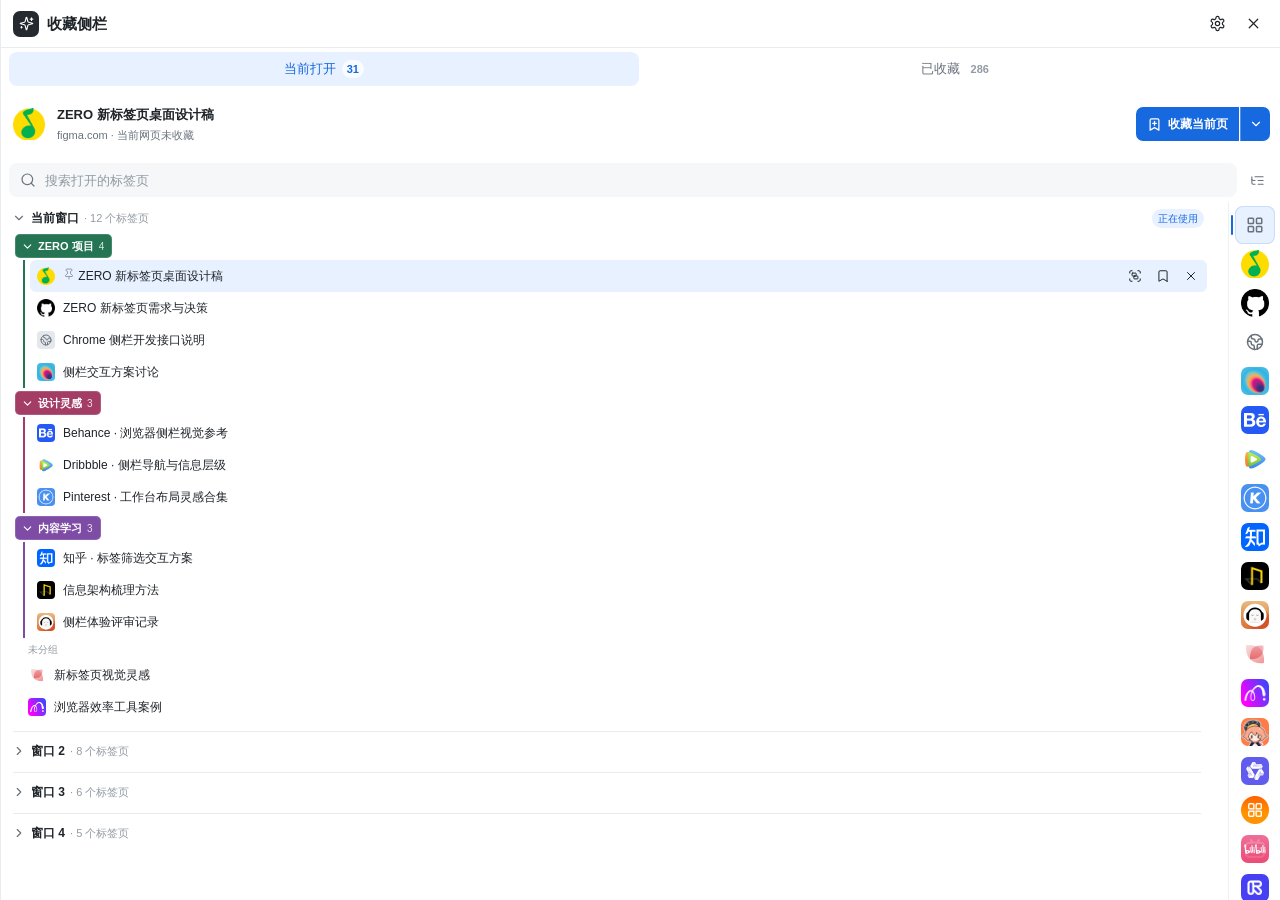
<file: side-panel-demo.html>
<!doctype html>
<html lang="zh-CN">
<head>
  <meta charset="utf-8">
  <meta name="viewport" content="width=device-width, initial-scale=1">
  <title>ZERO 收藏侧栏原型</title>
  <link rel="icon" href="data:,">
  <link rel="stylesheet" href="side-panel-demo.css?v=20260807-white-density-1">
</head>
<body data-ui-state="default">
  <main class="side-panel" data-dl-composition="browser-side-panel" aria-label="ZERO 收藏侧栏">
    <header class="panel-header" data-dl-module="side-panel-header">
      <div class="panel-brand"><span class="brand-mark" aria-hidden="true"><i data-lucide="sparkles"></i></span><strong>收藏侧栏</strong></div>
      <div class="header-actions">
        <button class="icon-button" id="panel-settings" type="button" aria-label="打开侧栏设置" aria-haspopup="dialog" aria-expanded="false" aria-controls="side-settings-panel" data-tooltip="侧栏设置"><i data-lucide="settings"></i></button>
        <button class="icon-button" id="close-panel" type="button" aria-label="关闭侧栏" data-tooltip="关闭侧栏"><i data-lucide="x"></i></button>
      </div>
    </header>

    <nav class="mode-tabs" role="tablist" aria-label="侧栏内容">
      <button class="mode-tab is-active" id="tab-open" type="button" role="tab" aria-selected="true" aria-controls="view-open" data-mode="open"><span>当前打开</span><small id="open-count">12</small></button>
      <button class="mode-tab" id="tab-saved" type="button" role="tab" aria-selected="false" aria-controls="view-saved" data-mode="saved"><span>已收藏</span><small id="saved-count">286</small></button>
    </nav>

    <section class="current-page" id="current-page" data-dl-module="current-page-status" aria-label="当前网页收藏状态">
      <img class="current-favicon" src="assets/figma/site-01.png" alt="Figma">
      <div class="current-copy">
        <strong>Duck Newtab Desktop</strong>
        <span id="current-page-meta">figma.com · 当前网页未收藏</span>
      </div>
      <div class="current-actions" id="current-actions">
        <button class="save-current-button" id="save-current" type="button"><i data-lucide="bookmark-plus"></i><span>收藏当前页</span></button>
        <button class="save-options-button" id="save-options" type="button" aria-label="保存前选择收藏夹和标签" aria-haspopup="dialog" aria-expanded="false" data-tooltip="选择收藏位置"><i data-lucide="chevron-down"></i></button>
      </div>
    </section>

    <section class="panel-view is-active" id="view-open" role="tabpanel" aria-labelledby="tab-open" data-view="open">
      <div class="view-toolbar open-toolbar">
        <label class="search-control"><i data-lucide="search"></i><input id="open-search" type="search" placeholder="搜索打开的标签页" aria-label="搜索打开的标签页"><button class="clear-search" type="button" data-clear="open" aria-label="清除标签页搜索" hidden><i data-lucide="x"></i></button></label>
        <div class="open-toolbar-actions" aria-label="窗口与标签组显示控制">
          <button class="icon-button compact-toolbar-button" id="toggle-all-open" type="button" aria-label="全部展开" data-tooltip="全部展开"><i data-lucide="list-tree"></i></button>
        </div>
      </div>
      <div class="open-layout">
        <div class="open-scroll" id="window-list" data-collection="browser-windows" aria-live="polite"></div>
        <aside class="site-rail open-site-rail" id="open-site-rail" aria-label="按站点筛选打开的标签页"></aside>
      </div>
    </section>

    <section class="panel-view" id="view-saved" role="tabpanel" aria-labelledby="tab-saved" data-view="saved" hidden>
      <div class="saved-toolbar" data-dl-module="saved-retrieval-toolbar">
        <div class="saved-search-row">
          <label class="search-control saved-search"><i data-lucide="search"></i><input id="saved-search" type="search" placeholder="搜索已收藏内容" aria-label="搜索已收藏内容"><button class="clear-search" type="button" data-clear="saved" aria-label="清除收藏搜索" hidden><i data-lucide="x"></i></button></label>
        </div>
        <div class="tag-shortcuts" aria-label="最近使用的标签">
          <button class="tag-filter-trigger" id="tag-filter-trigger" type="button" aria-haspopup="dialog" aria-expanded="false" aria-controls="tag-filter-panel"><i data-lucide="tags"></i><span>标签</span></button>
          <div class="recent-tags" id="recent-tags"></div>
          <span class="result-count" id="result-count">12 条</span>
        </div>
      </div>

      <div class="saved-layout">
        <div class="saved-workspace" id="saved-workspace">
          <section class="folder-pane" aria-label="收藏夹结构">
            <div class="folder-pane-toolbar">
              <div class="pane-title"><i data-lucide="folders"></i><strong>收藏夹</strong><small id="folder-tree-count">0</small></div>
              <button class="icon-button pane-toolbar-button" id="toggle-folder-tree" type="button" aria-label="全部收起收藏夹" data-tooltip="全部收起"><i data-lucide="list-collapse"></i></button>
            </div>
            <div class="folder-tree" id="folder-tree" role="tree" aria-label="收藏夹树"></div>
          </section>

          <div class="saved-splitter" id="saved-splitter" role="separator" aria-label="调整收藏夹与网站列表高度" aria-orientation="horizontal" aria-valuemin="112" aria-valuemax="520" aria-valuenow="250" tabindex="0"><span></span></div>

          <section class="bookmark-region" aria-label="当前收藏夹的网站">
            <div class="bookmark-pane-toolbar" id="bookmark-pane-toolbar">
              <div class="pane-title selected-folder-title" id="selected-folder-title"></div>
              <button class="icon-button pane-toolbar-button sort-trigger" id="sort-trigger" type="button" aria-label="排序：最近保存" aria-haspopup="menu" aria-expanded="false" data-tooltip="排序"><i data-lucide="arrow-down-wide-narrow"></i></button>
            </div>
            <div class="active-filter-summary" id="active-filter-summary" hidden></div>
            <div class="bookmark-list" id="bookmark-list" data-collection="bookmarks" aria-live="polite"></div>
          </section>
        </div>

        <aside class="site-rail" id="site-rail" aria-label="按站点筛选"></aside>
      </div>
    </section>

    <div class="overlay-backdrop" id="overlay-backdrop" hidden></div>

    <section class="tag-filter-panel" id="tag-filter-panel" role="dialog" aria-label="标签筛选" hidden>
      <header><div><strong>标签筛选</strong><span>继续缩小当前范围</span></div><button class="icon-button" id="close-tag-panel" type="button" aria-label="关闭标签筛选"><i data-lucide="x"></i></button></header>
      <label class="search-control tag-search"><i data-lucide="search"></i><input id="tag-search" type="search" placeholder="搜索标签" aria-label="搜索标签"></label>
      <div class="tag-filter-list" id="tag-filter-list"></div>
    </section>

    <div class="sort-menu" id="sort-menu" role="menu" aria-label="选择排序方式" hidden>
      <button type="button" role="menuitemradio" aria-checked="true" data-sort="time"><i data-lucide="clock-3"></i><span>最近保存</span><i data-lucide="check"></i></button>
      <button type="button" role="menuitemradio" aria-checked="false" tabindex="-1" data-sort="name"><i data-lucide="arrow-down-a-z"></i><span>名称</span><i data-lucide="check"></i></button>
    </div>

    <div class="tab-group-menu" id="tab-group-menu" role="menu" aria-label="整理标签页分组" hidden></div>

    <section class="save-options-panel" id="save-options-panel" role="dialog" aria-label="选择收藏位置" hidden>
      <header><strong>收藏当前页</strong><button class="icon-button" id="close-save-options" type="button" aria-label="关闭收藏设置"><i data-lucide="x"></i></button></header>
      <label class="field-label"><span>收藏夹</span><select id="save-folder"><option>未分类</option><option selected>设计资料</option><option>产品研究</option><option>稍后阅读</option></select></label>
      <fieldset><legend>标签</legend><div class="save-tag-options"><label><input type="checkbox" value="视觉" checked><span>视觉</span></label><label><input type="checkbox" value="组件"><span>组件</span></label><label><input type="checkbox" value="产品"><span>产品</span></label></div></fieldset>
      <button class="primary-command" id="confirm-save-options" type="button">收藏并整理</button>
    </section>

    <section class="side-settings-panel" id="side-settings-panel" role="dialog" aria-modal="true" aria-label="侧栏设置" hidden>
      <header><strong>侧栏设置</strong><button class="icon-button" id="close-side-settings" type="button" aria-label="关闭侧栏设置"><i data-lucide="x"></i></button></header>
      <div class="settings-body">
        <fieldset>
          <legend>点击扩展图标时</legend>
          <label class="setting-option"><input type="radio" name="default-entry" value="popup" checked><span><strong>快速收藏</strong><small>打开 Popup，并立即收藏当前网页</small></span><i data-lucide="check"></i></label>
          <label class="setting-option"><input type="radio" name="default-entry" value="side-panel"><span><strong>打开侧栏</strong><small>直接打开或聚焦浏览器右侧栏</small></span><i data-lucide="check"></i></label>
        </fieldset>
        <p class="settings-note">从 Popup 点击一次“打开侧栏”不会自动修改这里。</p>
      </div>
    </section>

    <div class="toast" id="side-toast" role="status" aria-live="polite" aria-atomic="true"></div>
    <div class="tooltip" id="side-tooltip" role="tooltip" hidden></div>
  </main>

  <template id="tab-row-template">
    <div class="browser-tab-row" data-collection-item="browser-tab">
      <button class="tab-main-action" type="button" data-action="activate-tab"><span class="favicon-slot"></span><span class="tab-copy"><strong data-field="title"></strong></span></button>
      <div class="tab-row-actions"><button class="row-icon-button save-tab-action" type="button" data-action="save-tab"></button><button class="row-icon-button close-tab-action" type="button" data-action="close-tab" aria-label="关闭标签页"><i data-lucide="x"></i></button></div>
    </div>
  </template>

  <template id="bookmark-row-template">
    <article class="bookmark-row" data-collection-item="bookmark">
      <button class="bookmark-main" type="button" data-action="open-bookmark"><span class="favicon-slot"></span><span class="bookmark-copy"><strong data-field="title"></strong><small data-field="domain"></small><span class="bookmark-tags" data-field="tags"></span></span></button>
      <button class="row-icon-button bookmark-more" type="button" data-action="bookmark-menu" aria-label="更多操作"><i data-lucide="ellipsis"></i></button>
    </article>
  </template>

  <script src="assets/lucide.min.js"></script>
  <script src="side-panel-demo.js?v=20260807-push-layout-1"></script>
</body>
</html>
</file>
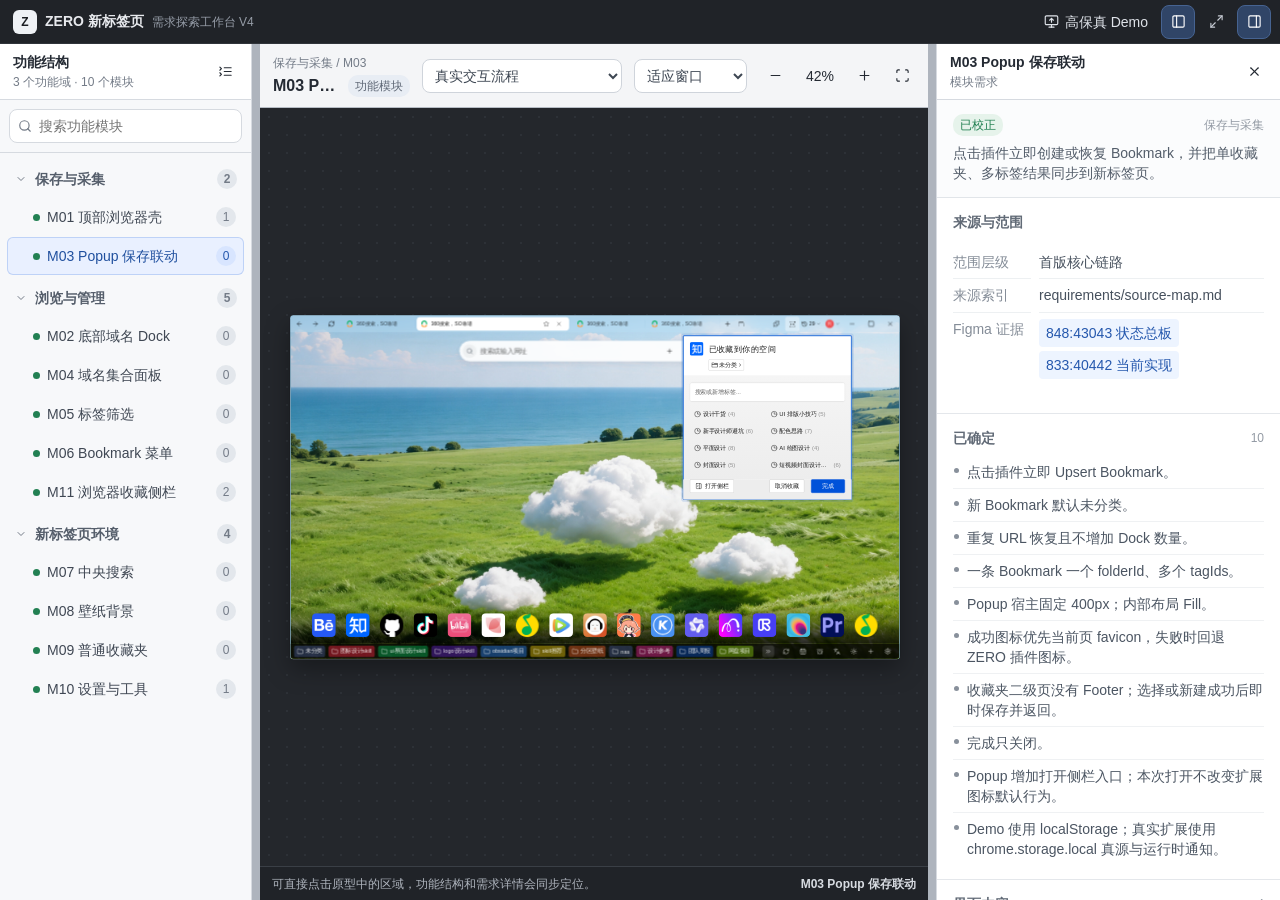
<file: workbench-v4.html>
<!doctype html>
<html lang="zh-CN">
<head>
  <meta charset="utf-8">
  <meta name="viewport" content="width=device-width, initial-scale=1">
  <title>ZERO 新标签页 - 需求探索工作台 V4</title>
  <link rel="icon" href="assets/figma/tabbar/ai-assistant.svg">
  <style>
    :root {
      --topbar-h: 44px;
      --left-w: 252px;
      --right-w: 344px;
      --bg: #d9dde2;
      --panel: #f7f8fa;
      --panel-strong: #ffffff;
      --canvas: #24272c;
      --canvas-grid: #2d3137;
      --text: #242a33;
      --muted: #737b87;
      --line: #d6dae0;
      --line-strong: #bcc2ca;
      --accent: #2867d8;
      --accent-soft: #e9f0ff;
      --done: #228052;
      --wait: #b66a15;
      --danger: #b53931;
      --shadow: 0 18px 46px rgba(17, 24, 34, 0.24);
      --radius: 7px;
      --type-ui: 14px;
      --type-ui-line: 20px;
      --type-aux: 12px;
      --type-aux-line: 18px;
      --control-h: 34px;
      --icon-control: 34px;
      --focus-ring: 0 0 0 3px rgba(40, 103, 216, 0.24);
      --disabled: #a8afb8;
    }

    * { box-sizing: border-box; }
    html, body { width: 100%; height: 100%; }
    body {
      margin: 0;
      min-width: 0;
      overflow: hidden;
      color: var(--text);
      background: var(--bg);
      font-family: -apple-system, BlinkMacSystemFont, "Segoe UI", "PingFang SC", "Microsoft YaHei", sans-serif;
      letter-spacing: 0;
    }

    button, input, select, textarea { font: inherit; }
    button { color: inherit; }

    .app {
      height: 100%;
      display: grid;
      grid-template-rows: var(--topbar-h) minmax(0, 1fr);
    }

    .topbar {
      z-index: 20;
      display: flex;
      align-items: center;
      justify-content: space-between;
      gap: 16px;
      padding: 0 9px 0 13px;
      border-bottom: 1px solid #30343a;
      background: #202328;
      color: #e7e9ed;
    }

    .brand {
      min-width: 0;
      display: flex;
      align-items: center;
      gap: 8px;
      white-space: nowrap;
      font-size: 13px;
      font-weight: 650;
    }

    .brand-mark {
      width: 21px;
      height: 21px;
      border-radius: 6px;
      display: grid;
      place-items: center;
      background: #eef1f5;
      color: #1a1d22;
      font-size: 10px;
      font-weight: 800;
    }

    .brand-version {
      color: #969da8;
      font-size: 11px;
      font-weight: 500;
    }

    .actions, .toolbar-group, .module-main, .section-heading, .status-line {
      display: flex;
      align-items: center;
    }

    .actions, .toolbar-group { gap: 4px; }

    .icon-btn, .text-btn {
      height: 29px;
      border: 1px solid transparent;
      border-radius: 6px;
      display: inline-flex;
      align-items: center;
      justify-content: center;
      gap: 6px;
      padding: 0 8px;
      background: transparent;
      cursor: pointer;
      font-size: 11px;
    }

    .icon-btn { width: 29px; padding: 0; }
    .icon-btn svg, .text-btn svg { width: 15px; height: 15px; stroke-width: 1.8; }
    .icon-btn:hover, .text-btn:hover { background: rgba(119, 127, 139, 0.13); }
    .topbar .icon-btn { color: #c6cbd3; }
    .topbar .icon-btn:hover { border-color: #454a52; background: #30343a; color: #fff; }
    .topbar .icon-btn[aria-pressed="true"] { border-color: #466391; background: #304567; color: #fff; }
    .topbar .text-btn { color: #dfe3e9; text-decoration: none; }
    .topbar .text-btn:hover { border-color: #454a52; background: #30343a; color: #fff; }

    .workspace {
      min-height: 0;
      display: grid;
      position: relative;
      grid-template-columns: minmax(218px, var(--left-w)) 8px minmax(0, 1fr) 8px minmax(286px, var(--right-w));
    }

    .pane { min-width: 0; min-height: 0; overflow: hidden; background: var(--panel); }
    .left-pane { display: grid; grid-template-rows: auto auto minmax(0, 1fr); border-right: 1px solid var(--line); }
    .right-pane { display: grid; grid-template-rows: auto minmax(0, 1fr); border-left: 1px solid var(--line); }
    .center-pane { min-width: 0; min-height: 0; display: grid; grid-template-rows: auto minmax(0, 1fr) auto; background: var(--canvas); }

    .resizer { position: relative; z-index: 10; cursor: col-resize; background: #aeb4bd; }
    .resizer::after { content: ""; position: absolute; inset: 0 1px; }
    .resizer:hover::after, .resizer.is-dragging::after { background: var(--accent); }

    body.left-hidden .workspace { grid-template-columns: 0 0 minmax(0, 1fr) 8px minmax(286px, var(--right-w)); }
    body.right-hidden .workspace { grid-template-columns: minmax(218px, var(--left-w)) 8px minmax(0, 1fr) 0 0; }
    body.left-hidden.right-hidden .workspace { grid-template-columns: 0 0 minmax(0, 1fr) 0 0; }
    body.left-hidden .left-pane, body.left-hidden .left-resizer,
    body.right-hidden .right-pane, body.right-hidden .right-resizer { visibility: hidden; pointer-events: none; }
    body.left-hidden .left-resizer, body.right-hidden .right-resizer { display: none; }

    .pane-head {
      min-height: 50px;
      display: flex;
      align-items: center;
      justify-content: space-between;
      gap: 8px;
      padding: 8px 9px 8px 13px;
      border-bottom: 1px solid var(--line);
      background: var(--panel-strong);
    }

    .pane-title { min-width: 0; }
    .pane-title strong { display: block; overflow: hidden; text-overflow: ellipsis; white-space: nowrap; font-size: 13px; }
    .pane-title span { display: block; margin-top: 2px; color: var(--muted); font-size: 10px; }

    .search-area { padding: 9px; border-bottom: 1px solid var(--line); }
    .search-wrap { position: relative; }
    .search-wrap svg { position: absolute; left: 9px; top: 50%; width: 14px; height: 14px; transform: translateY(-50%); color: var(--muted); pointer-events: none; }
    .search-input {
      width: 100%;
      height: 31px;
      border: 1px solid var(--line);
      border-radius: 6px;
      padding: 0 9px 0 29px;
      outline: none;
      background: #fff;
      color: var(--text);
      font-size: 11px;
    }
    .search-input:focus { border-color: var(--accent); box-shadow: 0 0 0 2px rgba(40, 103, 216, 0.11); }

    .feature-scroll, .inspector-scroll { min-height: 0; overflow: auto; }
    .feature-scroll { padding: 8px 7px 24px; }
    .feature-tree, .feature-tree ul { margin: 0; padding: 0; list-style: none; }
    .feature-group + .feature-group { margin-top: 5px; }

    .group-button, .module-button {
      width: 100%;
      border: 1px solid transparent;
      border-radius: 6px;
      display: grid;
      align-items: center;
      background: transparent;
      cursor: pointer;
      text-align: left;
    }

    .group-button {
      min-height: 29px;
      grid-template-columns: 17px minmax(0, 1fr) auto;
      gap: 4px;
      padding: 3px 6px;
      color: #555e6b;
      font-size: 11px;
      font-weight: 700;
    }

    .module-button {
      min-height: 32px;
      grid-template-columns: minmax(0, 1fr) auto;
      gap: 6px;
      margin-top: 1px;
      padding: 4px 7px 4px 25px;
      color: #3f4753;
      font-size: 11px;
    }

    .group-button:hover, .module-button:hover { background: #eceff3; }
    .module-button.is-active { border-color: rgba(40, 103, 216, 0.22); background: var(--accent-soft); color: #1f4f9e; }
    .chevron { width: 14px; height: 14px; display: grid; place-items: center; color: #737b87; }
    .chevron svg { width: 12px; height: 12px; transition: transform 120ms ease; }
    .group-button[aria-expanded="false"] .chevron svg { transform: rotate(-90deg); }
    .feature-children[hidden] { display: none; }
    .module-main { min-width: 0; gap: 7px; }
    .module-name { min-width: 0; overflow: hidden; text-overflow: ellipsis; white-space: nowrap; }
    .status-dot { width: 7px; height: 7px; border-radius: 50%; flex: 0 0 auto; background: var(--wait); }
    .status-dot.done { background: var(--done); }
    .question-count { min-width: 17px; height: 17px; border-radius: 9px; display: grid; place-items: center; padding: 0 4px; background: #e3e7ec; color: #737b87; font-size: 9px; }
    .module-button.is-active .question-count { background: #d8e5ff; color: #2457ad; }
    .empty-tree { padding: 24px 10px; color: var(--muted); text-align: center; font-size: 11px; }

    .canvas-toolbar {
      min-height: 54px;
      display: grid;
      grid-template-columns: minmax(0, 1fr) auto auto auto;
      grid-template-areas: "title state viewport zoom";
      align-items: center;
      gap: 12px;
      padding: 6px 9px 6px 13px;
      border-bottom: 1px solid #b7bdc5;
      background: #f4f5f7;
    }

    .canvas-title { min-width: 0; grid-area: title; }
    .breadcrumb { overflow: hidden; text-overflow: ellipsis; white-space: nowrap; color: var(--muted); font-size: 9px; }
    .canvas-title-line { min-width: 0; display: flex; align-items: center; gap: 7px; margin-top: 2px; }
    .canvas-title-line h1 { margin: 0; overflow: hidden; text-overflow: ellipsis; white-space: nowrap; font-size: 14px; line-height: 1.3; }
    .selection-chip { flex: 0 0 auto; border-radius: 10px; padding: 2px 7px; background: #e8edf4; color: #606977; font-size: 9px; }
    .selection-chip.element { background: #e9f0ff; color: #2457ad; }

    .viewport-select {
      height: 29px;
      border: 1px solid #cfd4db;
      border-radius: 6px;
      padding: 0 27px 0 8px;
      outline: none;
      background: #fff;
      color: #3e4753;
      font-size: 10px;
      cursor: pointer;
    }
    .viewport-select:focus { border-color: var(--accent); }
    .popup-state-select { min-width: 156px; grid-area: state; }
    #viewport-select { grid-area: viewport; }
    .canvas-toolbar > .toolbar-group { grid-area: zoom; }
    .zoom-value { min-width: 45px; }

    @media (max-width: 1200px) {
      .canvas-toolbar {
        min-height: 86px;
        grid-template-columns: minmax(0, 1fr) auto;
        grid-template-areas: "title zoom" "state viewport";
        gap: 6px 10px;
      }
    }

    @media (max-width: 900px) {
      .canvas-toolbar {
        min-height: 116px;
        grid-template-areas: "title title" "state viewport" "zoom zoom";
      }
      .canvas-toolbar > .toolbar-group { justify-self: end; }
    }

    .canvas-scroll {
      position: relative;
      min-height: 0;
      overflow: auto;
      background-color: var(--canvas);
      background-image: radial-gradient(var(--canvas-grid) 0.75px, transparent 0.75px);
      background-size: 18px 18px;
    }

    .canvas-viewport { min-width: 100%; min-height: 100%; display: grid; place-items: center; padding: 30px; }
    .scale-wrap { position: relative; width: max-content; height: max-content; }

    .prototype-frame {
      position: relative;
      width: 1440px;
      height: 813px;
      overflow: hidden;
      border: 1px solid #11161d;
      border-radius: 8px;
      background: #cdd6de;
      box-shadow: 0 22px 58px rgba(0, 0, 0, 0.34);
      isolation: isolate;
      transform-origin: top left;
    }

    .prototype-frame iframe {
      width: 100%;
      height: 100%;
      border: 0;
      display: block;
      background: #7db8d6;
    }

    .wallpaper {
      position: absolute;
      inset: 0;
      border: 0;
      padding: 0;
      background: url("assets/latest-cloud-field-wallpaper.jpg") center center / cover no-repeat;
      cursor: pointer;
    }
    .wallpaper::after { content: ""; position: absolute; inset: 0; background: rgba(8, 22, 31, 0.06); }

    .browser-bar {
      position: absolute;
      z-index: 20;
      inset: 0 0 auto;
      height: 42px;
      display: flex;
      align-items: center;
      gap: 8px;
      padding: 4px 11px;
      border: 0;
      border-bottom: 1px solid rgba(255, 255, 255, 0.48);
      background: rgba(224, 236, 243, 0.77);
      backdrop-filter: blur(18px) saturate(1.08);
      color: #3a4653;
      cursor: pointer;
    }

    .browser-bar.is-selected-surface { box-shadow: inset 0 -3px 0 var(--accent); }
    .browser-nav { display: flex; align-items: center; gap: 2px; }
    .nav-icon { width: 28px; height: 30px; display: grid; place-items: center; border-radius: 6px; }
    .nav-icon svg { width: 15px; height: 15px; }
    .tab-strip { min-width: 0; flex: 1; display: flex; align-items: center; gap: 7px; }
    .browser-tab {
      min-width: 150px;
      max-width: 270px;
      height: 34px;
      flex: 1 1 190px;
      border: 1px solid rgba(255, 255, 255, 0.54);
      border-radius: 8px;
      display: flex;
      align-items: center;
      gap: 8px;
      padding: 0 11px;
      background: rgba(255, 255, 255, 0.35);
      color: #53606e;
      font-size: 11px;
    }
    .browser-tab.active { background: rgba(255, 255, 255, 0.9); color: #2b3541; }
    .browser-tab span { overflow: hidden; text-overflow: ellipsis; white-space: nowrap; }
    .browser-actions { display: flex; align-items: center; gap: 4px; }
    .scene-icon-btn {
      width: 36px;
      height: 36px;
      border: 1px solid rgba(255, 255, 255, 0.52);
      border-radius: 7px;
      display: grid;
      place-items: center;
      background: rgba(255, 255, 255, 0.36);
      color: #394655;
      cursor: pointer;
    }
    .scene-icon-btn:hover, .scene-icon-btn.is-active { background: rgba(255, 255, 255, 0.92); }
    .scene-icon-btn.is-selected-surface { outline: 3px solid rgba(40, 103, 216, 0.42); outline-offset: 2px; }
    .scene-icon-btn svg { width: 16px; height: 16px; }

    .search-box {
      position: absolute;
      z-index: 8;
      left: 50%;
      top: 54px;
      width: min(480px, 36%);
      height: 44px;
      transform: translateX(-50%);
      border: 1px solid rgba(255, 255, 255, 0.84);
      border-radius: 999px;
      display: flex;
      align-items: center;
      gap: 10px;
      padding: 0 15px;
      background: rgba(255, 255, 255, 0.9);
      color: #6c7581;
      box-shadow: 0 14px 34px rgba(17, 28, 38, 0.16);
      backdrop-filter: blur(10px);
      cursor: pointer;
    }
    .search-box.is-selected-surface { outline: 3px solid rgba(40, 103, 216, 0.46); outline-offset: 3px; }
    .search-box svg { width: 17px; height: 17px; }
    .search-copy { flex: 1; text-align: left; font-size: 12px; }
    .search-tools { display: flex; align-items: center; gap: 6px; }
    .search-tool { width: 28px; height: 28px; border-radius: 6px; display: grid; place-items: center; color: #525e6d; }

    .search-suggestions {
      position: absolute;
      z-index: 9;
      left: 50%;
      top: 106px;
      width: min(480px, 36%);
      transform: translateX(-50%);
      border: 1px solid rgba(207, 214, 222, 0.88);
      border-radius: 8px;
      overflow: hidden;
      background: rgba(255, 255, 255, 0.96);
      box-shadow: 0 16px 38px rgba(17, 28, 38, 0.2);
    }
    .suggestion { min-height: 38px; display: flex; align-items: center; gap: 9px; padding: 0 13px; border-bottom: 1px solid #edf0f3; color: #4e5865; font-size: 11px; }
    .suggestion:last-child { border-bottom: 0; }

    .folder-rail {
      position: absolute;
      z-index: 10;
      left: 22px;
      right: 22px;
      bottom: 108px;
      min-height: 34px;
      display: flex;
      align-items: center;
      gap: 6px;
      overflow: hidden;
      padding: 4px 5px;
      border-radius: 7px;
      background: rgba(22, 31, 35, 0.28);
      backdrop-filter: blur(7px);
      cursor: pointer;
    }
    .folder-rail.is-selected-surface { outline: 3px solid rgba(40, 103, 216, 0.52); outline-offset: 2px; }
    .folder-chip { height: 26px; flex: 0 0 auto; border: 1px solid rgba(255, 255, 255, 0.18); border-radius: 5px; display: inline-flex; align-items: center; gap: 5px; padding: 0 9px; background: rgba(255, 255, 255, 0.12); color: #fff; font-size: 10px; }

    .dock {
      position: absolute;
      z-index: 11;
      left: 0;
      right: 0;
      bottom: 0;
      min-height: 98px;
      display: flex;
      align-items: end;
      gap: 12px;
      padding: 11px 20px 16px;
      border: 0;
      background: rgba(15, 23, 27, 0.6);
      backdrop-filter: blur(13px) saturate(1.06);
      cursor: pointer;
    }
    .dock.is-selected-surface { box-shadow: inset 0 3px 0 var(--accent); }
    .dock-logo {
      position: relative;
      width: 56px;
      border: 0;
      display: grid;
      justify-items: center;
      gap: 4px;
      padding: 0;
      background: transparent;
      color: #fff;
      cursor: pointer;
      font-size: 10px;
    }
    .dock-logo-icon { width: 48px; height: 48px; border-radius: 11px; display: grid; place-items: center; color: #fff; font-size: 16px; font-weight: 750; transition: transform 120ms ease; }
    .dock-logo:hover .dock-logo-icon { transform: translateY(-4px); }
    .dock-logo.is-selected-surface .dock-logo-icon { outline: 3px solid rgba(98, 157, 255, 0.86); outline-offset: 3px; }
    .dock-count { position: absolute; top: -5px; right: 0; min-width: 18px; height: 18px; border-radius: 9px; display: grid; place-items: center; padding: 0 4px; background: #2f73eb; color: #fff; font-size: 9px; }
    .dock-actions { margin-left: auto; align-self: center; display: flex; align-items: center; gap: 5px; }
    .dock-action { width: 31px; height: 31px; border: 1px solid rgba(255, 255, 255, 0.13); border-radius: 6px; display: grid; place-items: center; background: rgba(255, 255, 255, 0.1); color: #fff; cursor: pointer; }
    .dock-action:hover, .dock-action.is-active, .dock-action.is-selected-surface { background: rgba(255, 255, 255, 0.22); }
    .dock-action svg { width: 14px; height: 14px; }

    .floating-panel {
      position: absolute;
      z-index: 30;
      border: 1px solid #cbd1d8;
      border-radius: 8px;
      overflow: hidden;
      background: rgba(255, 255, 255, 0.98);
      box-shadow: var(--shadow);
      color: #29323d;
    }
    .floating-panel.is-selected-surface { outline: 3px solid rgba(40, 103, 216, 0.45); outline-offset: 3px; }
    .floating-head { min-height: 43px; display: flex; align-items: center; justify-content: space-between; gap: 10px; padding: 0 13px; border-bottom: 1px solid #dce1e6; background: #f7f8fa; font-size: 12px; font-weight: 700; }
    .floating-head small { color: #7a828d; font-size: 9px; font-weight: 500; }
    .floating-body { padding: 13px; }

    .save-panel { top: 79px; right: 24px; width: 365px; }
    .form-field {
      width: 100%;
      min-height: 38px;
      border: 1px solid #d5dae0;
      border-radius: 6px;
      display: grid;
      grid-template-columns: 70px minmax(0, 1fr);
      align-items: center;
      gap: 7px;
      margin-bottom: 8px;
      padding: 0 9px;
      background: #fff;
      color: #4f5966;
      cursor: pointer;
      text-align: left;
      font-size: 10px;
    }
    .form-field:hover, .form-field.is-selected-element { border-color: #6e9cee; box-shadow: 0 0 0 2px rgba(40, 103, 216, 0.1); }
    .field-label { color: #858d98; }
    .field-value { overflow: hidden; text-overflow: ellipsis; white-space: nowrap; }
    .tag-editor { width: 100%; border: 1px solid #d5dae0; border-radius: 6px; margin-bottom: 8px; padding: 8px 9px; background: #fff; cursor: pointer; text-align: left; }
    .tag-editor:hover, .tag-editor.is-selected-element { border-color: #6e9cee; box-shadow: 0 0 0 2px rgba(40, 103, 216, 0.1); }
    .field-caption { display: block; margin-bottom: 7px; color: #858d98; font-size: 10px; }
    .tag-row { display: flex; flex-wrap: wrap; gap: 5px; }
    .tag { min-height: 23px; border: 1px solid #d8dde3; border-radius: 12px; display: inline-flex; align-items: center; padding: 0 8px; background: #f2f4f6; color: #586270; font-size: 9px; }
    .popup-status { display: flex; align-items: center; gap: 8px; min-height: 38px; margin-bottom: 8px; padding: 0 9px; border: 1px solid #cfe6d6; border-radius: 6px; background: #f1fbf4; color: #25643a; font-size: 10px; font-weight: 650; }
    .popup-status svg { width: 15px; height: 15px; }
    .popup-search { width: 100%; height: 34px; margin-bottom: 8px; border: 1px solid #d5dae0; border-radius: 6px; display: flex; align-items: center; gap: 7px; padding: 0 9px; background: #fff; color: #8a929c; font-size: 10px; }
    .popup-search svg { width: 14px; height: 14px; }
    .popup-tag-grid { display: grid; grid-template-columns: 1fr 1fr; gap: 6px; margin-bottom: 10px; }
    .popup-tag-option { min-height: 30px; border: 1px solid #d8dde3; border-radius: 6px; display: flex; align-items: center; gap: 6px; padding: 0 8px; background: #fff; color: #5b6571; font-size: 9px; }
    .popup-tag-option.is-on { border-color: #9db9ec; background: #edf4ff; color: #2457ad; }
    .popup-footer { display: grid; grid-template-columns: 1fr auto; gap: 8px; padding-top: 10px; border-top: 1px solid #e2e6ea; }
    .popup-link, .popup-done { height: 34px; border-radius: 6px; cursor: pointer; font-size: 10px; }
    .popup-link { border: 1px solid transparent; padding: 0 7px; text-align: left; background: transparent; color: #a43f3f; }
    .popup-link:hover, .popup-link.is-selected-element { background: #fff1f1; }
    .popup-done { min-width: 72px; border: 0; padding: 0 14px; background: var(--accent); color: #fff; font-weight: 650; }
    .popup-done:hover, .popup-done.is-selected-element { background: #235bc0; box-shadow: 0 0 0 3px rgba(40, 103, 216, 0.18); }
    .primary-action { width: 100%; height: 36px; border: 0; border-radius: 6px; background: var(--accent); color: #fff; cursor: pointer; font-weight: 650; font-size: 11px; }
    .primary-action:hover, .primary-action.is-selected-element { background: #235bc0; box-shadow: 0 0 0 3px rgba(40, 103, 216, 0.18); }

    .collection-panel { left: 50%; bottom: 118px; width: min(790px, 72%); transform: translateX(-50%); }
    .collection-layout { display: grid; grid-template-columns: minmax(0, 1fr) 176px; gap: 12px; }
    .saved-list { min-width: 0; }
    .saved-item { min-height: 58px; display: grid; grid-template-columns: 36px minmax(0, 1fr) auto auto; align-items: center; gap: 9px; padding: 7px 5px; border-bottom: 1px solid #e5e8ec; cursor: pointer; }
    .saved-item:last-child { border-bottom: 0; }
    .saved-item:hover { background: #f4f6f8; }
    .saved-item.is-hidden { display: none; }
    .saved-icon { width: 34px; height: 34px; border-radius: 8px; display: grid; place-items: center; background: #171c23; color: #fff; font-weight: 750; }
    .saved-copy { min-width: 0; }
    .saved-title { overflow: hidden; text-overflow: ellipsis; white-space: nowrap; font-size: 10px; font-weight: 650; }
    .saved-sub { margin-top: 3px; overflow: hidden; text-overflow: ellipsis; white-space: nowrap; color: #7d8590; font-size: 9px; }
    .item-more { width: 27px; height: 27px; border: 0; border-radius: 5px; display: grid; place-items: center; background: transparent; color: #707985; cursor: pointer; }
    .item-more:hover, .item-more.is-selected-element { background: #e9edf1; color: #2f3945; }
    .facet-list { border-left: 1px solid #e1e5e9; padding-left: 10px; }
    .facet-button { width: 100%; height: 33px; border: 1px solid transparent; border-radius: 6px; display: flex; align-items: center; justify-content: space-between; padding: 0 8px; background: transparent; color: #56606d; cursor: pointer; font-size: 10px; }
    .facet-button:hover, .facet-button.is-active, .facet-button.is-selected-element { border-color: #cbd9f3; background: var(--accent-soft); color: #2457ad; }

    .context-menu { position: absolute; z-index: 42; right: 58px; bottom: 188px; width: 190px; border: 1px solid #cbd1d8; border-radius: 7px; padding: 5px; background: #fff; box-shadow: 0 16px 38px rgba(18, 26, 37, 0.22); }
    .context-item { min-height: 30px; border-radius: 5px; display: flex; align-items: center; gap: 8px; padding: 0 8px; color: #414b57; font-size: 10px; }
    .context-item:hover { background: #eef1f4; }
    .context-item.danger { color: var(--danger); }
    .context-rule { margin-top: 4px; padding: 7px 8px 3px; border-top: 1px solid #e2e6ea; color: #7e8691; font-size: 9px; line-height: 1.45; }

    .settings-panel { right: 22px; bottom: 110px; width: 250px; }
    .setting-row { min-height: 39px; display: grid; grid-template-columns: minmax(0, 1fr) auto; align-items: center; gap: 10px; border-bottom: 1px solid #e8ebee; color: #4b5562; font-size: 10px; }
    .setting-row:last-child { border-bottom: 0; }
    .mini-control { height: 26px; border: 1px solid #d6dbe1; border-radius: 5px; display: flex; align-items: center; gap: 3px; padding: 2px; background: #f1f3f5; }
    .mini-option { min-width: 26px; height: 20px; border: 0; border-radius: 4px; background: transparent; color: #66707c; font-size: 9px; }
    .mini-option.active { background: #fff; color: #2457ad; box-shadow: 0 1px 2px rgba(18, 26, 37, 0.1); }

    .toast { position: absolute; z-index: 60; left: 50%; bottom: 123px; min-width: 240px; height: 38px; border-radius: 7px; display: flex; align-items: center; justify-content: center; transform: translateX(-50%); background: #20262d; color: #fff; box-shadow: 0 13px 30px rgba(0,0,0,.24); font-size: 10px; }

    .canvas-statusbar { min-height: 28px; display: flex; align-items: center; justify-content: space-between; gap: 12px; padding: 0 10px; border-top: 1px solid #3a3f46; background: #202328; color: #aeb4bd; font-size: 9px; }
    .canvas-statusbar strong { color: #d8dce2; font-weight: 600; }

    .inspector-scroll { background: #fff; }
    .inspector-summary { padding: 12px 13px; border-bottom: 1px solid #e1e5e9; background: #fbfcfd; }
    .status-line { justify-content: space-between; gap: 10px; margin-bottom: 7px; }
    .status-label { border-radius: 10px; padding: 2px 7px; background: #fff1dd; color: var(--wait); font-size: 9px; }
    .status-label.done { background: #e6f3eb; color: var(--done); }
    .summary-goal { margin: 0; color: #535d6a; font-size: 10px; line-height: 1.55; }

    .inspector-section { padding: 12px 13px; border-bottom: 1px solid #e4e7eb; }
    .section-heading { justify-content: space-between; gap: 8px; margin-bottom: 8px; }
    .section-heading h2 { margin: 0; color: #626b77; font-size: 10px; font-weight: 750; }
    .section-count { color: #939aa4; font-size: 9px; }
    .requirement-list, .question-list { margin: 0; padding: 0; list-style: none; }
    .requirement-list li, .question-list li { position: relative; padding: 6px 0 6px 14px; border-bottom: 1px solid #eff1f3; color: #4b5562; font-size: 10px; line-height: 1.5; }
    .requirement-list li:last-child, .question-list li:last-child { border-bottom: 0; }
    .requirement-list li::before { content: ""; position: absolute; left: 1px; top: 12px; width: 5px; height: 5px; border-radius: 50%; background: #88909b; }
    .question-list li::before { content: "?"; position: absolute; left: 0; top: 6px; color: var(--wait); font-weight: 800; }

    .content-table { width: 100%; border-collapse: collapse; font-size: 9px; }
    .content-table th, .content-table td { padding: 7px 5px; border-bottom: 1px solid #e9ecef; text-align: left; vertical-align: top; line-height: 1.45; }
    .content-table th { color: #808894; font-weight: 650; }
    .content-table td { color: #4d5764; }
    .content-table tr:last-child td { border-bottom: 0; }
    .required-mark { color: var(--danger); }

    .property-grid { display: grid; grid-template-columns: 78px minmax(0, 1fr); gap: 0 8px; font-size: 10px; }
    .property-grid dt, .property-grid dd { margin: 0; padding: 6px 0; border-bottom: 1px solid #edf0f2; line-height: 1.45; }
    .property-grid dt { color: #858d98; }
    .property-grid dd { color: #46505d; }
    .property-grid dt:last-of-type, .property-grid dd:last-of-type { border-bottom: 0; }
    .figma-links { display: flex; flex-wrap: wrap; gap: 4px; }
    .figma-links a { border-radius: 4px; padding: 2px 5px; color: #2457ad; background: #edf4ff; text-decoration: none; }
    .figma-links a:hover { background: #dce9ff; }

    details.inspector-details { border-bottom: 1px solid #e4e7eb; background: #fff; }
    details.inspector-details summary { min-height: 40px; display: flex; align-items: center; justify-content: space-between; gap: 8px; padding: 0 13px; cursor: pointer; color: #626b77; font-size: 10px; font-weight: 700; list-style: none; }
    details.inspector-details summary::-webkit-details-marker { display: none; }
    details.inspector-details summary::after { content: "+"; color: #858d98; font-size: 14px; font-weight: 400; }
    details.inspector-details[open] summary::after { content: "−"; }
    .details-body { padding: 0 13px 12px; }
    .change-row { display: grid; grid-template-columns: 76px minmax(0, 1fr); gap: 8px; padding: 6px 0; border-bottom: 1px solid #edf0f2; color: #515b68; font-size: 9px; line-height: 1.45; }
    .change-row:last-child { border-bottom: 0; }
    .change-date { color: #8a929d; }
    .note-area { width: 100%; min-height: 130px; resize: vertical; border: 1px solid #d6dbe1; border-radius: 6px; padding: 8px; outline: none; background: #fbfcfd; color: #404a57; font-size: 10px; line-height: 1.55; }
    .note-area:focus { border-color: var(--accent); box-shadow: 0 0 0 2px rgba(40, 103, 216, 0.1); }
    .note-hint { margin: 6px 0 0; color: #8a929d; font-size: 9px; line-height: 1.45; }

    /* ZERO Workbench component and state layer. */
    :where(button, a, input, select, textarea, summary):focus-visible {
      outline: 2px solid var(--accent);
      outline-offset: 2px;
      box-shadow: none;
    }
    :where(button, .text-btn):active:not(:disabled):not([aria-disabled="true"]) {
      transform: translateY(1px);
      filter: brightness(.96);
    }
    :where(button, input, select, textarea):disabled,
    :where(button, input, select, textarea)[aria-disabled="true"] {
      color: var(--disabled);
      cursor: not-allowed;
      opacity: .62;
    }
    :where(button, [role="button"]).is-loading,
    :where(button, [role="button"])[aria-busy="true"] { cursor: progress; }
    :where(button, [role="button"]).is-loading svg,
    :where(button, [role="button"])[aria-busy="true"] svg { animation: workbench-spin .8s linear infinite; }

    .icon-btn, .text-btn {
      min-height: var(--control-h);
      height: var(--control-h);
      border-radius: 8px;
      font-size: var(--type-ui);
      line-height: var(--type-ui-line);
    }
    .icon-btn { width: var(--icon-control); min-width: var(--icon-control); }
    .brand { font-size: var(--type-ui); }
    .brand-mark { width: 24px; height: 24px; font-size: 12px; }
    .brand-version, .pane-title span, .breadcrumb, .section-count,
    .change-date, .note-hint, .canvas-statusbar, .status-label,
    .selection-chip, .question-count { font-size: var(--type-aux); line-height: var(--type-aux-line); }
    .pane-title strong, .group-button, .module-button, .search-input,
    .viewport-select, .summary-goal, .section-heading h2,
    .requirement-list li, .question-list li, .property-grid,
    details.inspector-details summary, .note-area { font-size: var(--type-ui); line-height: var(--type-ui-line); }
    .pane-title span { margin-top: 1px; }
    .search-input, .viewport-select { height: var(--control-h); border-radius: 8px; }
    .group-button { min-height: 36px; padding: 6px; }
    .module-button { min-height: 38px; padding-top: 6px; padding-bottom: 6px; }
    .question-count { min-width: 20px; height: 20px; border-radius: 10px; }
    .canvas-toolbar { min-height: 64px; }
    .canvas-title-line h1 { font-size: 16px; line-height: 24px; }
    .canvas-statusbar { min-height: 34px; padding: 6px 12px; }
    .inspector-summary, .inspector-section { padding: 14px 16px; }
    .content-table { font-size: var(--type-aux); line-height: var(--type-aux-line); }
    .content-table th, .content-table td { padding: 8px 6px; }
    .figma-links a { min-height: 28px; display: inline-flex; align-items: center; padding: 4px 7px; }
    details.inspector-details summary { min-height: 44px; padding: 0 16px; }
    .details-body { padding: 0 16px 14px; }
    .change-row { grid-template-columns: 84px minmax(0, 1fr); font-size: var(--type-aux); line-height: var(--type-aux-line); }
    .note-area { min-height: 144px; padding: 10px; }
    .resizer { width: 8px; touch-action: none; }
    .resizer::before { content: ""; position: absolute; inset: 0 -10px; }
    .resizer::after { inset: 0 3px; background: #aeb4bd; }
    .resizer:focus-visible {
      outline: 2px solid var(--accent);
      outline-offset: -2px;
      box-shadow: none;
    }

    .prototype-frame.is-loading::before {
      content: "正在载入交互原型";
      position: absolute;
      z-index: 3;
      inset: 0;
      display: grid;
      place-items: center;
      padding-top: 46px;
      color: #4e5865;
      background: rgba(238, 241, 244, .94);
      font-size: var(--type-ui);
    }
    .prototype-frame.is-loading::after {
      content: "";
      position: absolute;
      z-index: 4;
      left: 50%;
      top: 50%;
      width: 22px;
      height: 22px;
      margin: -20px 0 0 -11px;
      border: 2px solid rgba(40, 103, 216, .2);
      border-top-color: var(--accent);
      border-radius: 50%;
      animation: workbench-spin .8s linear infinite;
    }

    .ui-tooltip {
      position: fixed;
      z-index: 100;
      max-width: min(280px, calc(100vw - 24px));
      padding: 6px 8px;
      border-radius: 8px;
      color: #fff;
      background: rgba(24, 28, 34, .96);
      box-shadow: 0 8px 24px rgba(0, 0, 0, .2);
      font-size: var(--type-aux);
      line-height: var(--type-aux-line);
      pointer-events: none;
    }

    @keyframes workbench-spin { to { transform: rotate(360deg); } }

    @media (min-width: 901px) {
      body.left-hidden .left-pane, body.right-hidden .right-pane { display: none; }
    }

    @media (max-width: 1180px) {
      :root { --left-w: 232px; --right-w: 316px; }
      .brand-version { display: none; }
    }

    @media (max-width: 900px) {
      .workspace { display: grid; grid-template-columns: minmax(0, 1fr) !important; }
      .center-pane { grid-column: 1; height: 100%; }
      .resizer { display: none; }
      .left-pane, .right-pane {
        position: fixed;
        z-index: 50;
        top: var(--topbar-h);
        bottom: 0;
        width: min(360px, calc(100vw - 24px));
        box-shadow: 0 18px 52px rgba(17, 24, 34, .32);
        visibility: visible;
        pointer-events: auto;
        transition: transform 180ms ease, visibility 180ms ease;
      }
      .left-pane { left: 0; border-right: 1px solid var(--line-strong); transform: translateX(0); }
      .right-pane { right: 0; border-left: 1px solid var(--line-strong); transform: translateX(0); }
      body.left-hidden .left-pane { transform: translateX(-104%); visibility: hidden; pointer-events: none; }
      body.right-hidden .right-pane { transform: translateX(104%); visibility: hidden; pointer-events: none; }
      .canvas-toolbar { min-height: 112px; }
      .canvas-viewport { padding: 20px; }
    }

    @media (max-width: 640px) {
      .topbar { gap: 8px; padding-left: 10px; }
      .brand { gap: 6px; }
      .topbar .text-btn { width: var(--icon-control); padding: 0; }
      .topbar .text-btn span { display: none; }
      .canvas-toolbar { grid-template-columns: minmax(0, 1fr) auto; gap: 6px 8px; padding: 8px; }
      .popup-state-select { min-width: 0; max-width: calc(100vw - 106px); }
      .canvas-statusbar { align-items: flex-start; flex-direction: column; gap: 2px; }
      .canvas-viewport { padding: 14px; }
    }

    @media (prefers-reduced-motion: reduce) {
      *, *::before, *::after {
        scroll-behavior: auto !important;
        transition-duration: .01ms !important;
        animation-duration: .01ms !important;
        animation-iteration-count: 1 !important;
      }
    }
  </style>
</head>
<body>
  <div class="app">
    <header class="topbar">
      <div class="brand">
        <span class="brand-mark">Z</span>
        <span>ZERO 新标签页</span>
        <span class="brand-version">需求探索工作台 V4</span>
      </div>
      <div class="actions" aria-label="布局控制">
        <a class="text-btn" href="high-fi-demo.html" target="_blank" rel="noopener" title="打开最新原型高保真 Demo" aria-label="打开最新原型高保真 Demo"><i data-lucide="monitor-up"></i><span>高保真 Demo</span></a>
        <button class="icon-btn" id="toggle-left" type="button" title="显示或隐藏功能结构" aria-label="显示或隐藏功能结构" aria-controls="left-pane" aria-pressed="true"><i data-lucide="panel-left"></i></button>
        <button class="icon-btn" id="focus-canvas" type="button" title="聚焦中央原型" aria-label="聚焦中央原型" aria-pressed="false"><i data-lucide="maximize-2"></i></button>
        <button class="icon-btn" id="toggle-right" type="button" title="显示或隐藏需求详情" aria-label="显示或隐藏需求详情" aria-controls="right-pane" aria-pressed="true"><i data-lucide="panel-right"></i></button>
      </div>
    </header>

    <main class="workspace">
      <aside class="pane left-pane" id="left-pane" aria-label="功能结构">
        <div class="pane-head">
          <div class="pane-title">
            <strong>功能结构</strong>
            <span id="module-total">3 个功能域 · 10 个模块</span>
          </div>
          <button class="icon-btn" id="collapse-groups" type="button" title="收起全部" aria-label="收起或展开全部功能组"><i data-lucide="list-collapse"></i></button>
        </div>
        <div class="search-area">
          <div class="search-wrap">
            <i data-lucide="search"></i>
            <input class="search-input" id="feature-search" type="search" placeholder="搜索功能模块" aria-label="搜索功能模块">
          </div>
        </div>
        <nav class="feature-scroll" aria-label="两级功能结构">
          <ul class="feature-tree" id="feature-tree"></ul>
        </nav>
      </aside>

      <div class="resizer left-resizer" id="left-resizer" role="separator" tabindex="0" aria-label="调整功能结构栏宽度" aria-orientation="vertical" aria-valuemin="218" aria-valuemax="420"></div>

      <section class="center-pane" aria-label="交互原型">
        <header class="canvas-toolbar">
          <div class="canvas-title">
            <div class="breadcrumb" id="breadcrumb">保存与采集 / M03</div>
            <div class="canvas-title-line">
              <h1 id="canvas-title">M03 插件保存面板</h1>
              <span class="selection-chip" id="selection-chip">模块</span>
            </div>
          </div>

          <select class="viewport-select popup-state-select" id="popup-state-select" aria-label="Popup 验收状态">
            <option value="">真实交互流程</option>
            <optgroup label="主面板 S01-S12">
              <option value="S01">S01 默认成功态</option>
              <option value="S02">S02 关联搜索</option>
              <option value="S03">S03 单标签已选</option>
              <option value="S04">S04 多标签已选</option>
              <option value="S05">S05 已选标签默认态</option>
              <option value="S06">S06 精确匹配</option>
              <option value="S07">S07 无搜索结果</option>
              <option value="S08">S08 标签空状态</option>
              <option value="S09">S09 长标签与溢出</option>
              <option value="S10">S10 初始保存失败</option>
              <option value="S11">S11 新建标签失败</option>
              <option value="S12">S12 标签修改失败</option>
            </optgroup>
            <optgroup label="收藏夹 F01-F08">
              <option value="F01">F01 收藏夹默认态</option>
              <option value="F02">F02 收藏夹搜索命中</option>
              <option value="F03">F03 收藏夹精确匹配</option>
              <option value="F04">F04 新建收藏夹入口</option>
              <option value="F05">F05 收藏夹空状态</option>
              <option value="F06">F06 长路径</option>
              <option value="F07">F07 新建收藏夹失败</option>
              <option value="F08">F08 切换收藏夹失败</option>
            </optgroup>
          </select>

          <select class="viewport-select" id="viewport-select" aria-label="原型视口宽度">
            <option value="fit">适应窗口</option>
            <option value="1280">1280 宽</option>
            <option value="1440">1440 宽</option>
            <option value="1920">1920 宽</option>
          </select>

          <div class="toolbar-group" aria-label="缩放控制">
            <button class="icon-btn" id="zoom-out" type="button" title="缩小" aria-label="缩小原型"><i data-lucide="minus"></i></button>
            <button class="text-btn zoom-value" id="zoom-value" type="button" title="恢复实际尺寸">100%</button>
            <button class="icon-btn" id="zoom-in" type="button" title="放大" aria-label="放大原型"><i data-lucide="plus"></i></button>
            <button class="icon-btn" id="zoom-fit" type="button" title="适应窗口" aria-label="原型适应窗口"><i data-lucide="scan"></i></button>
          </div>
        </header>

        <div class="canvas-scroll" id="canvas-scroll">
          <div class="canvas-viewport">
            <div class="scale-wrap" id="scale-wrap">
              <div class="prototype-frame" id="prototype-frame"></div>
            </div>
          </div>
        </div>

        <footer class="canvas-statusbar">
          <span id="interaction-hint">可直接点击原型中的区域，功能结构和需求详情会同步定位。</span>
          <span><strong id="selected-path">M03 插件保存面板</strong></span>
        </footer>
      </section>

      <div class="resizer right-resizer" id="right-resizer" role="separator" tabindex="0" aria-label="调整需求详情栏宽度" aria-orientation="vertical" aria-valuemin="286" aria-valuemax="520"></div>

      <aside class="pane right-pane" id="right-pane" aria-label="需求详情">
        <div class="pane-head">
          <div class="pane-title">
            <strong id="inspector-title">M03 插件保存面板</strong>
            <span id="inspector-context">模块需求</span>
          </div>
          <button class="icon-btn" id="close-right" type="button" title="隐藏需求详情" aria-label="隐藏需求详情"><i data-lucide="x"></i></button>
        </div>
        <div class="inspector-scroll" id="inspector-content"></div>
      </aside>
    </main>
  </div>

  <div class="ui-tooltip" id="ui-tooltip" role="tooltip" hidden></div>
  <script src="assets/lucide.min.js"></script>
  <script>
    const groups = [
      { id: "capture", title: "保存与采集", modules: ["browser-shell", "save-panel"] },
      { id: "manage", title: "浏览与管理", modules: ["domain-dock", "collection-panel", "tag-filter", "context-menu", "side-panel"] },
      { id: "environment", title: "新标签页环境", modules: ["search-box", "wallpaper", "category-bar", "tool-zone"] }
    ];

    const modules = [
      {
        id: "M01", key: "browser-shell", title: "顶部浏览器壳", status: "done", statusLabel: "已初定",
        goal: "表现 Chrome 内核浏览器的标签区、导航、插件入口与通透关系，并提供保存入口。",
        confirmed: ["顶部区域是浏览器 chrome，不是网页导航。", "Demo 模拟标签页、导航、插件入口和毛玻璃。", "插件按钮可以打开保存面板。"],
        content: [["标签页", "当前标签与示意标签", true], ["导航区", "后退、前进、刷新", true], ["插件入口", "打开保存面板", true]],
        interactions: ["点击插件入口打开 M03 保存面板。", "插件入口打开后保持激活状态。"],
        states: ["默认", "入口 hover", "保存面板打开"],
        figma: [["875:39042", "875-39042"]],
        questions: ["正式 Chrome 壳能否透出新标签页壁纸；若不能，正式演示采用哪条模拟路线？"],
        notDo: ["真实标签页管理", "真实地址栏导航", "真实窗口控制"],
        changes: [["2026-07-30", "确定 Demo 只模拟浏览器壳和插件入口。"]]
      },
      {
        id: "M02", key: "domain-dock", title: "底部域名 Dock", status: "done", statusLabel: "已对齐",
        goal: "把 Bookmark 按 URL 计算出的 domainKey 聚合成恢复入口；Dock 是派生视图，不是收藏夹。",
        confirmed: ["产品文案统一使用站点 Dock，技术层保留 domainKey。", "默认按 Public Suffix List 的可注册域名合并子域名，并允许产品映射覆盖。", "小、中、大分别为 40 / 56 / 72px，槽位为 64 / 80 / 96px。", "外部 Dock、展开 Dock 和设置列表共享唯一 dockOrder。", "隐藏不删除 Bookmark，恢复后回到原顺序。"],
        content: [["站点 logo", "按 domainKey 生成的聚合入口", true], ["Bookmark 数量", "hover 显示站点、域名和数量", true], ["站点名称", "设置内统一开关", false], ["全量展开", "溢出时查看全部未隐藏站点", true]],
        interactions: ["hover 查看站点、域名和数量。", "点击站点入口打开同域名集合。", "外部与展开 Dock 支持就地拖拽。", "右键提供置前、置后和隐藏，不提供域名级删除。"],
        states: ["默认", "hover", "数量刷新", "容量溢出", "展开", "隐藏", "拖拽"],
        figma: [["875:39038", "875-39038"], ["876:40687", "876-40687"], ["875:39069", "875-39069"], ["892:40269", "892-40269"]],
        questions: [],
        notDo: ["跨域名移动 Bookmark", "把域名入口作为收藏夹", "完整 Chrome 书签同步"],
        changes: [["2026-07-30", "改为 Bookmark 派生 Read Model。"], ["2026-08-02", "冻结名称、三档尺寸、PSL 合并和统一 dockOrder。"]]
      },
      {
        id: "M03", key: "save-panel", title: "Popup 保存联动", status: "done", statusLabel: "已校正",
        goal: "点击插件立即创建或恢复 Bookmark，并把单收藏夹、多标签结果同步到新标签页。",
        confirmed: ["点击插件立即 Upsert Bookmark。", "新 Bookmark 默认未分类。", "重复 URL 恢复且不增加 Dock 数量。", "一条 Bookmark 一个 folderId、多个 tagIds。", "Popup 宿主固定 400px；内部布局 Fill。", "成功图标优先当前页 favicon，失败时回退 ZERO 插件图标。", "收藏夹二级页没有 Footer；选择或新建成功后即时保存并返回。", "完成只关闭。", "Popup 增加打开侧栏入口；本次打开不改变扩展图标默认行为。", "Demo 使用 localStorage；真实扩展使用 chrome.storage.local 真源与运行时通知。"],
        content: [["收藏成功状态", "已收藏到你的空间", true], ["收藏夹入口", "单一 folderId", true], ["标签整理", "搜索、新增、多选和取消", true], ["Footer", "取消收藏、打开侧栏与完成", true]],
        interactions: ["点击插件立即收藏并打开成功态。", "标签 mutation 即时保存。", "选择或新建收藏夹成功后即时返回主面板；失败时停留原页并支持重试。", "取消收藏单击立即生效；完成只关闭。", "打开侧栏关闭 Popup 并打开 M11，本次不修改默认入口设置。"],
        states: ["主面板 S01-S09：默认、搜索、多选、空态、长标签与溢出。", "主面板 S10-S12：初始保存与标签 mutation 失败。", "收藏夹 F01-F08：默认、搜索、新建、空态、嵌套文件夹、长路径和失败重试。", "专项：200% 文本、键盘焦点、Reduced Motion、favicon 回退、320px 初始化宿主。"],
        figma: [["848:43043 状态总板", "848-43043"], ["833:40442 当前实现", "833-40442"]],
        questions: [],
        notDo: ["标题和 URL 编辑", "网站详情", "统一保存按钮", "AI 推荐", "多收藏夹"],
        changes: [["2026-07-30", "引用正式 Popup input，只维护联动。"], ["2026-07-30", "改为点击插件立即收藏。"], ["2026-08-04", "按 D-043 至 D-045 校正图标、固定宽度和收藏夹即时返回。"], ["2026-08-04", "按 D-047/D-048 改为即时取消，并补充紧凑嵌套收藏夹树；现行状态为 20 个。"]],
        elements: {
          folder: { title: "当前收藏夹", type: "单选入口", required: "是", source: "Bookmark.folderId", rule: "一条 Bookmark 只有一个 folderId；新建默认未分类。", interaction: "点击进入收藏夹二级页，选择成功后即时返回。", questions: [] },
          tags: { title: "标签整理", type: "多选", required: "否", source: "全局 Tag", rule: "tagIds[] 可以为空或多选；修改后更新集合 Facet，Dock 数量不变。", interaction: "搜索、新增、选择和取消均即时保存。", questions: [] },
          cancel: { title: "取消收藏", type: "文本操作", required: "是", source: "DeleteBookmark", rule: "单击立即取消；成功后从所有派生视图移除。", interaction: "点击后立即删除 Bookmark 并关闭 Popup。", questions: [] },
          "side-panel": { title: "打开侧栏", type: "入口操作", required: "是", source: "Side Panel API", rule: "只打开本次 Side Panel，不修改扩展图标的默认行为。", interaction: "关闭 Popup 并打开 M11；真实扩展由用户手势触发 chrome.sidePanel.open。", questions: [] },
          done: { title: "完成", type: "关闭操作", required: "是", source: "Popup UI", rule: "只关闭 Popup，不触发批量提交。", interaction: "关闭后保留已经确认接收的操作。", questions: [] }
        }
      },
      {
        id: "M04", key: "collection-panel", title: "域名集合面板", status: "done", statusLabel: "主结构已冻结",
        goal: "查询并浏览同一 domainKey 下的 Bookmark；集合是派生结果，不是内容归属容器。",
        confirmed: ["只展示当前域名内容。", "面板锚定点击 Logo 并在视口边缘自动校正。", "与普通收藏夹复用 Bookmark Collection。", "支持最近保存 / 名称排序。", "Bookmark 行常驻 favicon、标题、最多两个标签和更多按钮。", "URL、保存时间和收藏夹进入 hover、菜单或轻详情。", "删除 Bookmark 会影响所有视图。"],
        content: [["域名信息", "站点名称、domainKey、数量", true], ["Bookmark 列表", "与收藏夹模式复用 favicon、标题、标签和更多按钮", true], ["标签 Facet", "右侧固定混合结构", true], ["排序", "最近保存 / 名称", true], ["锚点", "跟随当前 Logo 并自动校正", true]],
        interactions: ["点击域名入口打开紧凑集合。", "点击 Bookmark 在当前标签页打开。", "切换最近保存 / 名称排序。", "选择 Facet 过滤；右键或更多打开菜单。", "点击空白、关闭或 Esc 关闭。"],
        states: ["Closed", "OpenList", "Filtered", "EmptyFiltered", "LoadFailed", "ItemMenuOpen"],
        questions: [],
        notDo: ["复杂批量管理", "全文检索", "跨域名混排", "把集合当作文件夹"],
        changes: [["2026-07-30", "明确集合为 domainKey 查询结果。"], ["2026-08-02", "冻结紧凑锚定浮层、最近保存倒序和极简行字段。"], ["2026-08-06", "与普通收藏夹统一 Bookmark Collection 组件和排序。"]]
      },
      {
        id: "M05", key: "tag-filter", title: "标签筛选", status: "done", statusLabel: "规则已冻结",
        goal: "用当前域名内 Tag Facet 快速过滤 Bookmark，第一轮只验证单标签筛选。",
        confirmed: ["Tag 是全局实体。", "Facet 数量只统计当前 domainKey。", "首版固定单标签筛选。", "采用常用标签双列 + 其余标签单列。", "标签超过 8 个显示搜索。", "常用标签最多 6 个，最近使用优先、数量次优。"],
        content: [["全部", "清除标签筛选", true], ["常用标签", "最多 6 个双列紧凑 Chip", true], ["其他标签", "数量倒序、名称稳定排序的单列", true], ["标签搜索", "超过 8 个标签时出现", false]],
        interactions: ["点击标签立即过滤。", "再次点击当前标签或选择全部清除。", "搜索时隐藏常用分组并统一显示匹配结果。"],
        states: ["All", "SingleTagSelected", "EmptyResult", "FacetFailed"],
        questions: [],
        notDo: ["多标签 AND/OR", "高级筛选语法", "独立标签后台", "AI 推荐"],
        changes: [["2026-07-30", "确认全局 Tag + 域名内 Facet。"], ["2026-07-30", "第一轮固定单标签。"], ["2026-08-02", "冻结右侧混合 Facet、搜索条件和自动排序。"]]
      },
      {
        id: "M06", key: "context-menu", title: "Bookmark 菜单", status: "done", statusLabel: "动作已冻结",
        goal: "承载 Bookmark 低频操作，并明确单收藏夹和不可跨域规则。",
        confirmed: ["点击行默认在当前标签页打开。", "菜单提供新标签页、新窗口、复制链接、管理标签、移动收藏夹和删除。", "一条 Bookmark 只有一个收藏夹。", "不支持移动到其他域名入口。", "删除使用独立轻量确认并支持即时撤销。"],
        content: [["打开", "当前标签页默认；菜单补充新标签页和新窗口", true], ["复制链接", "写入剪贴板", true], ["管理标签", "修改 tagIds", true], ["移动到收藏夹", "替换 folderId", true], ["删除", "轻量确认 + 撤销", true]],
        interactions: ["点击更多或右键打开同一菜单。", "执行后关闭并给出轻反馈。", "删除成功后列表、Facet、普通收藏夹和 Dock 数量同步。"],
        states: ["Hidden", "OpenForItem", "ActionPending", "ActionDone", "ActionFailed", "DeleteConfirming"],
        questions: [],
        notDo: ["跨域名移动", "多收藏夹", "批量菜单", "复杂详情编辑器"],
        changes: [["2026-07-30", "菜单动作改为 Bookmark 语义。"], ["2026-08-02", "按 Chrome 惯例冻结打开方式、菜单顺序和删除确认。"]]
      },
      {
        id: "M07", key: "search-box", title: "中央搜索", status: "done", statusLabel: "核心语义已冻结",
        goal: "用一个入口同时保留浏览器常规搜索与网址导航，并把已保存内容找回提升为 ZERO 的核心差异能力。",
        confirmed: ["使用统一输入框，不要求用户预先切换模式。", "有效 URL 优先识别为网址导航。", "普通关键词默认保留搜索引擎搜索。", "匹配标题、URL、站点、标签或收藏夹时展示已保存内容结果。", "已保存结果和网页搜索在同一候选面板分层展示。", "左侧支持切换搜索引擎。", "AI 不进入首版默认提交行为。"],
        content: [["搜索引擎", "左侧紧凑切换，当前支持 360 / Bing / Google", true], ["输入框", "网址、网页关键词和本地收藏内容统一输入", true], ["已保存结果", "标题、站点、收藏夹和标签摘要", true], ["范围筛选", "可切换为仅搜索已保存内容", true], ["添加与语音", "保留入口位置，能力后置", false]],
        interactions: ["聚焦时展示最近保存。", "输入内容后实时匹配本地 Bookmark。", "有效 URL 作为第一优先意图。", "普通关键词保留当前搜索引擎结果。", "上下方向键选择，Enter 打开。", "点击本地结果进入对应站点集合。"],
        states: ["默认", "最近保存", "本地命中", "网址识别", "仅收藏", "无结果", "空数据"],
        figma: [["875:39113", "875-39113"]],
        questions: [],
        notDo: ["AI 默认提交", "语音识别", "命令面板", "搜索历史同步", "真实外部导航"],
        changes: [["2026-07-31", "改为基础环境占位，避免把候选交互误写为已确定。"], ["2026-08-02", "按第一性原理冻结统一输入、意图识别、本地优先分层和 AI 后置。"]]
      },
      {
        id: "M08", key: "wallpaper", title: "壁纸背景", status: "done", statusLabel: "MVP 边界已定",
        goal: "当前用静态真实壁纸验证顶部通透和前景可读性；知识热点与场景空间统一后置。",
        confirmed: ["Demo 使用真实静态壁纸资产。", "顶部希望透出同一背景。", "Dock 和浮层可使用局部遮罩与模糊保证可读。", "知识壁纸、AI 热点和场景空间不进入当前 Demo。"],
        content: [["壁纸图像", "静态图片", true], ["裁切", "cover 居中", true], ["遮罩", "根据前景内容控制", true]],
        interactions: ["点击背景进入壁纸模块上下文。", "浮层打开时根据需要增强局部可读性。"],
        states: ["默认", "浮层打开", "Dock 展开"],
        questions: [],
        notDo: ["AI 图片热点", "知识卡片", "场景空间", "壁纸市场", "动态壁纸"],
        changes: [["2026-07-31", "补回知识壁纸愿景，但明确全部后置。"]]
      },
      {
        id: "M09", key: "category-bar", title: "普通收藏夹", status: "done", statusLabel: "结构已冻结",
        goal: "通过唯一人工 folderId 浏览收藏内容，并使用站点筛选快速缩小当前收藏夹范围。",
        confirmed: ["Bookmark 自动出现在域名派生视图中。", "Bookmark 只有一个人工 folderId。", "未分类始终存在。", "普通收藏夹与站点 Dock 是两套组织方式。", "点击底部 Chip 打开当前收藏夹，左侧站点栏只筛选当前收藏夹内容。", "与域名集合复用 Bookmark Collection，并保留 Chrome 兼容层级。"],
        content: [["底部文件夹 Chip", "32px 条内的 24px 紧凑入口", true], ["站点筛选栏", "多站点时显示；单站点自动隐藏", true], ["Bookmark 列表", "与域名模式复用 favicon、标题、标签和更多按钮", true], ["标签 Facet", "右侧混合结构，标签多时搜索", true], ["层级与排序", "子收藏夹行、面包屑、最近保存 / 名称", true]],
        interactions: ["点击底部 Chip 打开对应收藏夹，面板不重复展示收藏夹列表。", "点击站点或右侧标签只筛选当前收藏夹内容。", "切换最近保存 / 名称排序。", "子收藏夹作为内容行进入，并通过面包屑返回。", "右键与更多按钮复用 Bookmark 菜单。", "Bookmark 菜单可以替换 folderId。"],
        states: ["Closed", "FolderOpen", "SiteFiltered", "TagFiltered", "ChildFolderOpen", "Sorted"],
        figma: [["876:43231", "876-43231"]],
        questions: [],
        notDo: ["完整文件管理器", "多收藏夹", "复杂层级编辑"],
        changes: [["2026-07-31", "保留唯一 folderId，降低新标签页入口方案确定度。"], ["2026-08-02", "接入 876:43231 的普通收藏夹面板。"], ["2026-08-02", "冻结站点筛选、紧凑结构和 Chrome 兼容层级。"], ["2026-08-06", "与域名集合统一 Bookmark Collection，标签改为右侧 Facet。"]]
      },
      {
        id: "M10", key: "tool-zone", title: "设置与工具", status: "done", statusLabel: "设置已确定",
        goal: "收纳 Dock 的低频展示设置；历史工具箱、虚拟角色和窗口管理不进入当前面板。",
        confirmed: ["当前设置较少时使用一个集中面板，站点管理进入同容器子页。", "标题开关只放设置面板。", "尺寸使用 40 / 56 / 72px。", "站点管理支持搜索、显示/隐藏/回收站、拖拽、置前置后和恢复默认排序。", "域名级删除只在设置中提供，进入 30 天回收站并支持即时撤销。", "首版不做多选和批量操作。"],
        content: [["标题显示", "统一开关", true], ["图标尺寸", "小 40 / 中 56 / 大 72px", true], ["站点管理", "搜索、排序、隐藏、恢复", true], ["回收站", "域名级删除、30 天保留和恢复", true]],
        interactions: ["点击设置打开紧凑首页。", "进入同容器站点管理子页。", "搜索过滤时暂停拖拽。", "展开 Dock 保留为直接命令，不进入设置。"],
        states: ["Closed", "Home", "SiteManagement", "Searching", "Hidden", "Trash", "DeleteConfirming", "UndoAvailable"],
        questions: ["右下工具区除设置外，哪些候选图标是真实产品能力？"],
        notDo: ["完整设置中心", "账号同步", "工具插件系统", "虚拟角色", "窗口管理"],
        changes: [["2026-07-31", "移除未确认的自动/固定展开规则，并隔离历史工具方向。"], ["2026-08-02", "冻结当前单层设置、站点管理、隐藏恢复和域名级回收站。"]]
      },
      {
        id: "M11", key: "side-panel", title: "浏览器收藏侧栏", status: "done", statusLabel: "结构已确定",
        goal: "把正在使用的浏览器标签页与长期收藏资料放进可固定打开的侧栏，同时保持 Popup 的快速收藏职责。",
        confirmed: ["打开 Side Panel 不自动收藏，Popup 继续打开即快速收藏。", "Side Panel 占据网页内容宽度并让网页同步收窄，不覆盖网页；顶部标签栏保持整窗宽度。", "默认使用当前打开 / 已收藏双 Tab。", "当前窗口优先展开，其他普通窗口默认折叠，无痕窗口不混入。", "窗口之间使用左右留白的短分隔线。", "活动标签变化只更新当前网页状态，不重置下方浏览筛选。", "当前打开和已收藏都常驻最右侧独立滚动站点 Logo Rail，名称与数量 Tooltip 向左展开。", "当前打开使用 32px 紧凑标签行，支持窗口 / Tab Group 两级折叠和单标签轻量分组。", "分组标题使用不同深色背景的 Hug Chip 和白色文字；无语义圆点移除，同色引导线从标题下方开始。", "当前打开行只显示 favicon 与常规字重中文语义标题，不显示域名和标题 Tooltip；泛化标题按需增加站点名前缀。", "一级导航使用轻量分段式，当前页编辑图标化；界面以白色内容面为主。", "已收藏使用完整收藏夹树与当前文件夹网站上下双区，搜索、标签和站点始终叠加当前选择范围。", "首版只做轻量浏览和整理。"],
        content: [["一级 Tab", "当前打开 / 已收藏", true], ["当前网页状态", "未收藏、已收藏、快速收藏与编辑", true], ["窗口与标签页", "32px 单行、多色分组 Chip、窗口 / Chrome Tab Group 折叠、切换/分组/收藏/关闭", true], ["当前打开站点 Rail", "约 20 个站点跨窗口筛选、独立滚动并自动展开命中窗口", true], ["收藏夹与网站", "完整树在上、当前文件夹网站在下，分隔条可拖拽和键盘调整", true], ["已收藏站点 Rail", "当前文件夹范围内按 domainKey 纵向筛选", true], ["标签与排序", "最近标签、完整面板、最近保存 / 名称", true]],
        interactions: ["Popup Footer 左侧的打开侧栏按钮只打开本次 Side Panel，不改变默认入口。", "点击标签页跨窗口聚焦；行内未收藏图标可快速收藏。", "单一全部展开 / 收起按钮统一控制窗口和 Tab Group；单标签可加入已有组、新建组或移出组。", "当前打开按 Logo 跨窗口筛选，清除后恢复原窗口折叠状态。", "收藏夹树支持单支与全部展开/收起；选择后在下区显示直接归属网站。", "上下分隔条支持鼠标拖拽和 Arrow / Home / End 键盘调整。", "收藏夹、Logo、单标签和搜索组合查询统一 Bookmark。", "标签、排序和分组菜单支持外点、Escape 与焦点回收。"],
        states: ["当前页未收藏 / 已收藏 / 受限", "多窗口与 Tab Group 展开 / 折叠", "加入已有组 / 新建组 / 移出组", "跨窗口 Logo + 搜索组合筛选", "收藏夹树展开 / 收起 / 选择", "双区高度最小 / 中间 / 最大", "当前文件夹内标签、站点和关键词筛选", "Loading / Empty / Error / Disabled"],
        questions: ["真实 Chrome 中 default_popup 与 openPanelOnActionClick 的动态切换需要在生产扩展验证。", "非活动标签页完整正文采集的权限与降级策略需要生产验证。"],
        notDo: ["多选和批量整理", "跨窗口拖拽", "组颜色 / 拖拽排序 / 整组删除", "文件夹结构管理", "真实 Chrome API 接入"],
        changes: [["2026-08-06", "逐项确认双入口职责、双 Tab、多窗口、收藏状态、筛选结构与轻量管理边界。"], ["2026-08-06", "新增高保真 Side Panel 原型和 Popup 打开入口。"], ["2026-08-06", "用两个视图共享的右侧 Logo Rail 和统一逐级文件夹导航替换宽版左树 / 窄版抽屉。"], ["2026-08-07", "当前打开改为紧凑标签行，补全部展开 / 收起、明确 Tab Group 区块、单标签分组和 Logo Rail 独立滚动。"], ["2026-08-07", "分组标题升级为多色白字 Chip；当前打开移除可见域名，并将规模 Fixture 扩展到 31 个标签页和 20 个站点。"], ["2026-08-07", "按 D-059 改为完整收藏夹树与网站上下可调双区；展开/收起合并为单一按钮，标签行收紧为 32px。"], ["2026-08-07", "按最新视觉反馈改为白色主表面与分段导航；修正组线、Tooltip、编辑图标、密度和分割线。"], ["2026-08-07", "Side Panel 改为挤压网页内容；补窗口短分隔线和选择性站点名前缀标题。"]]
      }
    ];

    const featureTree = document.getElementById("feature-tree");
    const featureSearch = document.getElementById("feature-search");
    const prototypeFrame = document.getElementById("prototype-frame");
    const inspectorContent = document.getElementById("inspector-content");
    const canvasScroll = document.getElementById("canvas-scroll");
    const scaleWrap = document.getElementById("scale-wrap");
    const viewportSelect = document.getElementById("viewport-select");
    const popupStateSelect = document.getElementById("popup-state-select");
    const uiTooltip = document.getElementById("ui-tooltip");

    const initialParams = new URLSearchParams(location.search);
    const popupFixtureStates = new Set(["S01", "S02", "S03", "S04", "S05", "S06", "S07", "S08", "S09", "S10", "S11", "S12", "F01", "F02", "F03", "F04", "F05", "F06", "F07", "F08"]);
    const initialModuleToken = initialParams.get("module") || "";
    const initialModule = modules.find((module) => module.key === initialModuleToken || module.id.toLowerCase() === initialModuleToken.toLowerCase());
    let activeModuleKey = initialModule?.key || "save-panel";
    let activePopupState = popupFixtureStates.has((initialParams.get("popup-state") || "").toUpperCase()) ? initialParams.get("popup-state").toUpperCase() : "";
    const initialElementToken = initialParams.get("element");
    let activeElementKey = initialElementToken && initialModule?.elements?.[initialElementToken] ? initialElementToken : null;
    let expandedGroups = new Set(groups.map((group) => group.id));
    let frameWidth = 1440;
    let scale = 1;
    let fitMode = true;
    let savedCount = 3;
    let activeTag = "all";
    let currentBookmarkSaved = false;
    let responsiveMode = "";
    const popupFolders = ["未分类", "设计参考", "产品灵感"];
    let popupFolder = popupFolders[0];
    const popupTags = new Set();

    function currentModule() { return modules.find((module) => module.key === activeModuleKey); }
    function currentGroup() { return groups.find((group) => group.modules.includes(activeModuleKey)); }
    function currentElement() { return activeElementKey ? currentModule().elements?.[activeElementKey] || null : null; }
    function refreshIcons() {
      if (window.lucide) window.lucide.createIcons();
      prepareTooltips();
    }

    function prepareTooltips(root = document) {
      root.querySelectorAll("button[title], a[title], [role='button'][title], [data-tooltip]").forEach((element) => {
        if (!element.dataset.tooltip) element.dataset.tooltip = element.getAttribute("aria-label") || element.getAttribute("title") || "";
        if (!element.getAttribute("aria-label") && element.dataset.tooltip) element.setAttribute("aria-label", element.dataset.tooltip);
        element.removeAttribute("title");
        if (element.dataset.tooltipBound === "true") return;
        element.dataset.tooltipBound = "true";
        element.addEventListener("mouseenter", () => showTooltip(element));
        element.addEventListener("mouseleave", hideTooltip);
        element.addEventListener("focus", () => showTooltip(element));
        element.addEventListener("blur", hideTooltip);
      });
    }

    function showTooltip(target) {
      const copy = target.dataset.tooltip;
      if (!copy) return;
      uiTooltip.textContent = copy;
      uiTooltip.hidden = false;
      const targetRect = target.getBoundingClientRect();
      const tooltipRect = uiTooltip.getBoundingClientRect();
      const left = Math.max(8, Math.min(targetRect.left + targetRect.width / 2 - tooltipRect.width / 2, window.innerWidth - tooltipRect.width - 8));
      const preferredTop = targetRect.bottom + 8;
      const top = preferredTop + tooltipRect.height <= window.innerHeight - 8 ? preferredTop : Math.max(8, targetRect.top - tooltipRect.height - 8);
      uiTooltip.style.left = left + "px";
      uiTooltip.style.top = top + "px";
    }

    function hideTooltip() { uiTooltip.hidden = true; }

    function renderFeatureTree() {
      const query = featureSearch.value.trim().toLowerCase();
      featureTree.innerHTML = "";
      const visibleGroups = groups.map((group) => ({
        ...group,
        visibleModules: group.modules.map((key) => modules.find((module) => module.key === key)).filter((module) => {
          return !query || [module.id, module.title, module.goal].join(" ").toLowerCase().includes(query);
        })
      })).filter((group) => group.visibleModules.length);

      if (!visibleGroups.length) {
        featureTree.innerHTML = '<li class="empty-tree">没有匹配的功能模块。</li>';
        return;
      }

      visibleGroups.forEach((group) => {
        const open = query ? true : expandedGroups.has(group.id);
        const li = document.createElement("li");
        li.className = "feature-group";
        li.innerHTML = [
          '<button class="group-button" type="button" data-group="' + group.id + '" aria-expanded="' + open + '">',
          '<span class="chevron"><i data-lucide="chevron-down"></i></span>',
          '<span>' + group.title + '</span>',
          '<span class="question-count">' + group.visibleModules.length + '</span>',
          '</button>',
          '<ul class="feature-children" ' + (open ? '' : 'hidden') + '>',
          group.visibleModules.map((module) => '<li><button class="module-button ' + (module.key === activeModuleKey ? 'is-active' : '') + '" type="button" data-module="' + module.key + '"><span class="module-main"><span class="status-dot ' + module.status + '"></span><span class="module-name">' + module.id + ' ' + module.title + '</span></span><span class="question-count" title="' + module.questions.length + ' 个待定问题">' + module.questions.length + '</span></button></li>').join(""),
          '</ul>'
        ].join("");
        featureTree.appendChild(li);
      });

      featureTree.querySelectorAll("[data-group]").forEach((button) => button.addEventListener("click", () => {
        const id = button.dataset.group;
        if (expandedGroups.has(id)) expandedGroups.delete(id); else expandedGroups.add(id);
        renderFeatureTree();
      }));
      featureTree.querySelectorAll("[data-module]").forEach((button) => button.addEventListener("click", () => selectModule(button.dataset.module)));
      refreshIcons();
    }

    function selectModule(key) {
      activeModuleKey = key;
      activeElementKey = null;
      activeTag = "all";
      updateWorkbench();
    }

    function selectElement(moduleKey, elementKey) {
      activeModuleKey = moduleKey;
      activeElementKey = elementKey;
      updateWorkbench();
    }

    function updateWorkbench(options = {}) {
      const module = currentModule();
      const group = currentGroup();
      const element = currentElement();
      const locationParams = new URLSearchParams(location.search);
      locationParams.set("module", module.key);
      if (activeElementKey) locationParams.set("element", activeElementKey); else locationParams.delete("element");
      if (module.key === "save-panel" && activePopupState) locationParams.set("popup-state", activePopupState); else locationParams.delete("popup-state");
      history.replaceState(null, "", location.pathname + "?" + locationParams.toString());
      document.getElementById("breadcrumb").textContent = group.title + " / " + module.id;
      document.getElementById("canvas-title").textContent = element ? element.title : module.id + " " + module.title;
      const chip = document.getElementById("selection-chip");
      chip.textContent = element ? "界面元素" : "功能模块";
      chip.className = "selection-chip" + (element ? " element" : "");
      document.getElementById("selected-path").textContent = element ? module.id + " / " + element.title : module.id + " " + module.title;
      document.getElementById("interaction-hint").textContent = module.key === "save-panel" && activePopupState ? `正在查看 ${activePopupState} 固定验收状态；切回“真实交互流程”可继续完整操作。` : (element ? "当前选中界面元素；左侧保持在所属功能模块。" : (module.status === "wait" ? "当前模块仍在讨论；右侧会区分已知事实、候选方案和后置方向。" : "可直接点击原型中的区域，功能结构和需求详情会同步定位。"));
      document.getElementById("inspector-title").textContent = element ? element.title : module.id + " " + module.title;
      document.getElementById("inspector-context").textContent = element ? module.id + " " + module.title + " · 元素需求" : "模块需求";
      popupStateSelect.hidden = module.key !== "save-panel";
      popupStateSelect.value = module.key === "save-panel" ? activePopupState : "";
      renderFeatureTree();
      if (!options.skipPrototype) renderPrototype();
      renderInspector();
      if (fitMode) requestAnimationFrame(fitCanvas);
    }

    function renderPrototype() {
      const module = currentModule();
      const query = new URLSearchParams({ embed: "1", module: module.key });
      if (activeElementKey) query.set("element", activeElementKey);
      if (module.key === "save-panel" && activePopupState) query.set("ui-state", activePopupState);
      prototypeFrame.classList.add("is-loading");
      prototypeFrame.setAttribute("aria-busy", "true");
      const source = module.key === "side-panel" ? "side-panel-demo.html?tab=open&current=saved" : "high-fi-demo.html?" + query.toString();
      const title = module.key === "side-panel" ? "ZERO 浏览器收藏侧栏原型" : "ZERO 新标签页真实组件原型";
      prototypeFrame.innerHTML = '<iframe id="live-prototype-frame" src="' + source + '" title="' + title + '"></iframe>';
      prototypeFrame.querySelector("iframe").addEventListener("load", () => {
        prototypeFrame.classList.remove("is-loading");
        prototypeFrame.setAttribute("aria-busy", "false");
      }, { once: true });
    }

    function browserBarMarkup(module) {
      return [
        '<div class="browser-bar ' + (module.key === "browser-shell" ? 'is-selected-surface' : '') + '" data-scene-module="browser-shell">',
        '<span class="browser-nav"><span class="nav-icon"><i data-lucide="arrow-left"></i></span><span class="nav-icon"><i data-lucide="arrow-right"></i></span><span class="nav-icon"><i data-lucide="rotate-cw"></i></span></span>',
        '<span class="tab-strip"><span class="browser-tab active"><i data-lucide="circle"></i><span>ZERO 新标签页</span></span><span class="browser-tab"><span>抖音创作者内容</span></span><span class="browser-tab"><span>知乎问答收藏</span></span></span>',
        '<span class="browser-actions"><button class="scene-icon-btn" type="button" aria-label="新建标签页"><i data-lucide="plus"></i></button><button class="scene-icon-btn ' + (module.key === "save-panel" ? 'is-active is-selected-surface' : '') + '" type="button" data-scene-module="save-panel" aria-label="打开插件保存面板"><i data-lucide="diamond"></i></button></span>',
        '</div>'
      ].join("");
    }

    function searchMarkup(open, module) {
      return [
        '<button class="search-box ' + (module.key === "search-box" ? 'is-selected-surface' : '') + '" type="button" data-scene-module="search-box">',
        '<span class="search-tool">360</span><span class="search-copy">搜索已保存内容或输入网址</span>',
        '<span class="search-tools"><span class="search-tool"><i data-lucide="plus"></i></span><span class="search-tool"><i data-lucide="audio-lines"></i></span></span>',
        '</button>',
        open ? '<div class="search-suggestions"><div class="suggestion"><i data-lucide="bookmark"></i>已保存：ZERO 新标签页需求记录</div><div class="suggestion"><i data-lucide="link"></i>有效网址直接导航</div><div class="suggestion"><i data-lucide="globe"></i>使用当前搜索引擎搜索网页</div></div>' : ''
      ].join("");
    }

    function folderMarkup(module) {
      return '<button class="folder-rail ' + (module.key === "category-bar" ? 'is-selected-surface' : '') + '" type="button" data-scene-module="category-bar" title="点击收藏夹 Chip 打开对应的紧凑两区内容面板"><span class="folder-chip"><i data-lucide="inbox"></i>未分类</span><span class="folder-chip">设计参考</span><span class="folder-chip">产品灵感</span><span class="folder-chip">开发资料</span><span class="folder-chip">稍后阅读</span></button>';
    }

    function dockMarkup(module) {
      const logos = [
        ["抖", "抖音", "#171c23", savedCount], ["知", "知乎", "#2c70de", 2], ["B", "B站", "#df4e8d", 2], ["G", "GitHub", "#171c23", 1], ["F", "Figma", "#7455d6", 1], ["N", "Notion", "#46515e", 1]
      ];
      return [
        '<div class="dock ' + (module.key === "domain-dock" ? 'is-selected-surface' : '') + '" data-scene-module="domain-dock">',
        logos.map((logo, index) => '<button class="dock-logo ' + (module.key === "collection-panel" && index === 0 ? 'is-selected-surface' : '') + '" type="button" data-site-index="' + index + '"><span class="dock-logo-icon" style="background:' + logo[2] + '">' + logo[0] + '</span><span class="dock-count">' + logo[3] + '</span><span>' + logo[1] + '</span></button>').join(""),
        '<span class="dock-actions"><button class="dock-action" type="button" aria-label="标题显示"><i data-lucide="type"></i></button><button class="dock-action" type="button" aria-label="排列方式"><i data-lucide="rows-3"></i></button><button class="dock-action" type="button" aria-label="展开 Dock"><i data-lucide="maximize"></i></button><button class="dock-action ' + (module.key === "tool-zone" ? 'is-active is-selected-surface' : '') + '" type="button" data-scene-module="tool-zone" aria-label="打开设置"><i data-lucide="settings-2"></i></button></span>',
        '</div>'
      ].join("");
    }

    function savePanelMarkup() {
      const tagOptions = ["短视频", "灵感", "设计参考", "稍后阅读"];
      return [
        '<section class="floating-panel save-panel ' + (!activeElementKey ? 'is-selected-surface' : '') + '" data-panel-module="save-panel">',
        '<div class="floating-head"><span>保存当前网页</span><small>' + (currentBookmarkSaved ? '已安全保存' : '点击插件即收藏') + '</small></div>',
        '<div class="floating-body">',
        '<div class="popup-status"><i data-lucide="circle-check"></i><span>已收藏到你的空间</span></div>',
        formField("folder", "收藏夹", popupFolder + "  ›"),
        '<button class="tag-editor ' + (activeElementKey === "tags" ? 'is-selected-element' : '') + '" type="button" data-element="tags"><span class="field-caption">已选标签</span><span class="tag-row">' + (popupTags.size ? Array.from(popupTags).map((tag) => '<span class="tag">' + tag + ' ×</span>').join("") : '<span class="tag">暂无</span>') + '</span></button>',
        '<div class="popup-search"><i data-lucide="search"></i><span>搜索或新增标签...</span></div>',
        '<div class="popup-tag-grid">' + tagOptions.map((tag) => '<button class="popup-tag-option ' + (popupTags.has(tag) ? 'is-on' : '') + '" type="button" data-popup-tag="' + tag + '"><i data-lucide="' + (popupTags.has(tag) ? 'check' : 'tag') + '"></i><span>' + tag + '</span></button>').join("") + '</div>',
        '<div class="popup-footer"><button class="popup-link ' + (activeElementKey === "cancel" ? 'is-selected-element' : '') + '" type="button" data-element="cancel">取消收藏</button><button class="popup-done ' + (activeElementKey === "done" ? 'is-selected-element' : '') + '" type="button" data-element="done">完成</button></div>',
        '</div></section>'
      ].join("");
    }

    function formField(key, label, value) {
      return '<button class="form-field ' + (activeElementKey === key ? 'is-selected-element' : '') + '" type="button" data-element="' + key + '"><span class="field-label">' + label + '</span><span class="field-value">' + value + '</span></button>';
    }

    function collectionMarkup(module) {
      const items = [
        { title: "短视频开头结构：3 秒抓住注意力", meta: "douyin.com/video/1001 · 未分类", tags: ["短视频"] },
        { title: "账号内容定位案例合集", meta: "douyin.com/note/2048 · 设计参考", tags: ["灵感"] },
        { title: "直播间商品讲解节奏参考", meta: "douyin.com/live/7788 · 未分类", tags: ["短视频"] }
      ];
      if (currentBookmarkSaved) items.unshift({ title: "抖音爆款选题拆解", meta: "douyin.com/video/new · " + popupFolder, tags: Array.from(popupTags) });
      const facetCounts = new Map();
      items.forEach((item) => item.tags.forEach((tag) => facetCounts.set(tag, (facetCounts.get(tag) || 0) + 1)));
      return [
        '<section class="floating-panel collection-panel ' + (module.key === "collection-panel" ? 'is-selected-surface' : '') + '" data-panel-module="collection-panel">',
        '<div class="floating-head"><span>抖音 · douyin.com</span><small>' + items.length + ' 条保存内容</small></div>',
        '<div class="floating-body collection-layout"><div class="saved-list">',
        items.map((item, index) => '<div class="saved-item ' + (activeTag !== "all" && !item.tags.includes(activeTag) ? 'is-hidden' : '') + '" data-saved-item="' + index + '"><div class="saved-icon">抖</div><div class="saved-copy"><div class="saved-title">' + item.title + '</div><div class="saved-sub">' + item.meta + '</div></div>' + (item.tags.length ? '<span class="tag">' + item.tags[0] + '</span>' : '') + '<button class="item-more ' + (module.key === "context-menu" && index === 0 ? 'is-selected-element' : '') + '" type="button" data-open-menu="true" aria-label="网站项操作"><i data-lucide="ellipsis"></i></button></div>').join(""),
        '</div><div class="facet-list">',
        facet("all", "全部", items.length, module.key === "tag-filter" && activeTag === "all"),
        Array.from(facetCounts.entries()).map(([tag, count]) => facet(tag, tag, count, module.key === "tag-filter" && activeTag === tag)).join(""),
        '</div></div></section>'
      ].join("");
    }

    function facet(key, label, count, selected) {
      return '<button class="facet-button ' + (activeTag === key ? 'is-active' : '') + (selected ? ' is-selected-element' : '') + '" type="button" data-tag-filter="' + key + '"><span>' + label + '</span><span>' + count + '</span></button>';
    }

    function contextMenuMarkup() {
      return '<div class="context-menu"><div class="context-item"><i data-lucide="external-link"></i>打开</div><div class="context-item"><i data-lucide="copy"></i>复制链接</div><div class="context-item"><i data-lucide="tags"></i>管理标签</div><div class="context-item"><i data-lucide="folder-input"></i>移动到收藏夹</div><div class="context-item danger"><i data-lucide="trash-2"></i>删除 Bookmark</div><div class="context-rule">域名由 URL 自动计算；一条 Bookmark 只有一个收藏夹，不能跨域移动。</div></div>';
    }

    function settingsMarkup() {
      return '<section class="floating-panel settings-panel is-selected-surface"><div class="floating-head"><span>Dock 设置</span><small>当前单层结构</small></div><div class="floating-body"><div class="setting-row"><span>显示站点名称</span><span class="mini-control"><button class="mini-option active" type="button">开</button><button class="mini-option" type="button">关</button></span></div><div class="setting-row"><span>图标尺寸</span><span class="mini-control"><button class="mini-option" type="button">小</button><button class="mini-option active" type="button">中</button><button class="mini-option" type="button">大</button></span></div><div class="setting-row"><span>站点管理</span><span class="mini-control"><button class="mini-option" type="button">进入</button></span></div></div></section>';
    }

    function bindPrototypeEvents() {
      prototypeFrame.querySelectorAll("[data-scene-module]").forEach((element) => element.addEventListener("click", (event) => {
        event.stopPropagation();
        let createdNow = false;
        if (element.dataset.sceneModule === "save-panel" && !currentBookmarkSaved) {
          currentBookmarkSaved = true;
          savedCount += 1;
          popupFolder = popupFolders[0];
          popupTags.clear();
          createdNow = true;
        }
        selectModule(element.dataset.sceneModule);
        if (element.dataset.sceneModule === "save-panel") showPrototypeToast(createdNow ? "Bookmark 已创建，抖音 Dock 数量已更新" : "已恢复 Bookmark，Dock 数量不变");
      }));
      prototypeFrame.querySelectorAll("[data-site-index]").forEach((element) => element.addEventListener("click", (event) => {
        event.stopPropagation();
        selectModule("collection-panel");
      }));
      prototypeFrame.querySelectorAll("[data-element]").forEach((element) => element.addEventListener("click", (event) => {
        event.stopPropagation();
        if (element.dataset.element === "done") {
          selectModule("browser-shell");
          showPrototypeToast("Popup 已关闭，已确认操作不会丢失");
          return;
        }
        if (element.dataset.element === "cancel") {
          if (currentBookmarkSaved) savedCount = Math.max(0, savedCount - 1);
          currentBookmarkSaved = false;
          popupFolder = popupFolders[0];
          popupTags.clear();
          selectModule("domain-dock");
          showPrototypeToast("Bookmark 已删除，抖音 Dock 数量已更新");
          return;
        }
        if (element.dataset.element === "folder") {
          popupFolder = popupFolders[(popupFolders.indexOf(popupFolder) + 1) % popupFolders.length];
          activeModuleKey = "save-panel";
          activeElementKey = "folder";
          updateWorkbench();
          showPrototypeToast("收藏夹已即时替换，Dock 数量不变");
          return;
        }
        selectElement("save-panel", element.dataset.element);
      }));
      prototypeFrame.querySelectorAll("[data-popup-tag]").forEach((button) => button.addEventListener("click", (event) => {
        event.stopPropagation();
        const tag = button.dataset.popupTag;
        if (popupTags.has(tag)) popupTags.delete(tag); else popupTags.add(tag);
        activeModuleKey = "save-panel";
        activeElementKey = "tags";
        updateWorkbench();
        showPrototypeToast("标签已即时保存，Dock 数量不变");
      }));
      prototypeFrame.querySelectorAll("[data-tag-filter]").forEach((button) => button.addEventListener("click", (event) => {
        event.stopPropagation();
        activeModuleKey = "tag-filter";
        activeElementKey = null;
        activeTag = button.dataset.tagFilter;
        updateWorkbench();
      }));
      prototypeFrame.querySelectorAll("[data-open-menu]").forEach((button) => button.addEventListener("click", (event) => {
        event.stopPropagation();
        selectModule("context-menu");
      }));
    }

    function showPrototypeToast(message) {
      const toast = document.createElement("div");
      toast.className = "toast";
      toast.textContent = message;
      prototypeFrame.appendChild(toast);
      setTimeout(() => toast.remove(), 1800);
    }

    function renderInspector() {
      const module = currentModule();
      const element = currentElement();
      if (element) {
        inspectorContent.innerHTML = [
          '<div class="inspector-summary"><div class="status-line"><span class="status-label">界面元素</span><span class="section-count">' + module.id + ' ' + module.title + '</span></div><p class="summary-goal">' + element.rule + '</p></div>',
          '<section class="inspector-section"><div class="section-heading"><h2>元素属性</h2></div><dl class="property-grid"><dt>控件类型</dt><dd>' + element.type + '</dd><dt>是否必需</dt><dd>' + element.required + '</dd><dt>数据来源</dt><dd>' + element.source + '</dd></dl></section>',
          '<section class="inspector-section"><div class="section-heading"><h2>交互规则</h2></div><ul class="requirement-list"><li>' + element.interaction + '</li></ul></section>',
          '<section class="inspector-section"><div class="section-heading"><h2>待讨论</h2><span class="section-count">' + element.questions.length + '</span></div><ul class="question-list">' + element.questions.map((item) => '<li>' + item + '</li>').join("") + '</ul></section>',
          noteDetails(module)
        ].join("");
      } else {
        inspectorContent.innerHTML = [
          '<div class="inspector-summary"><div class="status-line"><span class="status-label ' + module.status + '">' + module.statusLabel + '</span><span class="section-count">' + currentGroup().title + '</span></div><p class="summary-goal">' + module.goal + '</p></div>',
          '<section class="inspector-section"><div class="section-heading"><h2>来源与范围</h2></div><dl class="property-grid"><dt>范围层级</dt><dd>' + (["M01","M02","M03","M04","M05","M06","M07"].includes(module.id) ? '首版核心链路' : (module.id === 'M08' ? '基础环境已冻结' : '已冻结支撑模块')) + '</dd><dt>来源索引</dt><dd>requirements/source-map.md</dd><dt>Figma 证据</dt><dd>' + figmaEvidence(module) + '</dd></dl></section>',
          sectionList("已确定", module.confirmed, "requirement-list"),
          contentSection(module),
          sectionList("关键交互", module.interactions, "requirement-list"),
          sectionList("状态", module.states, "requirement-list"),
          sectionList("待讨论", module.questions, "question-list"),
          detailsList("当前不做", module.notDo),
          changesDetails(module),
          noteDetails(module)
        ].join("");
      }
      bindInspectorNotes(module);
    }

    function figmaEvidence(module) {
      if (!module.figma?.length) return '<span>暂无已验证专用节点</span>';
      const base = 'https://www.figma.com/design/5ies7QmEhABMFUwK1khOua/Duck-Newtab-Desktop?m=dev&node-id=';
      return '<span class="figma-links">' + module.figma.map((item) => '<a href="' + base + item[1] + '" target="_blank" rel="noreferrer">' + item[0] + '</a>').join('') + '</span>';
    }

    function sectionList(title, items, className) {
      return '<section class="inspector-section"><div class="section-heading"><h2>' + title + '</h2><span class="section-count">' + items.length + '</span></div><ul class="' + className + '">' + items.map((item) => '<li>' + item + '</li>').join("") + '</ul></section>';
    }

    function contentSection(module) {
      return '<section class="inspector-section"><div class="section-heading"><h2>界面内容</h2><span class="section-count">' + module.content.length + '</span></div><table class="content-table"><thead><tr><th>内容</th><th>说明</th><th>必需</th></tr></thead><tbody>' + module.content.map((row) => '<tr><td>' + row[0] + '</td><td>' + row[1] + '</td><td>' + (row[2] ? '<span class="required-mark">是</span>' : '否') + '</td></tr>').join("") + '</tbody></table></section>';
    }

    function detailsList(title, items) {
      return '<details class="inspector-details"><summary>' + title + '<span>' + items.length + '</span></summary><div class="details-body"><ul class="requirement-list">' + items.map((item) => '<li>' + item + '</li>').join("") + '</ul></div></details>';
    }

    function changesDetails(module) {
      return '<details class="inspector-details"><summary>变更记录<span>' + module.changes.length + '</span></summary><div class="details-body">' + module.changes.map((change) => '<div class="change-row"><span class="change-date">' + change[0] + '</span><span>' + change[1] + '</span></div>').join("") + '</div></details>';
    }

    function noteDetails(module) {
      return '<details class="inspector-details"><summary>讨论记录<span>本地</span></summary><div class="details-body"><textarea class="note-area" id="module-note" placeholder="记录补充、备选方案、反例或需要 Codex 整理的内容。"></textarea><p class="note-hint">仅保存在当前浏览器，不替代 Markdown 正式需求。</p></div></details>';
    }

    function bindInspectorNotes(module) {
      const note = document.getElementById("module-note");
      if (!note) return;
      const key = "zero-workbench-v4-note-" + module.key;
      note.value = localStorage.getItem(key) || "";
      note.addEventListener("input", () => localStorage.setItem(key, note.value));
    }

    function updateFrameSize() {
      prototypeFrame.style.width = frameWidth + "px";
      prototypeFrame.style.height = Math.round(frameWidth * 1080 / 1912) + "px";
    }

    function updateZoom() {
      scale = Math.max(0.35, Math.min(1.4, scale));
      scaleWrap.style.width = Math.round(prototypeFrame.offsetWidth * scale) + "px";
      scaleWrap.style.height = Math.round(prototypeFrame.offsetHeight * scale) + "px";
      prototypeFrame.style.transform = "scale(" + scale + ")";
      document.getElementById("zoom-value").textContent = Math.round(scale * 100) + "%";
    }

    function fitCurrentFrame() {
      const availableW = Math.max(340, canvasScroll.clientWidth - 58);
      const availableH = Math.max(250, canvasScroll.clientHeight - 58);
      scale = Math.min(1, availableW / prototypeFrame.offsetWidth, availableH / prototypeFrame.offsetHeight);
      updateZoom();
    }

    function fitCanvas() {
      updateFrameSize();
      fitMode = true;
      viewportSelect.value = "fit";
      fitCurrentFrame();
    }

    function setViewport(value) {
      if (value === "fit") {
        fitCanvas();
        return;
      }
      frameWidth = Number(value);
      updateFrameSize();
      fitMode = false;
      scale = Math.min(1, (canvasScroll.clientWidth - 58) / prototypeFrame.offsetWidth, (canvasScroll.clientHeight - 58) / prototypeFrame.offsetHeight);
      updateZoom();
    }

    function initResizer(element, side) {
      let dragging = false;
      let activePointerId = null;
      const property = side === "left" ? "--left-w" : "--right-w";
      const min = side === "left" ? 218 : 286;
      const max = side === "left" ? 420 : 520;
      const currentWidth = () => parseFloat(getComputedStyle(document.documentElement).getPropertyValue(property));
      const applyWidth = (width) => {
        const next = Math.max(min, Math.min(max, width));
        document.documentElement.style.setProperty(property, next + "px");
        element.setAttribute("aria-valuenow", String(Math.round(next)));
        element.setAttribute("aria-valuetext", Math.round(next) + " 像素");
        return next;
      };
      const finishDrag = (event) => {
        if (!dragging) return;
        if (event?.pointerId != null && activePointerId != null && event.pointerId !== activePointerId) return;
        dragging = false;
        activePointerId = null;
        element.classList.remove("is-dragging");
        document.body.style.userSelect = "";
        if (fitMode) fitCanvas(); else fitCurrentFrame();
      };
      applyWidth(currentWidth());
      element.addEventListener("pointerdown", (event) => {
        if (event.button !== 0) return;
        event.preventDefault();
        dragging = true;
        activePointerId = event.pointerId;
        element.classList.add("is-dragging");
        document.body.style.userSelect = "none";
      });
      window.addEventListener("pointerup", finishDrag);
      window.addEventListener("pointercancel", finishDrag);
      window.addEventListener("pointermove", (event) => {
        if (!dragging || event.pointerId !== activePointerId) return;
        applyWidth(side === "left" ? event.clientX : window.innerWidth - event.clientX);
      });
      element.addEventListener("keydown", (event) => {
        if (event.key !== "ArrowLeft" && event.key !== "ArrowRight") return;
        event.preventDefault();
        const direction = event.key === "ArrowRight" ? 1 : -1;
        applyWidth(currentWidth() + direction * (side === "left" ? 12 : -12));
        if (fitMode) fitCanvas(); else fitCurrentFrame();
      });
      return () => applyWidth(currentWidth());
    }

    function setPane(side, visible) {
      if (visible && window.innerWidth <= 900) {
        const other = side === "left" ? "right" : "left";
        document.body.classList.add(other + "-hidden");
      }
      document.body.classList.toggle(side + "-hidden", !visible);
      syncPaneControls();
      requestAnimationFrame(() => { if (fitMode) fitCanvas(); else fitCurrentFrame(); });
    }

    function syncPaneControls() {
      ["left", "right"].forEach((side) => {
        const visible = !document.body.classList.contains(side + "-hidden");
        document.getElementById("toggle-" + side).setAttribute("aria-pressed", String(visible));
        document.getElementById(side + "-pane").setAttribute("aria-hidden", String(!visible));
      });
      document.getElementById("focus-canvas").setAttribute("aria-pressed", String(document.body.classList.contains("left-hidden") && document.body.classList.contains("right-hidden")));
    }

    function currentResponsiveMode() {
      if (window.innerWidth <= 900) return "narrow";
      if (window.innerWidth <= 1180) return "compact";
      return "wide";
    }

    function applyResponsiveDefaults() {
      const nextMode = currentResponsiveMode();
      if (nextMode === responsiveMode) return;
      responsiveMode = nextMode;
      if (nextMode === "wide") {
        document.body.classList.remove("left-hidden", "right-hidden");
      } else if (nextMode === "compact") {
        document.body.classList.remove("left-hidden");
        document.body.classList.add("right-hidden");
      } else {
        document.body.classList.add("left-hidden", "right-hidden");
      }
      syncPaneControls();
    }

    featureSearch.addEventListener("input", renderFeatureTree);
    document.getElementById("collapse-groups").addEventListener("click", () => {
      if (expandedGroups.size) expandedGroups.clear(); else expandedGroups = new Set(groups.map((group) => group.id));
      renderFeatureTree();
    });
    viewportSelect.addEventListener("change", () => setViewport(viewportSelect.value));
    popupStateSelect.addEventListener("change", () => {
      activeModuleKey = "save-panel";
      activeElementKey = null;
      activePopupState = popupStateSelect.value;
      updateWorkbench();
    });
    document.getElementById("zoom-in").addEventListener("click", () => { fitMode = false; scale += 0.1; updateZoom(); });
    document.getElementById("zoom-out").addEventListener("click", () => { fitMode = false; scale -= 0.1; updateZoom(); });
    document.getElementById("zoom-value").addEventListener("click", () => { fitMode = false; scale = 1; updateZoom(); });
    document.getElementById("zoom-fit").addEventListener("click", fitCanvas);
    document.getElementById("toggle-left").addEventListener("click", () => setPane("left", document.body.classList.contains("left-hidden")));
    document.getElementById("toggle-right").addEventListener("click", () => setPane("right", document.body.classList.contains("right-hidden")));
    document.getElementById("close-right").addEventListener("click", () => setPane("right", false));
    document.addEventListener("pointerdown", (event) => {
      if (window.innerWidth > 900) return;
      ["left", "right"].forEach((side) => {
        if (document.body.classList.contains(side + "-hidden")) return;
        const pane = document.getElementById(side + "-pane");
        const toggle = document.getElementById("toggle-" + side);
        if (!pane.contains(event.target) && !toggle.contains(event.target)) setPane(side, false);
      });
    });
    document.addEventListener("keydown", (event) => {
      if (event.key !== "Escape" || window.innerWidth > 900) return;
      const side = !document.body.classList.contains("right-hidden") ? "right" : !document.body.classList.contains("left-hidden") ? "left" : null;
      if (!side) return;
      event.preventDefault();
      setPane(side, false);
      document.getElementById("toggle-" + side).focus({ preventScroll: true });
    });
    document.getElementById("focus-canvas").addEventListener("click", (event) => {
      const focus = event.currentTarget.getAttribute("aria-pressed") !== "true";
      event.currentTarget.setAttribute("aria-pressed", String(focus));
      setPane("left", !focus);
      setPane("right", !focus);
    });

    const syncLeftResizer = initResizer(document.getElementById("left-resizer"), "left");
    const syncRightResizer = initResizer(document.getElementById("right-resizer"), "right");
    window.addEventListener("resize", () => {
      applyResponsiveDefaults();
      syncLeftResizer();
      syncRightResizer();
      hideTooltip();
      if (fitMode) fitCanvas(); else fitCurrentFrame();
    });
    window.addEventListener("message", (event) => {
      if (event.origin !== location.origin || event.data?.type !== "zero-prototype-select") return;
      const iframe = document.getElementById("live-prototype-frame");
      if (!iframe || event.source !== iframe.contentWindow) return;
      if (!modules.some((module) => module.key === event.data.module)) return;
      activeModuleKey = event.data.module;
      activeElementKey = event.data.element || null;
      if (activeModuleKey !== "tag-filter") activeTag = "all";
      updateWorkbench({ skipPrototype: true });
    });

    updateFrameSize();
    applyResponsiveDefaults();
    updateWorkbench();
    refreshIcons();
    requestAnimationFrame(fitCanvas);
  </script>
</body>
</html>
</file>
<file: high-fi-demo-v2.css>
:root {
  --side-panel-w: min(420px, max(360px, 32vw));
  --dock-site-label-h: 0px;
  --folder-chip-h: 28px;
  --folder-chip-icon: 16px;
  --folder-chip-font: 13px;
  --folder-tool-icon: 16px;
  --folder-more-w: 28px;
  --facet-w: 220px;
  --danger: #c33d35;
  --surface-canvas: #fff;
  --surface-subtle: #f5f5f5;
  --surface-hover: #f1f1f1;
  --surface-selected: #eaeaea;
  --surface-border: #e5e5e5;
  --surface-border-strong: #d1d1d1;
  --surface-text: #0d0d0d;
  --surface-text-secondary: #5d5d5d;
  --surface-text-muted: #8a8a8a;
  --surface-text-disabled: #a8a8a8;
  --surface-focus: #2867d8;
  --surface-radius-item: 8px;
  --surface-radius-control: 10px;
  --surface-radius-dialog: 16px;
  --surface-shadow-menu: 0 14px 36px rgba(15, 23, 34, .18);
  --surface-shadow-dialog: 0 24px 70px rgba(15, 25, 36, .28);
}

.scene { min-width: 0; }

.page-viewport {
  position: absolute;
  inset: 0;
  min-width: 0;
  overflow: visible;
  transition: right 180ms ease;
}

.scene.has-side-panel .page-viewport { right: var(--side-panel-w); }

/* Chrome's tab strip stays window-wide; the webpage below it owns the reduced viewport. */
.scene.has-side-panel .page-viewport > .browser-chrome { right: calc(-1 * var(--side-panel-w)); }

.visually-hidden {
  position: absolute;
  width: 1px;
  height: 1px;
  padding: 0;
  margin: -1px;
  overflow: hidden;
  clip: rect(0, 0, 0, 0);
  white-space: nowrap;
  border: 0;
}

.browser-chrome {
  border-bottom: 0;
  background: rgba(202, 229, 244, .34);
  backdrop-filter: blur(16px) saturate(1.16);
  -webkit-backdrop-filter: blur(16px) saturate(1.16);
  box-shadow: none;
}

body[data-scenario="empty"] .scene:not(.has-bookmarks) #plugin-entry {
  box-shadow: 0 0 0 2px rgba(255, 255, 255, .92), 0 0 0 4px rgba(0, 82, 217, .45);
}

.search-shell {
  width: min(640px, calc(100% - 48px));
  grid-template-columns: 32px minmax(0, 1fr) repeat(4, 32px);
  gap: 8px;
  padding: 0 8px;
}

.search-menu { width: min(640px, calc(100% - 48px)); }

.search-engine-button {
  width: 32px;
  height: 32px;
  display: grid;
  place-items: center;
  padding: 0;
  border: 0;
  border-radius: 16px;
  color: #4f5963;
  background: rgba(32, 33, 36, .05);
  cursor: pointer;
}

.search-engine-button:hover, .search-engine-button[aria-expanded="true"] { background: rgba(32, 33, 36, .1); }
.search-engine-button svg { width: 16px; height: 16px; stroke-width: 1.75; }
.search-action.is-active { color: #0757cb; background: rgba(0, 82, 217, .1); }
.search-action.submit { transition: background .14s ease, transform .14s ease; }
.search-shell:focus-within .search-action.submit { background: rgba(0, 82, 217, .72); }
.search-shell:focus-within .search-action.submit:hover { background: rgba(0, 82, 217, .88); transform: translateY(-1px); }

.search-engine-menu {
  position: absolute;
  z-index: 24;
  top: calc(var(--chrome-h) + 76px);
  left: 50%;
  width: 188px;
  padding: 5px;
  transform: translateX(-320px) translateY(-5px);
  border: 1px solid rgba(0, 0, 0, .1);
  border-radius: 8px;
  background: rgba(255, 255, 255, .98);
  box-shadow: 0 14px 34px rgba(0, 0, 0, .16);
  opacity: 0;
  visibility: hidden;
  transition: opacity 120ms ease, transform 120ms ease, visibility 120ms;
}

.search-engine-menu.is-open { opacity: 1; visibility: visible; transform: translateX(-320px) translateY(0); }
.search-engine-option { width: 100%; height: 36px; display: grid; grid-template-columns: 26px minmax(0, 1fr) 16px; align-items: center; gap: 7px; padding: 0 7px; border: 0; border-radius: 5px; color: #4d5761; background: transparent; cursor: pointer; text-align: left; font-size: 11px; }
.search-engine-option:hover, .search-engine-option.is-active { background: #f0f3f5; }
.search-engine-option > svg { width: 14px; height: 14px; color: #0757cb; }
.engine-option-mark { width: 24px; height: 24px; display: grid; place-items: center; border-radius: 6px; color: #fff; background: #3974d6; font-size: 9px; font-weight: 700; }

.search-menu {
  max-height: min(440px, calc(100vh - var(--chrome-h) - 92px));
  overflow-y: auto;
  padding: 6px;
  border-radius: 10px;
  background: rgba(251, 252, 253, .98);
  backdrop-filter: blur(24px) saturate(1.06);
}

.search-section-title { height: 26px; display: flex; align-items: center; padding: 0 8px; color: #8a929b; font-size: 10px; }
.search-result { width: 100%; min-height: 48px; display: grid; grid-template-columns: 30px minmax(0, 1fr) 18px; align-items: center; gap: 9px; padding: 5px 8px; border: 0; border-radius: 6px; color: #303840; background: transparent; cursor: pointer; text-align: left; }
.search-result:hover, .search-result.is-active { background: #edf1f4; }
.search-result > img { width: 28px; height: 28px; border-radius: 7px; object-fit: contain; }
.search-result > svg { width: 14px; height: 14px; color: #8a929b; }
.search-result-copy { min-width: 0; }
.search-result-copy strong, .search-result-copy span { display: block; overflow: hidden; text-overflow: ellipsis; white-space: nowrap; }
.search-result-copy strong { font-size: 12px; font-weight: 500; }
.search-result-copy span { margin-top: 3px; color: #8a929b; font-size: 10px; }
.search-command { min-height: 44px; }
.search-command-icon { width: 28px; height: 28px; display: grid; place-items: center; border-radius: 7px; color: #58636e; background: #e8ecef; }
.search-command-icon svg { width: 15px; height: 15px; }
.search-empty-state { min-height: 112px; display: grid; place-items: center; align-content: center; gap: 8px; color: #9098a1; }
.search-empty-state svg { width: 21px; height: 21px; }
.search-empty-state strong { font-size: 11px; font-weight: 500; }

.default-dock {
  height: var(--dock-default-h);
  display: block;
  padding: 8px 0 var(--dock-site-gap);
}

.expand-button .grid-symbol {
  width: var(--dock-site-icon);
  height: var(--dock-site-icon);
  background: transparent;
  box-shadow: 0 4px 12px rgba(199, 82, 0, .28);
}

.expand-button .grid-symbol img {
  width: var(--dock-site-icon);
  height: var(--dock-site-icon);
  display: block;
  border-radius: 50%;
}

.dock-row {
  width: 100%;
  justify-content: center;
  align-items: end;
}

.dock-site {
  height: calc(var(--dock-site-icon) + var(--dock-site-label-h));
  align-content: end;
  justify-items: center;
  gap: 5px;
  padding: 0 4px;
}

.dock-site.is-dragging,
.expanded-site.is-dragging,
.management-site-row.is-dragging {
  opacity: .36;
}

.dock-site img {
  border-radius: var(--dock-site-radius);
}

.dock-site-label {
  display: none;
  width: 100%;
  overflow: hidden;
  color: rgba(255, 255, 255, .92);
  font-size: 11px;
  line-height: 16px;
  text-align: center;
  text-overflow: ellipsis;
  white-space: nowrap;
}

.scene.show-dock-titles .dock-site-label { display: block; }
.scene.show-dock-titles .dock-site:hover img { transform: translateY(-3px) scale(1.03); }
.expand-button {
  position: absolute;
  right: 0;
  bottom: var(--dock-site-gap);
  width: var(--dock-expand-w);
  min-width: var(--dock-expand-w);
  height: calc(var(--dock-site-icon) + var(--dock-site-label-h));
  align-content: end;
  gap: 5px;
  padding: 0 4px;
}
.expand-button[hidden] { display: none; }
.scene.show-dock-titles .expand-button .dock-site-label { display: block; }

.folder-header {
  height: var(--folder-h);
  grid-template-columns: minmax(0, 1fr) auto auto;
  gap: 8px;
}
.folder-chip { height: var(--folder-chip-h); gap: 5px; padding: 0 7px; font-size: var(--folder-chip-font); }
.folder-chip svg { width: var(--folder-chip-icon); height: var(--folder-chip-icon); flex-basis: var(--folder-chip-icon); }
.tool-button { height: var(--folder-chip-h); }
.tool-button svg { width: var(--folder-tool-icon); height: var(--folder-tool-icon); }

.folder-more-button {
  width: var(--folder-more-w);
  height: var(--folder-chip-h);
  flex: 0 0 var(--folder-more-w);
  display: grid;
  place-items: center;
  border: 0;
  border-radius: 6px;
  padding: 0;
  color: rgba(255, 255, 255, .94);
  background: rgba(255, 255, 255, .12);
  cursor: pointer;
}

.folder-more-button[hidden] { display: none; }
.folder-more-button:hover,
.folder-more-button.is-open,
.folder-more-button.is-folder-active { background: rgba(255, 255, 255, .22); }
.folder-more-button svg { width: var(--folder-chip-icon); height: var(--folder-chip-icon); stroke-width: 1.8; }

.folder-overflow-panel {
  position: fixed;
  z-index: 68;
  width: min(420px, calc(100vw - 16px));
  max-height: min(260px, calc(100vh - var(--chrome-h) - var(--folder-h) - 24px));
  display: flex;
  flex-wrap: wrap;
  align-content: flex-start;
  gap: 8px;
  padding: 10px;
  overflow: auto;
  border: 1px solid rgba(255, 255, 255, .18);
  border-radius: 10px;
  background: rgba(18, 24, 31, .86);
  box-shadow: 0 18px 48px rgba(0, 0, 0, .3);
  backdrop-filter: blur(24px) saturate(1.12);
  -webkit-backdrop-filter: blur(24px) saturate(1.12);
}

.folder-overflow-panel[hidden] { display: none; }
.folder-overflow-panel .folder-chip { max-width: 100%; }
.folder-overflow-panel .folder-chip span { overflow: hidden; text-overflow: ellipsis; white-space: nowrap; }

.expanded-dock {
  z-index: 24;
  left: 22px;
  right: 22px;
  bottom: calc(var(--folder-h) + 18px);
  height: auto;
  max-height: min(420px, calc(100vh - var(--chrome-h) - var(--folder-h) - 54px));
  display: block;
  padding: 18px 18px 20px;
  overflow: visible;
  border: 1px solid rgba(255, 255, 255, .18);
  border-radius: 10px;
  background: rgba(18, 24, 31, .7);
  box-shadow: 0 22px 54px rgba(0, 0, 0, .26);
  backdrop-filter: blur(22px) saturate(1.08);
}

.expanded-grid {
  height: auto;
  max-height: calc(min(420px, calc(100vh - var(--chrome-h) - var(--folder-h) - 54px)) - 38px);
  display: grid;
  grid-template-columns: repeat(auto-fill, minmax(78px, 1fr));
  grid-template-rows: none;
  grid-auto-rows: 92px;
  align-content: start;
  justify-content: stretch;
  gap: 8px;
  overflow-y: auto;
  padding: 0;
}

.expanded-site {
  height: 92px;
  gap: 7px;
  padding: 7px 4px;
  font-size: 11px;
}

.expanded-site img {
  width: 52px;
  height: 52px;
  border-radius: 10px;
  filter: drop-shadow(0 6px 12px rgba(0, 0, 0, .2));
}

.collapse-button {
  z-index: 28;
  top: -36px;
  right: 0;
  bottom: auto;
}

.collection-panel {
  top: 120px;
  left: 12px;
  bottom: auto;
  width: min(640px, calc(100vw - 24px));
  height: min(446px, calc(100vh - var(--chrome-h) - var(--folder-h) - 28px));
  min-height: 330px;
  transform: translateY(6px) scale(.99);
  border-radius: 8px;
  overflow: visible;
}

.collection-panel.is-open {
  transform: translateY(0) scale(1);
}

.collection-panel::after {
  content: "";
  position: absolute;
  left: var(--collection-caret-x, 42px);
  bottom: -6px;
  width: 12px;
  height: 12px;
  transform: translateX(-50%) rotate(45deg);
  border-right: 1px solid rgba(0, 0, 0, .08);
  border-bottom: 1px solid rgba(0, 0, 0, .08);
  background: rgba(255, 255, 255, .98);
}

.collection-panel[data-placement="below"]::after {
  top: -6px;
  bottom: auto;
  transform: translateX(-50%) rotate(225deg);
}

.collection-head {
  height: 56px;
  gap: 9px;
  padding: 0 12px;
  border-radius: 8px 8px 0 0;
  background: rgba(255, 255, 255, .98);
}

.collection-logo {
  width: 32px;
  height: 32px;
  border-radius: 8px;
}

.collection-title strong { font-size: 14px; }
.collection-title span { margin-top: 2px; font-size: 11px; }

.collection-head-actions,
.folder-head-actions {
  flex: 0 0 auto;
  display: flex;
  align-items: center;
  gap: 6px;
}

.collection-sort,
.folder-sort {
  min-width: 0;
  display: flex;
  align-items: center;
  gap: 3px;
}

.collection-sort-button {
  height: 28px;
  flex: 0 0 auto;
  border: 0;
  border-radius: 5px;
  padding: 0 8px;
  color: #737d87;
  background: transparent;
  cursor: pointer;
  font-size: 10px;
  line-height: 20px;
}

.collection-sort-button:hover { color: #303840; background: rgba(32, 33, 36, .06); }
.collection-sort-button.is-active { color: #315f9f; background: #e8eef7; }

.collection-body {
  height: calc(100% - 56px);
  grid-template-columns: minmax(0, 1fr) var(--facet-w);
  overflow: hidden;
  border-radius: 0 0 8px 8px;
  background: rgba(255, 255, 255, .98);
}

.site-list {
  padding: 4px 6px;
  background: rgba(255, 255, 255, .98);
}

.site-row {
  min-height: 40px;
  grid-template-columns: 22px minmax(0, 1fr) auto 28px;
  gap: 6px;
  padding: 0 6px;
  border-bottom: 0;
  border-radius: 5px;
  cursor: pointer;
}

.site-row + .site-row { margin-top: 1px; }
.site-icon { width: 20px; height: 20px; border-radius: 5px; }
.site-name { font-size: 12px; font-weight: 500; }
.site-meta { display: none; }
.site-tags { gap: 4px; }
.site-tags .tag-pill { min-height: 18px; padding: 0 5px; border: 0; color: #66717c; background: #e9edf0; font-size: 10px; }

.bookmark-row-icon { width: 20px; height: 20px; border-radius: 5px; object-fit: contain; }
.bookmark-row-copy { min-width: 0; }
.bookmark-row-title { overflow: hidden; text-overflow: ellipsis; white-space: nowrap; font-size: 12px; font-weight: 500; }
.bookmark-row-meta { display: none; }
.bookmark-row-tags { min-width: 0; display: flex; justify-content: flex-end; gap: 4px; overflow: hidden; }
.bookmark-row-tags span { max-width: 72px; min-height: 18px; display: inline-flex; align-items: center; padding: 0 5px; border-radius: 4px; color: #66717c; background: #e9edf0; overflow: hidden; text-overflow: ellipsis; white-space: nowrap; font-size: 9px; }
.bookmark-row-menu { width: 28px; height: 28px; display: grid; place-items: center; padding: 0; border: 0; border-radius: 4px; color: #7b858e; background: transparent; cursor: pointer; opacity: 0; }
.site-row:hover .bookmark-row-menu,
.folder-bookmark-row:hover .bookmark-row-menu,
.bookmark-row-menu:focus-visible { opacity: 1; }
.bookmark-row-menu:hover { color: #313941; background: #e7eaed; }
.bookmark-row-menu svg { width: 15px; height: 15px; }

.collection-empty {
  height: 100%;
  min-height: 220px;
  display: grid;
  place-items: center;
  padding: 24px;
  color: #858e98;
  text-align: center;
  font-size: 12px;
  line-height: 1.7;
}

.collection-empty button {
  height: 28px;
  margin-top: 9px;
  border: 0;
  border-radius: 5px;
  padding: 0 10px;
  color: #315f9f;
  background: #e8eef7;
  cursor: pointer;
}

.facet-panel {
  min-height: 0;
  display: grid;
  grid-template-rows: auto minmax(0, 1fr);
  padding: 9px 8px;
  overflow: hidden;
  background: rgba(235, 239, 243, .86);
}

.facet-panel h3 {
  margin: 0 0 7px;
  color: #717b85;
  font-size: 11px;
  font-weight: 500;
}

.facet-search {
  flex: 0 0 28px;
  min-height: 28px;
  display: flex;
  align-items: center;
  gap: 5px;
  margin-bottom: 6px;
  padding: 0 7px;
  border: 1px solid rgba(32, 33, 36, .1);
  border-radius: 5px;
  background: rgba(255, 255, 255, .78);
  color: #8a929b;
}

.facet-search svg { width: 13px; height: 13px; flex: 0 0 13px; }
.facet-search input { min-width: 0; width: 100%; border: 0; outline: 0; padding: 0; color: #303840; background: transparent; font-size: 11px; }
.facet-section-title { margin: 7px 2px 4px; color: #8a929b; font-size: 10px; }
#facets,
#folder-facets { min-height: 0; display: flex; flex-direction: column; overflow: hidden; }
.facet-scroll { min-height: 0; height: auto; flex: 1 1 auto; overflow-y: auto; overscroll-behavior: contain; scrollbar-gutter: stable; }
.facet-common { display: grid; grid-template-columns: repeat(2, minmax(0, 1fr)); gap: 4px; }

.facet {
  min-height: 29px;
  border: 0;
  padding: 0 7px;
  color: #59636e;
  font-size: 11px;
}

.facet:hover,
.facet.is-active {
  border-color: transparent;
  color: #202124;
  background: rgba(255, 255, 255, .78);
}

.facet-common .facet {
  min-width: 0;
  height: 28px;
  background: rgba(255, 255, 255, .62);
}

.facet-common .facet span:first-child,
.facet-list .facet span:first-child {
  min-width: 0;
  overflow: hidden;
  text-overflow: ellipsis;
  white-space: nowrap;
}

.facet-list { display: grid; gap: 2px; }
.facet-count { color: #9299a2; font-size: 9px; }

.context-menu {
  position: fixed;
  z-index: 92;
  width: 224px;
  max-height: calc(100vh - 20px);
  overflow-y: auto;
  padding: 5px;
  border: 1px solid var(--surface-border);
  border-radius: var(--surface-radius-item);
  background: rgba(255, 255, 255, .99);
  box-shadow: var(--surface-shadow-menu);
}

.context-menu.is-open { opacity: 1; visibility: visible; }
.menu-title { padding: 8px 10px 6px; color: var(--surface-text-muted); font-size: 12px; line-height: 18px; }
.menu-separator { height: 1px; margin: 4px; background: rgba(32, 33, 36, .09); }
.context-item { min-height: 36px; gap: 9px; border-radius: var(--surface-radius-item); padding: 0 10px; color: var(--surface-text-secondary); font-size: 14px; line-height: 20px; }
.context-item:hover, .context-item:focus-visible { background: var(--surface-hover); }
.context-item svg { width: 16px; height: 16px; flex: 0 0 16px; }

.settings-popover {
  right: 10px;
  bottom: calc(var(--folder-h) + 8px);
  width: min(454px, calc(100vw - 20px));
  height: auto;
  max-height: min(620px, calc(100vh - var(--chrome-h) - var(--folder-h) - 20px));
  display: grid;
  grid-template-rows: 50px minmax(0, 1fr) 46px;
  padding: 0;
  overflow: hidden;
  border: 1px solid var(--surface-border);
  border-radius: var(--surface-radius-dialog);
  background: rgba(250, 252, 253, .98);
  box-shadow: var(--surface-shadow-menu);
  backdrop-filter: blur(30px) saturate(1.08);
}

.settings-popover.is-sites {
  height: min(620px, calc(100vh - var(--chrome-h) - var(--folder-h) - 20px));
}

.settings-header {
  display: flex;
  align-items: center;
  gap: 8px;
  padding: 0 12px;
  border-bottom: 1px solid rgba(32, 33, 36, .09);
}

.settings-header strong { min-width: 0; flex: 1; font-size: 16px; line-height: 24px; font-weight: 600; }
.settings-meta { color: var(--surface-text-muted); font-size: 12px; line-height: 18px; }
.settings-scroll { min-height: 0; overflow-y: auto; padding: 8px 12px 14px; }
.settings-section-title { margin: 10px 0 4px; color: var(--surface-text-muted); font-size: 12px; line-height: 18px; }

.setting-row-v2 {
  min-height: 50px;
  display: flex;
  align-items: center;
  gap: 10px;
  border-bottom: 1px solid rgba(32, 33, 36, .09);
}

button.setting-row-v2 { width: 100%; padding: 0; border-width: 0 0 1px; background: transparent; text-align: left; cursor: pointer; }
button.setting-row-v2:hover { background: rgba(47, 61, 74, .04); }
.setting-leading { width: 30px; height: 30px; display: grid; place-items: center; border-radius: 7px; color: #66717c; background: #eef1f3; }
.setting-leading svg { width: 16px; height: 16px; }
.setting-copy { min-width: 0; flex: 1; }
.setting-copy strong { display: block; font-size: 14px; line-height: 20px; font-weight: 500; }
.setting-copy span { display: block; margin-top: 2px; color: var(--surface-text-muted); font-size: 12px; line-height: 18px; }
.setting-value { color: var(--surface-text-secondary); font-size: 12px; line-height: 18px; }
.setting-chevron { width: 15px; height: 15px; color: #9199a1; }

.switch-v2 {
  width: 44px;
  height: 28px;
  padding: 5px 3px;
  border: 0;
  border-radius: 14px;
  background: #cbd1d7;
  cursor: pointer;
}

.switch-v2::after {
  content: "";
  display: block;
  width: 18px;
  height: 18px;
  border-radius: 50%;
  background: #fff;
  box-shadow: 0 1px 3px rgba(0, 0, 0, .18);
  transition: transform .16s ease;
}

.switch-v2.is-active { background: #356bc5; }
.switch-v2.is-active::after { transform: translateX(20px); }
.segmented-v2 { display: flex; gap: 2px; padding: 2px; border-radius: 5px; background: #e6eaee; }
.segmented-v2 button { min-width: 34px; height: 28px; padding: 0 8px; border: 0; border-radius: 6px; color: #707984; background: transparent; cursor: pointer; font-size: 14px; }
.segmented-v2 button.is-active { color: #202124; background: #fff; box-shadow: 0 1px 3px rgba(0, 0, 0, .08); }

.settings-footer-v2 {
  display: flex;
  align-items: center;
  justify-content: space-between;
  gap: 8px;
  padding: 0 12px;
  border-top: 1px solid rgba(32, 33, 36, .09);
}

.settings-footer-v2 span { color: var(--surface-text-muted); font-size: 12px; line-height: 18px; }
.command-button-v2 { min-height: 34px; display: inline-flex; align-items: center; gap: 6px; padding: 0 10px; border: 0; border-radius: var(--surface-radius-control); color: #4e5965; background: #e8ecf0; cursor: pointer; font-size: 14px; }
.command-button-v2:hover { background: #dde2e7; }
.command-button-v2 svg { width: 13px; height: 13px; }

.management-toolbar { position: sticky; z-index: 3; top: -8px; padding: 8px 0 7px; background: rgba(250, 252, 253, .98); }
.management-search { height: 34px; display: flex; align-items: center; gap: 7px; padding: 0 9px; border: 1px solid #dfe4e8; border-radius: 6px; background: #fff; }
.management-search svg { width: 15px; height: 15px; color: #8b949e; }
.management-search input { min-width: 0; flex: 1; border: 0; outline: 0; color: #2b3239; background: transparent; font-size: 14px; }
.management-tabs { display: flex; gap: 2px; margin-top: 8px; padding: 2px; border-radius: 6px; background: #e9edf0; }
.management-tabs button { min-width: 0; flex: 1; height: 32px; border: 0; border-radius: 6px; color: #69737d; background: transparent; cursor: pointer; font-size: 12px; }
.management-tabs button.is-active { color: #202124; background: #fff; box-shadow: 0 1px 3px rgba(0, 0, 0, .08); }
.management-hint { margin: 7px 2px 0; color: #8e969f; font-size: 12px; line-height: 18px; }
.management-list { display: grid; gap: 2px; }
.management-site-row { min-height: 54px; display: flex; align-items: center; gap: 8px; padding: 4px 5px; border-radius: 8px; }
.management-site-row:hover { background: #f0f3f5; }
.drag-handle { width: 20px; height: 30px; display: grid; place-items: center; color: #9ba2aa; cursor: grab; }
.drag-handle.is-disabled { opacity: .28; cursor: default; }
.drag-handle svg { width: 15px; height: 15px; }
.management-site-row img { width: 28px; height: 28px; border-radius: 7px; object-fit: contain; }
.management-site-copy { min-width: 0; flex: 1; }
.management-site-copy strong { display: block; overflow: hidden; text-overflow: ellipsis; white-space: nowrap; font-size: 14px; line-height: 20px; font-weight: 500; }
.management-site-copy span { display: block; margin-top: 2px; overflow: hidden; text-overflow: ellipsis; white-space: nowrap; color: #949ba3; font-size: 12px; line-height: 18px; }
.management-site-count { flex: 0 0 auto; color: #7f8993; font-size: 12px; }
.management-empty { min-height: 160px; display: grid; place-items: center; color: #8d969f; text-align: center; font-size: 14px; line-height: 1.7; }

.confirm-backdrop {
  position: fixed;
  z-index: 100;
  inset: 0;
  display: grid;
  place-items: center;
  padding: 18px;
  background: rgba(22, 31, 42, .22);
  backdrop-filter: blur(3px);
}

.confirm-dialog { width: min(430px, calc(100vw - 28px)); max-height: min(680px, calc(100vh - 32px)); display: grid; grid-template-rows: minmax(0, 1fr) auto; overflow: hidden; border: 1px solid var(--surface-border); border-radius: var(--surface-radius-dialog); background: #fff; box-shadow: var(--surface-shadow-dialog); }
.confirm-body { min-height: 0; padding: 22px 22px 18px; overflow-y: auto; }
.confirm-icon { width: 36px; height: 36px; display: grid; place-items: center; margin-bottom: 14px; border-radius: 8px; color: var(--danger); background: #fff0ee; }
.confirm-icon svg { width: 19px; height: 19px; }
.confirm-body h2 { margin: 0; font-size: 17px; font-weight: 600; }
.confirm-body p { margin: 10px 0 0; color: #5f6974; font-size: 14px; line-height: 22px; }
.loss-list { margin-top: 12px; padding: 10px 12px; border-radius: 8px; color: #4d5761; background: #f6f7f8; font-size: 14px; line-height: 22px; }
.recycle-note { display: flex; gap: 7px; margin-top: 12px; color: #53606d; font-size: 14px; line-height: 22px; }
.recycle-note svg { width: 15px; height: 15px; flex: 0 0 15px; margin-top: 1px; }
.confirm-actions { display: flex; justify-content: flex-end; gap: 8px; padding: 12px 16px; border-top: 1px solid rgba(32, 33, 36, .09); background: #fafbfc; }
.dialog-button { min-height: 36px; padding: 0 14px; border: 0; border-radius: var(--surface-radius-control); color: #46515d; background: #e9edf0; cursor: pointer; font-size: 14px; }
.dialog-button.danger { color: #fff; background: var(--danger); }
.tag-manager-grid { display: flex; flex-wrap: wrap; gap: 7px; margin-top: 14px; }
.tag-manager-chip { min-height: 34px; border: 1px solid #dce1e5; border-radius: 8px; padding: 0 10px; color: #56616c; background: #fff; cursor: pointer; font-size: 14px; }
.tag-manager-chip.is-active { border-color: rgba(0, 82, 217, .24); color: #0757cb; background: rgba(0, 82, 217, .08); }

.folder-collection-panel {
  --facet-w: 204px;
  position: absolute;
  top: 120px;
  left: 8px;
  bottom: auto;
  width: min(700px, calc(100vw - 16px));
  height: min(446px, calc(100vh - var(--chrome-h) - var(--folder-h) - 16px));
  min-height: 300px;
  grid-template-columns: 48px minmax(0, 1fr);
  gap: 10px;
  padding: 12px;
  border-radius: 12px;
  background: rgba(18, 25, 33, .18);
  backdrop-filter: blur(42px) saturate(1.08);
  -webkit-backdrop-filter: blur(42px) saturate(1.08);
  max-width: calc(100vw - 16px);
}

.folder-collection-panel::after {
  content: "";
  position: absolute;
  left: var(--folder-collection-caret-x, 42px);
  bottom: -6px;
  width: 12px;
  height: 12px;
  transform: translateX(-50%) rotate(45deg);
  border-right: 1px solid rgba(255, 255, 255, .2);
  border-bottom: 1px solid rgba(255, 255, 255, .2);
  background: rgba(36, 45, 54, .7);
}

.folder-collection-panel[data-placement="below"]::after {
  top: -6px;
  bottom: auto;
  transform: translateX(-50%) rotate(225deg);
}

.folder-collection-panel.is-single-site { grid-template-columns: minmax(0, 1fr); }
.folder-collection-panel.is-single-site .folder-site-rail { display: none; }
.folder-site-filter svg { width: 17px; height: 17px; color: rgba(255, 255, 255, .92); }

.folder-content-surface {
  min-width: 0;
  grid-template-rows: 56px minmax(0, 1fr);
  gap: 0;
  padding: 0;
  border-radius: 9px;
  background: rgba(255, 255, 255, .98);
}

.folder-content-head {
  gap: 12px;
  padding: 0 10px;
  border-bottom: 1px solid rgba(0, 0, 0, .08);
}
.folder-path { min-width: 0; flex: 1; display: flex; align-items: center; gap: 5px; overflow: hidden; }
.folder-path > svg { width: 15px; height: 15px; flex: 0 0 15px; color: #6d7781; }
.folder-path strong { overflow: hidden; text-overflow: ellipsis; white-space: nowrap; font-size: 14px; font-weight: 600; }
.folder-path > span { flex: 0 0 auto; color: #9199a2; font-size: 10px; }
.folder-path-button { min-width: 0; display: inline-flex; align-items: center; gap: 5px; padding: 0; border: 0; color: #4e5965; background: transparent; cursor: pointer; font-size: 11px; }
.folder-path-button span { overflow: hidden; text-overflow: ellipsis; white-space: nowrap; }
.folder-path-button svg { width: 15px; height: 15px; flex: 0 0 15px; }

.folder-collection-body {
  min-height: 0;
  height: auto;
  grid-template-columns: minmax(0, 1fr) var(--facet-w);
  border-radius: 0 0 9px 9px;
}

.folder-bookmark-list { min-width: 0; display: flex; flex-direction: column; gap: 1px; padding: 4px 6px; overflow-y: auto; }
.folder-bookmark-row {
  min-height: 40px;
  height: 40px;
  flex: 0 0 40px;
  grid-template-columns: 22px minmax(100px, 1fr) minmax(0, auto) 28px;
  gap: 6px;
  padding: 0 6px;
  border-radius: 5px;
}

.folder-bookmark-row + .folder-bookmark-row { margin-top: 0; }
.folder-bookmark-row:hover { background: #f5f6f7; }
.folder-bookmark-row .bookmark-row-icon { width: 20px; height: 20px; }

.folder-facet-panel { border-radius: 0 0 9px 0; }

.folder-child-row { width: 100%; height: 34px; flex: 0 0 34px; display: grid; grid-template-columns: 18px minmax(0, 1fr) auto 16px; align-items: center; gap: 7px; padding: 0 6px; border: 0; border-radius: 5px; color: #4d5761; background: #f5f7f8; cursor: pointer; text-align: left; font-size: 11px; }
.folder-child-row:hover { background: #eceff1; }
.folder-child-row svg { width: 15px; height: 15px; }
.folder-child-row small { color: #969ea6; font-size: 9px; }
.folder-panel-empty { min-height: 150px; display: grid; place-items: center; color: #9098a1; font-size: 11px; }

.toast {
  position: fixed;
  z-index: 110;
  left: 50%;
  bottom: calc(var(--folder-h) + 18px);
  min-width: 320px;
  max-width: calc(100vw - 24px);
  display: flex;
  align-items: center;
  gap: 12px;
  min-height: 40px;
  padding: 9px 12px;
  border-radius: var(--surface-radius-item);
  color: #fff;
  background: rgba(24, 28, 34, .96);
  box-shadow: var(--surface-shadow-menu);
  font-size: 14px;
  line-height: 20px;
  pointer-events: none;
}

.toast span { min-width: 0; flex: 1; }
.toast button { min-height: 32px; border: 0; border-radius: 8px; padding: 0 8px; color: #a9c7ff; background: transparent; cursor: pointer; font-size: 14px; font-weight: 600; }
.toast.is-show { pointer-events: auto; }

.ui-tooltip-v2 {
  position: fixed;
  z-index: 130;
  max-width: min(280px, calc(100vw - 24px));
  padding: 6px 8px;
  border-radius: var(--surface-radius-item);
  color: #fff;
  background: rgba(24, 28, 34, .96);
  box-shadow: var(--surface-shadow-menu);
  font-size: 12px;
  line-height: 18px;
  pointer-events: none;
}

.ui-tooltip-v2 strong { display: block; font-size: 12px; line-height: 18px; font-weight: 600; }
.ui-tooltip-v2 span { display: block; color: rgba(255, 255, 255, .72); font-size: 11px; line-height: 16px; }

:where(.chrome-icon, .tab-action, .tab-compact, .toolbar-button, .window-button,
  .search-engine-button, .search-action, .dock-site, .expanded-site, .expand-button,
  .collapse-button, .folder-chip, .folder-more-button, .tool-button):focus-visible {
  outline: 2px solid var(--surface-focus);
  outline-offset: -2px;
  box-shadow: none;
}

:where(.context-menu, .settings-popover, .confirm-dialog, .toast) :where(button, input):focus-visible,
:where(.collection-panel, .folder-collection-panel, .extension-panel) :where(button, input, [role="button"]):focus-visible {
  outline: 2px solid var(--surface-focus);
  outline-offset: 2px;
  box-shadow: none;
}

.folder-bookmark-row:focus-visible { outline-offset: -2px; }
.facet-search input:focus-visible,
.management-search input:focus-visible { outline: 0; }
.facet-search:focus-within,
.management-search:focus-within {
  outline: 2px solid var(--surface-focus);
  outline-offset: 1px;
}

:where(.context-menu, .settings-popover, .confirm-dialog, .toast) button:active:not(:disabled),
:where(.collection-panel, .folder-collection-panel) button:active:not(:disabled),
.extension-panel button:active:not(:disabled) {
  transform: translateY(1px);
  filter: brightness(.96);
}

:where(.context-menu, .settings-popover, .confirm-dialog, .toast, .collection-panel, .folder-collection-panel, .extension-panel)
  :where(button, input):disabled,
:where(.context-menu, .settings-popover, .confirm-dialog, .toast, .collection-panel, .folder-collection-panel, .extension-panel)
  :where(button, input)[aria-disabled="true"] {
  color: var(--surface-text-disabled);
  cursor: not-allowed;
  opacity: .58;
}

:where(.context-menu, .settings-popover, .confirm-dialog, .toast, .collection-panel, .folder-collection-panel, .extension-panel)
  :where(button, [role="button"])[aria-busy="true"] { position: relative; cursor: progress; }

:where(.context-menu, .settings-popover, .confirm-dialog, .toast, .collection-panel, .folder-collection-panel, .extension-panel)
  :where(button, [role="button"])[aria-busy="true"]::after {
  content: "";
  width: 14px;
  height: 14px;
  flex: 0 0 14px;
  margin-left: 6px;
  border: 2px solid currentColor;
  border-right-color: transparent;
  border-radius: 50%;
  animation: zero-surface-spin .8s linear infinite;
}

@keyframes zero-surface-spin { to { transform: rotate(360deg); } }

@media (max-width: 1180px) {
  .expanded-grid { grid-template-columns: repeat(auto-fill, minmax(72px, 1fr)); }
  .collection-panel { --facet-w: 204px; }
}

@media (max-width: 900px) {
  .collection-panel { --facet-w: 196px; }
  .folder-collection-panel { --facet-w: 184px; }
  .collection-panel .bookmark-row-tags { display: none; }
  .settings-popover { right: 8px; }
}

@media (max-width: 720px) {
  .collection-panel { --facet-w: 184px; }
  .folder-collection-panel { --facet-w: 168px; }
  .expanded-dock { left: 10px; right: 10px; padding: 12px; }
  .settings-popover { width: calc(100vw - 16px); }
  .search-engine-menu { left: 24px; transform: translateY(-5px); }
  .search-engine-menu.is-open { transform: translateY(0); }
  .folder-collection-panel { grid-template-columns: 42px minmax(0, 1fr); }
  .bookmark-row-tags { display: none; }
  .folder-bookmark-row { grid-template-columns: 22px minmax(0, 1fr) 28px; }
  .toast { min-width: 0; width: calc(100vw - 24px); }
}

@media (max-width: 600px) {
  .folder-collection-panel { width: calc(100vw - 16px); gap: 8px; padding: 10px; }
  .folder-head-actions { gap: 4px; }
  .collection-sort-button { padding: 0 6px; }
  .collection-panel { width: calc(100vw - 16px); }
}

@media (max-height: 720px) {
  .expanded-dock { max-height: min(330px, calc(100vh - var(--chrome-h) - var(--folder-h) - 46px)); }
  .settings-popover.is-sites { height: calc(100vh - var(--chrome-h) - var(--folder-h) - 14px); }
}

/* Popup v3: fixed host, complete state fixtures and immediate folder selection. */
.extension-panel {
  width: 400px;
}

.extension-panel .popup-main {
  min-height: 300px;
}

.extension-panel.is-folder-mode .folder-picker {
  grid-template-rows: 48px minmax(0, auto);
}

.folder-picker {
  height: auto;
  max-height: min(552px, calc(100vh - var(--chrome-h) - 18px));
}

.popup-system-state {
  min-height: 204px;
  display: grid;
  justify-items: center;
  align-content: center;
  gap: 8px;
  padding: 24px;
  color: #313941;
  text-align: center;
}

.popup-system-state .system-state-icon {
  width: 36px;
  height: 36px;
  display: grid;
  place-items: center;
  margin-bottom: 2px;
  border-radius: 8px;
  color: #b54840;
  background: #fff0ee;
}

.popup-system-state .system-state-icon svg { width: 19px; height: 19px; }
.popup-system-state strong { font-size: 15px; font-weight: 600; }
.popup-system-state p { max-width: 270px; margin: 0; color: #747d87; font-size: 12px; line-height: 1.65; }
.system-state-actions { display: flex; gap: 8px; margin-top: 8px; }

.extension-panel.is-initial-error .popup-main {
  min-height: 260px;
  grid-template-rows: minmax(0, 1fr);
}

.extension-panel.is-initial-error .popup-head,
.extension-panel.is-initial-error .popup-footer,
.extension-panel.is-initial-error .tag-composer {
  display: none;
}

.extension-panel.is-initial-error .popup-body {
  display: grid;
  padding: 0;
  background: #fff;
}

.inline-feedback {
  min-height: 32px;
  display: flex;
  align-items: center;
  gap: 7px;
  margin-top: 8px;
  padding: 6px 8px;
  border: 1px solid rgba(181, 72, 64, .18);
  border-radius: 4px;
  color: #a43b35;
  background: #fff4f2;
  font-size: 12px;
}

.inline-feedback > svg { width: 15px; height: 15px; flex: 0 0 15px; }
.inline-feedback > span { min-width: 0; flex: 1; }
.inline-feedback button { min-width: 28px; height: 28px; border: 0; padding: 0 4px; color: #8f302b; background: transparent; cursor: pointer; font-size: 12px; font-weight: 600; }
.folder-feedback { margin: 8px 0 4px; }

.selected-area {
  position: relative;
  align-items: flex-start;
  gap: 6px;
}

.selected-area.has-tags { display: flex; }
.selected-tags { min-width: 0; flex: 1; max-height: 60px; gap: 4px 6px; overflow: hidden; }
.tag-pill { min-height: 28px; max-width: 150px; padding: 0 4px 0 7px; }
.tag-pill > span { min-width: 0; overflow: hidden; text-overflow: ellipsis; white-space: nowrap; }
.tag-pill button { width: 28px; height: 28px; flex: 0 0 28px; display: grid; place-items: center; border-radius: 3px; }
.tag-pill button svg { width: 14px; height: 14px; }
.tag-pill button:hover { background: rgba(0, 82, 217, .1); }

.tag-overflow {
  min-width: 38px;
  height: 28px;
  flex: 0 0 auto;
  border: 1px solid #d9dde2;
  border-radius: 4px;
  padding: 0 7px;
  color: #59636e;
  background: #fff;
  cursor: pointer;
  font-size: 12px;
}

.tag-overflow:hover,
.tag-overflow[aria-expanded="true"] { border-color: rgba(0, 82, 217, .3); color: #0757cb; background: rgba(0, 82, 217, .06); }

.selected-overflow-panel {
  position: absolute;
  z-index: 30;
  top: calc(100% + 5px);
  right: 8px;
  width: min(260px, calc(100% - 16px));
  max-height: 188px;
  padding: 5px;
  overflow-y: auto;
  border: 1px solid rgba(0, 0, 0, .12);
  border-radius: 5px;
  background: #fff;
  box-shadow: 0 10px 28px rgba(25, 31, 38, .18);
}

.tag-input-card,
.tag-composer.is-searching {
  overflow: visible;
}

.tag-input-card:focus-within {
  border-color: var(--surface-focus);
  outline: 2px solid var(--surface-focus);
  outline-offset: 2px;
  box-shadow: none;
}

.tag-search:focus-visible { outline: 0 !important; }

.overflow-tag-row {
  width: 100%;
  min-height: 32px;
  display: grid;
  grid-template-columns: minmax(0, 1fr) 28px;
  align-items: center;
  gap: 6px;
  padding: 3px 4px 3px 8px;
  border-radius: 4px;
  color: #46515c;
  font-size: 12px;
}

.overflow-tag-row:hover { background: #f3f5f6; }
.overflow-tag-row > span { overflow: hidden; text-overflow: ellipsis; white-space: nowrap; }
.overflow-tag-row button { width: 28px; height: 28px; display: grid; place-items: center; border: 0; border-radius: 4px; color: #76808a; background: transparent; cursor: pointer; }
.overflow-tag-row button:hover { color: #323a42; background: #e6eaed; }
.overflow-tag-row svg { width: 14px; height: 14px; }

.tag-option[aria-disabled="true"],
.folder-row[aria-disabled="true"] { opacity: .56; cursor: progress; }

.popup-empty-state,
.folder-empty-state {
  min-height: 92px;
  display: grid;
  place-items: center;
  align-content: center;
  gap: 6px;
  grid-column: 1 / -1;
  padding: 14px;
  color: #8a929b;
  text-align: center;
  font-size: 12px;
  line-height: 1.55;
}

.popup-empty-state svg,
.folder-empty-state svg { width: 18px; height: 18px; }

.folder-row {
  min-height: 34px;
}

.folder-tree-item {
  min-width: 0;
  display: grid;
  grid-template-columns: 32px minmax(0, 1fr);
  align-items: center;
}

.folder-tree-item[data-depth="1"] { padding-left: 20px; }
.folder-tree-item .folder-row { grid-column: 2; }

.folder-disclosure,
.folder-disclosure-spacer {
  width: 32px;
  height: 32px;
  display: grid;
  place-items: center;
}

.folder-disclosure {
  border: 0;
  border-radius: 4px;
  padding: 0;
  color: #79828c;
  background: transparent;
  cursor: pointer;
}

.folder-disclosure:hover { color: #303840; background: #eef0f2; }
.folder-disclosure svg { width: 14px; height: 14px; transition: transform .14s ease; }
.folder-disclosure[aria-expanded="true"] svg { transform: rotate(90deg); }

.folder-row .folder-row-copy { min-width: 0; }
.folder-row .folder-row-copy strong,
.folder-row .folder-row-copy small { display: block; overflow: hidden; text-overflow: ellipsis; white-space: nowrap; }
.folder-row .folder-row-copy strong { font-size: 13px; font-weight: 400; }
.folder-row .folder-row-copy small { margin-top: 2px; color: #9299a1; font-size: 10px; }
.folder-row.has-path { min-height: 46px; }
.folder-row.has-path .count { align-self: start; margin-top: 8px; }
.cancel-confirm-copy { min-width: 0; flex: 1; display: grid; gap: 2px; }
.cancel-confirm-copy strong { margin: 0; }
.cancel-confirm-copy small { color: #b54840; font-size: 11px; }

body.is-popup-host {
  width: 400px;
  min-width: 400px;
  min-height: 0;
  overflow: hidden;
  background: #fff;
}

body.is-popup-host .scene {
  width: 400px;
  min-width: 400px;
  height: auto;
  min-height: 0;
  overflow: visible;
  background: #fff;
}

body.is-popup-host .scene > :not(.page-viewport) { display: none !important; }
body.is-popup-host .page-viewport {
  position: relative;
  inset: auto;
  width: 400px;
  height: auto;
  overflow: visible;
  transition: none;
}
body.is-popup-host .page-viewport > :not(.extension-panel) { display: none !important; }
body.is-popup-host .extension-panel {
  position: relative;
  top: 0;
  right: auto;
  width: 400px;
  max-height: 600px;
  opacity: 1;
  visibility: visible;
  transform: none;
  box-shadow: none;
}
body.is-popup-host .folder-picker { height: auto; max-height: 552px; }

body.text-scale-200 .extension-panel:not(.is-folder-mode) .popup-main { grid-template-rows: auto minmax(0, 1fr) auto; }
body.text-scale-200 .popup-head { height: auto; min-height: 126px; grid-template-columns: 40px minmax(0, 1fr); }
body.text-scale-200 .popup-site-icon { width: 40px; height: 40px; }
body.text-scale-200 .popup-title strong { font-size: 30px; line-height: 38px; }
body.text-scale-200 .folder-entry { min-height: 38px; height: auto; font-size: 20px; }
body.text-scale-200 .tag-search-wrap { min-height: 58px; height: auto; }
body.text-scale-200 .tag-search { font-size: 22px; }
body.text-scale-200 .tag-grid { grid-template-columns: 1fr; max-height: 270px; }
body.text-scale-200 .tag-option { height: auto; min-height: 46px; font-size: 21px; }
body.text-scale-200 .tag-pill { min-height: 38px; max-width: 250px; font-size: 18px; }
body.text-scale-200 .tag-pill button { width: 32px; height: 32px; flex-basis: 32px; }
body.text-scale-200 .selected-tags { max-height: 92px; }
body.text-scale-200 .command { min-width: 104px; height: 46px; font-size: 20px; }
body.text-scale-200 .popup-footer { min-height: 64px; padding-bottom: 12px; }
body.text-scale-200 .folder-picker { grid-template-rows: 64px minmax(0, 1fr); }
body.text-scale-200 .folder-head strong { font-size: 21px; }
body.text-scale-200 .folder-search { height: 48px; font-size: 20px; }
body.text-scale-200 .folder-row { min-height: 50px; font-size: 20px; }
body.text-scale-200 .folder-row.has-path { min-height: 68px; }
body.text-scale-200 .folder-row .folder-row-copy strong { font-size: 20px; }
body.text-scale-200 .folder-row .folder-row-copy small { font-size: 16px; }
body.text-scale-200 .folder-section-title,
body.text-scale-200 .inline-feedback,
body.text-scale-200 .popup-empty-state,
body.text-scale-200 .folder-empty-state { font-size: 18px; }

.popup-side-panel-button {
  display: inline-flex;
  align-items: center;
  justify-content: center;
  gap: 6px;
  min-width: 104px;
  margin-right: auto;
}

.popup-side-panel-button svg { width: 16px; height: 16px; stroke-width: 1.7; }

.side-panel-preview {
  position: absolute;
  z-index: 55;
  top: var(--chrome-h);
  right: 0;
  bottom: 0;
  width: var(--side-panel-w);
  min-width: 0;
  overflow: hidden;
  background: #f7f8fa;
  border-left: 1px solid rgba(0, 0, 0, .15);
  box-shadow: none;
}

.side-panel-preview iframe { display: block; width: 100%; height: 100%; border: 0; background: #f7f8fa; }

body.is-popup-host .popup-footer { gap: 8px; }
body.is-popup-host .popup-footer .command { min-width: 0; padding-inline: 10px; }
body.is-popup-host .popup-side-panel-button { min-width: 112px; }
body.text-scale-200 .popup-footer { flex-wrap: wrap; height: auto; }
body.text-scale-200 .popup-side-panel-button { min-width: 160px; }

@media (prefers-reduced-motion: reduce) {
  .panel,
  .toast,
  .search-action,
  .dock-site img {
    scroll-behavior: auto !important;
    transition-duration: .01ms !important;
    animation-duration: .01ms !important;
    animation-iteration-count: 1 !important;
  }
}

[hidden] { display: none !important; }
</file>
<file: side-panel-demo.css>
:root {
  color-scheme: light;
  font-family: -apple-system, BlinkMacSystemFont, "Segoe UI", "PingFang SC", "Microsoft YaHei", sans-serif;
  --panel-bg: #ffffff;
  --surface: #ffffff;
  --surface-soft: #f5f7f9;
  --surface-hover: #f1f4f7;
  --line: #e8ebef;
  --line-strong: #cfd5dc;
  --text: #1f2429;
  --text-secondary: #69727d;
  --text-tertiary: #929aa3;
  --accent: #1769e0;
  --accent-soft: #e8f1ff;
  --success: #16835b;
  --danger: #c23a3a;
  --focus: #1769e0;
  --header-h: 48px;
  --tabs-h: 42px;
  --current-h: 68px;
}

* { box-sizing: border-box; }
html, body { width: 100%; min-width: 360px; height: 100%; margin: 0; overflow: hidden; }
body { color: var(--text); background: var(--panel-bg); font-size: 14px; letter-spacing: 0; }
button, input, select { font: inherit; letter-spacing: 0; }
button { color: inherit; }
[hidden] { display: none !important; }

.side-panel {
  position: relative;
  display: grid;
  grid-template-rows: var(--header-h) var(--tabs-h) var(--current-h) minmax(0, 1fr);
  width: 100%;
  min-width: 360px;
  height: 100dvh;
  overflow: hidden;
  background: var(--panel-bg);
  border-left: 1px solid var(--line);
}

button { border: 0; background: transparent; }
button:not(:disabled) { cursor: pointer; }
button:disabled { cursor: not-allowed; opacity: .5; }
button:focus-visible, input:focus-visible, select:focus-visible {
  outline: 2px solid var(--focus);
  outline-offset: -2px;
  box-shadow: none;
}
button:active:not(:disabled) { filter: brightness(.96); transform: translateY(1px); }

.panel-header, .mode-tabs, .current-page { background: #fff; }
.panel-header {
  display: flex;
  align-items: center;
  justify-content: space-between;
  padding: 0 10px 0 12px;
  border-bottom: 1px solid var(--line);
}
.panel-brand, .header-actions, .current-actions, .saved-search-row, .tag-shortcuts { display: flex; align-items: center; }
.panel-brand { gap: 8px; min-width: 0; }
.panel-brand strong { overflow: hidden; font-size: 15px; line-height: 20px; font-weight: 650; white-space: nowrap; text-overflow: ellipsis; }
.brand-mark { display: grid; place-items: center; width: 26px; height: 26px; color: #fff; background: #252a30; border-radius: 7px; }
.brand-mark svg { width: 15px; height: 15px; stroke-width: 1.8; }
.header-actions { gap: 2px; }
.icon-button, .row-icon-button {
  display: inline-grid;
  place-items: center;
  flex: 0 0 auto;
  width: 34px;
  height: 34px;
  padding: 0;
  border-radius: 7px;
}
.icon-button:hover, .row-icon-button:hover { background: var(--surface-hover); }
.icon-button svg, .row-icon-button svg { width: 17px; height: 17px; stroke-width: 1.7; }

.mode-tabs { display: grid; grid-template-columns: 1fr 1fr; gap: 4px; padding: 4px 8px; }
.mode-tab {
  position: relative;
  display: flex;
  align-items: center;
  justify-content: center;
  gap: 6px;
  min-width: 0;
  height: 34px;
  color: var(--text-secondary);
  border-radius: 8px;
  font-size: 13px;
  font-weight: 550;
}
.mode-tab::after { display: none; }
.mode-tab:hover { color: var(--text); background: var(--surface-hover); }
.mode-tab.is-active { color: var(--accent); background: var(--accent-soft); }
.mode-tab small { min-width: 20px; padding: 1px 5px; color: var(--text-tertiary); background: transparent; border-radius: 10px; font-size: 11px; line-height: 16px; text-align: center; }
.mode-tab.is-active small { color: var(--accent); background: rgba(255,255,255,.74); }

.current-page {
  display: grid;
  grid-template-columns: 34px minmax(0, 1fr) auto;
  align-items: center;
  gap: 10px;
  min-width: 0;
  padding: 7px 10px 7px 12px;
}
.current-favicon { width: 32px; height: 32px; object-fit: cover; border-radius: 7px; }
.current-copy { display: flex; flex-direction: column; min-width: 0; gap: 3px; }
.current-copy strong, .current-copy span { overflow: hidden; white-space: nowrap; text-overflow: ellipsis; }
.current-copy strong { font-size: 13px; line-height: 18px; font-weight: 620; }
.current-copy span { color: var(--text-secondary); font-size: 11px; line-height: 16px; }
.current-actions { gap: 1px; }
.save-current-button, .primary-command {
  display: inline-flex;
  align-items: center;
  justify-content: center;
  gap: 6px;
  min-height: 34px;
  padding: 0 11px;
  color: #fff;
  background: var(--accent);
  border-radius: 7px 0 0 7px;
  font-size: 12px;
  font-weight: 600;
}
.save-current-button:hover, .primary-command:hover { background: #0759cb; }
.save-current-button svg { width: 15px; height: 15px; }
.save-options-button { display: grid; place-items: center; width: 30px; height: 34px; color: #fff; background: var(--accent); border-left: 1px solid rgba(255,255,255,.28); border-radius: 0 7px 7px 0; }
.save-options-button:hover { background: #0759cb; }
.save-options-button svg { width: 14px; height: 14px; }
.current-actions.is-saved { gap: 2px; }
.saved-status { display: inline-flex; align-items: center; gap: 5px; min-height: 30px; padding: 0 8px; color: var(--success); background: #edf8f3; border-radius: 7px; font-size: 12px; font-weight: 600; }
.saved-status svg { width: 15px; height: 15px; }
.current-edit-button { width: 32px; height: 32px; color: var(--accent); }
.current-edit-button:hover { background: var(--accent-soft); }

.panel-view { min-height: 0; overflow: hidden; }
.panel-view.is-active { display: grid; }
#view-open { grid-template-rows: 44px minmax(0, 1fr); }
#view-saved { grid-template-rows: auto minmax(0, 1fr); }
.view-toolbar, .saved-toolbar { background: var(--surface); }
.open-toolbar { display: grid; grid-template-columns: minmax(0, 1fr) auto; align-items: center; gap: 5px; padding: 4px 8px; }
.open-toolbar-actions { display: flex; align-items: center; gap: 2px; }
.compact-toolbar-button { width: 30px; height: 30px; color: var(--text-secondary); }
.compact-toolbar-button:hover { color: var(--text); }
.compact-toolbar-button:disabled { background: transparent; }
.compact-toolbar-button svg { width: 15px; height: 15px; }
.search-control {
  display: grid;
  grid-template-columns: 18px minmax(0, 1fr) auto;
  align-items: center;
  gap: 7px;
  width: 100%;
  height: 34px;
  padding: 0 7px 0 10px;
  background: var(--surface-soft);
  border: 1px solid transparent;
  border-radius: 8px;
}
.search-control:focus-within { border-color: var(--focus); outline: 0; }
.search-control > svg { width: 16px; height: 16px; color: var(--text-secondary); stroke-width: 1.8; }
.search-control input { min-width: 0; width: 100%; height: 32px; padding: 0; color: var(--text); background: transparent; border: 0; outline: 0; font-size: 13px; }
.search-control input::placeholder { color: var(--text-tertiary); }
.clear-search { display: grid; place-items: center; width: 28px; height: 28px; padding: 0; border-radius: 6px; }
.clear-search:hover { background: #dde2e8; }
.clear-search svg { width: 14px; height: 14px; }

.open-layout, .saved-layout { display: grid; grid-template-columns: minmax(0, 1fr) 52px; min-width: 0; min-height: 0; overflow: hidden; }
.open-scroll { min-width: 0; min-height: 0; overflow-y: auto; overscroll-behavior: contain; padding: 2px 0 12px; background: #fff; scrollbar-gutter: stable; }
.window-group { padding-bottom: 2px; }
.window-group + .window-group {
  position: relative;
  margin-top: 5px;
  padding-top: 6px;
}
.window-group + .window-group::before {
  position: absolute;
  top: 0;
  right: 12px;
  left: 12px;
  height: 1px;
  background: var(--line);
  content: "";
}
.window-heading { display: grid; grid-template-columns: minmax(0,1fr) auto; align-items: center; min-height: 28px; padding: 0 6px 0 8px; }
.window-toggle { display: flex; align-items: center; gap: 5px; min-width: 0; height: 28px; padding: 0 3px; border-radius: 6px; text-align: left; }
.window-toggle:hover { background: var(--surface-hover); }
.window-toggle svg { flex: 0 0 auto; width: 14px; height: 14px; color: var(--text-secondary); transition: transform 140ms ease; }
.window-group.is-collapsed .window-toggle svg { transform: rotate(-90deg); }
.window-toggle strong { overflow: hidden; font-size: 12px; font-weight: 650; white-space: nowrap; text-overflow: ellipsis; }
.window-toggle small { color: var(--text-tertiary); font-size: 11px; }
.window-badge { margin-right: 3px; padding: 1px 6px; color: var(--accent); background: var(--accent-soft); border-radius: 10px; font-size: 10px; line-height: 17px; }
.window-tabs { padding: 0 6px 1px; }
.window-group.is-collapsed .window-tabs { display: none; }
.native-tab-group { --group-color: var(--text-tertiary); margin: 0 0 1px 8px; }
.native-tab-group.is-collapsed .tab-group-rows { display: none; }
.tab-group-rows { margin-left: 8px; padding-left: 5px; border-left: 2px solid var(--group-color); }
.tab-group-heading { position: relative; display: flex; align-items: center; width: fit-content; max-width: calc(100% - 4px); min-width: 0; height: 28px; margin-bottom: 0; padding: 0 8px 0 6px; color: #fff; background: transparent; border-radius: 6px; text-align: left; }
.tab-group-heading::before { position: absolute; z-index: 0; inset: 2px 0; content: ""; background: var(--group-color); border-radius: 5px; box-shadow: inset 0 0 0 1px rgba(255,255,255,.14); }
.tab-group-heading:hover::before { filter: brightness(.94); }
.tab-group-heading > * { position: relative; z-index: 1; }
.tab-group-heading > svg { flex: 0 0 auto; width: 13px; height: 13px; margin-right: 4px; transition: transform 140ms ease; }
.native-tab-group.is-collapsed .tab-group-heading > svg { transform: rotate(-90deg); }
.tab-group-heading strong { overflow: hidden; min-width: 0; font-size: 11px; line-height: 17px; font-weight: 620; white-space: nowrap; text-overflow: ellipsis; }
.tab-group-heading small { flex: 0 0 auto; margin-left: 5px; color: rgba(255,255,255,.82); font-size: 10px; }
.ungrouped-tabs { margin-left: 8px; padding-left: 6px; }
.ungrouped-label { min-height: 20px; padding: 2px 7px 0; color: var(--text-tertiary); font-size: 10px; line-height: 18px; }
.browser-tab-row { display: grid; grid-template-columns: minmax(0,1fr) auto; align-items: center; min-height: 32px; border-radius: 6px; }
.browser-tab-row:hover, .browser-tab-row:focus-within { background: var(--surface-hover); }
.browser-tab-row.is-active { background: var(--accent-soft); }
.tab-main-action { display: grid; grid-template-columns: 20px minmax(0,1fr); align-items: center; gap: 7px; min-width: 0; min-height: 32px; padding: 1px 3px 1px 6px; text-align: left; border-radius: 6px; }
.favicon-slot { display: grid; place-items: center; width: 20px; height: 20px; }
.favicon-slot img { width: 18px; height: 18px; object-fit: cover; border-radius: 4px; }
.favicon-slot .fallback-icon { display: grid; place-items: center; width: 18px; height: 18px; color: var(--text-secondary); background: #e4e7eb; border-radius: 4px; }
.favicon-slot .fallback-icon svg { width: 12px; height: 12px; }
.tab-copy, .bookmark-copy { display: flex; flex-direction: column; min-width: 0; }
.tab-copy strong, .tab-copy small, .bookmark-copy strong, .bookmark-copy small { overflow: hidden; white-space: nowrap; text-overflow: ellipsis; }
.tab-copy strong { font-size: 12px; line-height: 17px; font-weight: 400; }
.tab-copy small { color: var(--text-secondary); font-size: 10px; line-height: 13px; }
.tab-row-actions { display: flex; align-items: center; padding-right: 2px; opacity: 0; }
.browser-tab-row:hover .tab-row-actions, .browser-tab-row:focus-within .tab-row-actions, .browser-tab-row.is-active .tab-row-actions { opacity: 1; }
.row-icon-button { width: 28px; height: 28px; }
.row-icon-button svg { width: 14px; height: 14px; }
.save-tab-action.is-saved { color: var(--accent); }
.save-tab-action.is-saved svg { fill: currentColor; }
.pin-mark { color: var(--text-tertiary); }
.pin-mark svg { width: 12px; height: 12px; }

.saved-toolbar { padding: 5px 8px; }
.saved-search-row { gap: 6px; min-width: 0; }
.saved-search { flex: 1; min-width: 0; }
.sort-trigger { width: 36px; height: 36px; background: var(--surface-soft); }
.tag-shortcuts { min-width: 0; gap: 5px; margin-top: 4px; }
.tag-filter-trigger, .recent-tags button { height: 26px; padding: 0 8px; border-radius: 7px; font-size: 11px; }
.tag-filter-trigger { display: inline-flex; align-items: center; gap: 5px; flex: 0 0 auto; color: var(--text-secondary); background: var(--surface-soft); }
.tag-filter-trigger:hover, .recent-tags button:hover { background: var(--surface-hover); }
.tag-filter-trigger svg { width: 14px; height: 14px; }
.recent-tags { display: flex; align-items: center; min-width: 0; gap: 4px; overflow: hidden; }
.recent-tags button { flex: 0 1 auto; overflow: hidden; max-width: 88px; color: var(--text-secondary); background: #f5f6f8; white-space: nowrap; text-overflow: ellipsis; }
.recent-tags button.is-active { color: var(--accent); background: var(--accent-soft); }
.result-count { flex: 0 0 auto; margin-left: auto; color: var(--text-tertiary); font-size: 10px; }

.saved-workspace {
  --folder-pane-height: 44%;
  display: grid;
  grid-template-rows: var(--folder-pane-height) 8px minmax(0, 1fr);
  min-width: 0;
  min-height: 0;
  overflow: hidden;
  background: var(--surface);
}
.folder-pane, .bookmark-region { min-width: 0; min-height: 0; background: var(--surface); }
.folder-pane { display: grid; grid-template-rows: 32px minmax(0, 1fr); overflow: hidden; }
.bookmark-region { display: grid; grid-template-rows: 32px auto minmax(0,1fr); overflow: hidden; }
.folder-pane-toolbar, .bookmark-pane-toolbar {
  display: flex;
  align-items: center;
  justify-content: space-between;
  gap: 5px;
  min-width: 0;
  min-height: 32px;
  padding: 0 6px 0 9px;
  background: #fff;
}
.pane-title { display: flex; align-items: center; gap: 6px; min-width: 0; color: var(--text-secondary); }
.pane-title > svg { width: 15px; height: 15px; }
.pane-title strong { overflow: hidden; min-width: 0; color: var(--text); font-size: 11px; line-height: 18px; font-weight: 650; white-space: nowrap; text-overflow: ellipsis; }
.pane-title small { flex: 0 0 auto; min-width: 18px; color: var(--text-tertiary); font-size: 10px; line-height: 18px; text-align: center; }
.pane-toolbar-button, .sort-trigger { width: 28px; height: 28px; color: var(--text-secondary); background: transparent; }
.pane-toolbar-button svg { width: 14px; height: 14px; }
.folder-tree { min-height: 0; overflow-y: auto; overscroll-behavior: contain; padding: 3px 5px 7px; scrollbar-gutter: stable; }
.folder-tree-row {
  display: grid;
  grid-template-columns: 28px 22px minmax(0, 1fr) 30px;
  align-items: center;
  min-width: 0;
  min-height: 30px;
  margin-left: calc(var(--folder-depth) * 14px);
  border-radius: 6px;
}
.folder-tree-row:hover { background: #f1f3f6; }
.folder-tree-row.is-active { background: var(--accent-soft); }
.folder-disclosure, .folder-disclosure-placeholder { display: grid; place-items: center; width: 28px; height: 28px; }
.folder-disclosure { color: var(--text-secondary); border-radius: 5px; }
.folder-disclosure:hover { background: rgba(31, 36, 41, .07); }
.folder-disclosure svg { width: 13px; height: 13px; transition: transform 140ms ease; }
.folder-tree-item.is-expanded > .folder-tree-row .folder-disclosure svg { transform: rotate(90deg); }
.folder-tree-icon, .selected-folder-icon {
  display: grid;
  place-items: center;
  width: 20px;
  height: 20px;
  color: var(--folder-color);
  background: color-mix(in srgb, var(--folder-color) 14%, transparent);
  border-radius: 5px;
}
.folder-tree-icon svg, .selected-folder-icon svg { width: 14px; height: 14px; stroke-width: 1.8; }
.folder-select { overflow: hidden; min-width: 0; height: 28px; padding: 0 4px; border-radius: 5px; text-align: left; }
.folder-select span { display: block; overflow: hidden; font-size: 12px; line-height: 18px; white-space: nowrap; text-overflow: ellipsis; }
.folder-tree-count { padding-right: 6px; color: var(--text-tertiary); font-size: 10px; text-align: right; }
.selected-folder-title { flex: 1 1 auto; }
.selected-folder-icon { flex: 0 0 auto; }
.saved-splitter {
  position: relative;
  z-index: 3;
  display: grid;
  place-items: center;
  min-height: 8px;
  touch-action: none;
  cursor: row-resize;
  outline: 0;
}
.saved-splitter::before { position: absolute; inset: -10px 0; content: ""; }
.saved-splitter span { width: 36px; height: 2px; background: #c8ced6; border-radius: 2px; transition: width 120ms ease, background 120ms ease; }
.saved-splitter:hover span, .saved-splitter:focus-visible span, .saved-splitter.is-dragging span { width: 52px; background: var(--accent); }
.saved-splitter:focus-visible { box-shadow: inset 0 0 0 2px var(--focus); }
.active-filter-summary { min-height: 28px; padding: 4px 8px; color: var(--text-secondary); background: var(--accent-soft); font-size: 10px; line-height: 20px; }
.active-filter-summary button { float: right; width: 24px; height: 20px; padding: 0; border-radius: 5px; }
.active-filter-summary button:hover { background: var(--surface-hover); }
.bookmark-list { min-height: 0; overflow-y: auto; padding: 2px 6px 10px; scrollbar-gutter: stable; }
.bookmark-row { display: grid; grid-template-columns: minmax(0,1fr) auto; align-items: center; min-height: 46px; border-radius: 6px; }
.bookmark-row:hover, .bookmark-row:focus-within { background: var(--surface-hover); }
.bookmark-main { display: grid; grid-template-columns: 24px minmax(0,1fr); align-items: center; gap: 7px; min-width: 0; min-height: 45px; padding: 2px 2px 2px 5px; text-align: left; }
.bookmark-main .favicon-slot { width: 22px; height: 22px; }
.bookmark-main .favicon-slot img { width: 20px; height: 20px; border-radius: 5px; }
.bookmark-copy { gap: 1px; }
.bookmark-copy strong { font-size: 12px; line-height: 17px; font-weight: 550; }
.bookmark-copy small { color: var(--text-tertiary); font-size: 10px; line-height: 14px; }
.bookmark-source { color: var(--text-secondary); }
.bookmark-tags { display: flex; min-width: 0; gap: 3px; margin-top: 2px; overflow: hidden; }
.bookmark-tags em { overflow: hidden; max-width: 72px; padding: 1px 5px; color: var(--text-secondary); background: var(--surface-soft); border-radius: 5px; font-size: 9px; line-height: 14px; font-style: normal; white-space: nowrap; text-overflow: ellipsis; }
.bookmark-more { opacity: 0; margin-right: 2px; }
.bookmark-row:hover .bookmark-more, .bookmark-row:focus-within .bookmark-more { opacity: 1; }
.empty-state { display: grid; place-items: center; align-content: center; gap: 8px; min-height: 220px; padding: 28px; color: var(--text-secondary); text-align: center; }
.empty-state svg { width: 24px; height: 24px; }
.empty-state strong { color: var(--text); font-size: 13px; }
.empty-state span { max-width: 240px; font-size: 11px; line-height: 18px; }

.site-rail { min-height: 0; overflow-x: hidden; overflow-y: auto; overscroll-behavior: contain; scrollbar-width: thin; scrollbar-color: #c8ced6 transparent; padding: 4px 4px 10px; background: #fff; border-left: 1px solid #eef1f4; }
.site-rail::-webkit-scrollbar { width: 4px; }
.site-rail::-webkit-scrollbar-thumb { background: #c8ced6; border-radius: 4px; }
.site-filter { position: relative; display: grid; place-items: center; width: 40px; height: 38px; margin: 0 auto 1px; padding: 0; border-radius: 8px; }
.site-filter:hover { background: var(--surface-hover); }
.site-filter.is-active { background: var(--accent-soft); box-shadow: inset 0 0 0 1px #c9dcfa; }
.site-filter.is-active::before { position: absolute; top: 9px; bottom: 9px; left: -4px; width: 2px; content: ""; background: var(--accent); border-radius: 2px; }
.site-filter img { width: 28px; height: 28px; object-fit: cover; border-radius: 7px; }
.site-filter svg { width: 18px; height: 18px; color: var(--text-secondary); }

.overlay-backdrop { position: absolute; z-index: 20; inset: calc(var(--header-h) + var(--tabs-h) + var(--current-h)) 0 0; background: rgba(31, 36, 41, .18); }
.tag-filter-panel, .save-options-panel, .side-settings-panel {
  position: absolute;
  z-index: 22;
  overflow: hidden;
  background: var(--surface);
  border: 1px solid var(--line-strong);
  border-radius: 8px;
  box-shadow: 0 14px 34px rgba(21, 28, 35, .18);
}
.tag-filter-panel header, .save-options-panel header, .side-settings-panel header { display: flex; align-items: center; justify-content: space-between; min-height: 44px; padding: 0 7px 0 12px; border-bottom: 1px solid var(--line); }
.save-options-panel header strong { font-size: 13px; }
.tag-filter-panel { top: calc(var(--header-h) + var(--tabs-h) + var(--current-h) + 98px); right: 8px; left: 8px; max-height: min(420px, calc(100dvh - 240px)); }
.tag-filter-panel header div { display: flex; flex-direction: column; gap: 2px; }
.tag-filter-panel header strong { font-size: 13px; }
.tag-filter-panel header span { color: var(--text-secondary); font-size: 10px; }
.tag-search { width: auto; margin: 8px; }
.tag-filter-list { display: grid; grid-template-columns: repeat(2, minmax(0, 1fr)); gap: 4px; max-height: 280px; overflow-y: auto; padding: 0 8px 10px; }
.tag-filter-option { display: flex; align-items: center; justify-content: space-between; gap: 6px; min-width: 0; min-height: 34px; padding: 0 8px; background: #f7f8fa; border-radius: 7px; text-align: left; }
.tag-filter-option:hover { background: var(--surface-hover); }
.tag-filter-option.is-active { color: var(--accent); background: var(--accent-soft); }
.tag-filter-option span { overflow: hidden; min-width: 0; font-size: 11px; white-space: nowrap; text-overflow: ellipsis; }
.tag-filter-option small { color: var(--text-tertiary); font-size: 9px; }
.sort-menu { position: absolute; z-index: 24; top: calc(var(--header-h) + var(--tabs-h) + var(--current-h) + 48px); right: 8px; width: 152px; padding: 5px; background: var(--surface); border: 1px solid var(--line-strong); border-radius: 8px; box-shadow: 0 10px 28px rgba(21, 28, 35, .16); }
.sort-menu button { display: grid; grid-template-columns: 18px minmax(0,1fr) 18px; align-items: center; gap: 7px; width: 100%; height: 36px; padding: 0 8px; border-radius: 6px; text-align: left; }
.sort-menu button:hover { background: var(--surface-hover); }
.sort-menu button svg { width: 15px; height: 15px; }
.sort-menu button [data-lucide="check"] { opacity: 0; }
.sort-menu button[aria-checked="true"] [data-lucide="check"] { opacity: 1; color: var(--accent); }
.tab-group-menu { position: absolute; z-index: 26; width: min(236px, calc(100% - 68px)); max-height: min(320px, calc(100dvh - 24px)); overflow-y: auto; padding: 5px; background: var(--surface); border: 1px solid var(--line-strong); border-radius: 8px; box-shadow: 0 12px 30px rgba(21, 28, 35, .2); }
.tab-group-menu-title { padding: 5px 8px 6px; color: var(--text-tertiary); font-size: 10px; line-height: 16px; }
.tab-group-menu button { display: grid; grid-template-columns: 18px minmax(0,1fr) 16px; align-items: center; gap: 7px; width: 100%; min-height: 32px; padding: 2px 7px; border-radius: 6px; text-align: left; }
.tab-group-menu button:hover { background: var(--surface-hover); }
.tab-group-menu button svg { width: 14px; height: 14px; }
.tab-group-menu button span { overflow: hidden; font-size: 11px; white-space: nowrap; text-overflow: ellipsis; }
.tab-group-menu button [data-lucide="check"] { color: var(--accent); opacity: 0; }
.tab-group-menu button[aria-checked="true"] [data-lucide="check"] { opacity: 1; }
.group-menu-dot { width: 8px; height: 8px; margin-left: 3px; background: var(--group-color); border-radius: 50%; }
.tab-group-menu-separator { height: 1px; margin: 4px 3px; background: var(--line); }
.tab-group-create { padding: 5px; }
.tab-group-create label { display: block; margin: 1px 3px 5px; color: var(--text-secondary); font-size: 10px; }
.tab-group-create input { width: 100%; height: 34px; padding: 0 8px; color: var(--text); background: var(--surface-soft); border: 1px solid transparent; border-radius: 6px; outline: 0; font-size: 12px; }
.tab-group-create input:focus { border-color: var(--focus); }
.tab-group-create-actions { display: flex; justify-content: flex-end; gap: 4px; margin-top: 6px; }
.tab-group-create-actions button { display: inline-flex; width: auto; min-width: 52px; justify-content: center; }
.tab-group-create-actions .create-group-confirm { color: #fff; background: var(--accent); }
.tab-group-create-actions .create-group-confirm:hover { background: #0759cb; }
.save-options-panel { top: calc(var(--header-h) + var(--tabs-h) + 10px); right: 8px; width: min(320px, calc(100% - 16px)); padding-bottom: 10px; }
.field-label { display: flex; flex-direction: column; gap: 5px; padding: 10px 12px 5px; color: var(--text-secondary); font-size: 11px; }
.field-label select { width: 100%; height: 36px; padding: 0 8px; color: var(--text); background: var(--surface-soft); border: 1px solid var(--line); border-radius: 7px; }
.save-options-panel fieldset { margin: 8px 12px 10px; padding: 0; border: 0; }
.save-options-panel legend { margin-bottom: 6px; color: var(--text-secondary); font-size: 11px; }
.save-tag-options { display: flex; flex-wrap: wrap; gap: 5px; }
.save-tag-options label { position: relative; }
.save-tag-options input { position: absolute; opacity: 0; pointer-events: none; }
.save-tag-options span { display: inline-flex; align-items: center; height: 30px; padding: 0 9px; background: var(--surface-soft); border-radius: 7px; font-size: 11px; }
.save-tag-options input:checked + span { color: var(--accent); background: var(--accent-soft); box-shadow: inset 0 0 0 1px #bcd5fa; }
.save-tag-options input:focus-visible + span { outline: 2px solid var(--focus); outline-offset: -2px; }
.primary-command { width: calc(100% - 24px); margin: 0 12px; border-radius: 7px; }
.side-settings-panel { top: calc(var(--header-h) + 8px); right: 8px; left: 8px; max-width: 420px; margin-left: auto; }
.side-settings-panel header strong { font-size: 13px; }
.settings-body { padding: 10px 12px 12px; }
.settings-body fieldset { margin: 0; padding: 0; border: 0; }
.settings-body legend { margin-bottom: 7px; color: var(--text-secondary); font-size: 11px; }
.setting-option { position: relative; display: grid; grid-template-columns: minmax(0,1fr) 18px; align-items: center; min-height: 54px; padding: 7px 9px; border: 1px solid var(--line); border-radius: 7px; cursor: pointer; }
.setting-option + .setting-option { margin-top: 6px; }
.setting-option:hover { background: #f7f8fa; }
.setting-option input { position: absolute; opacity: 0; pointer-events: none; }
.setting-option span { display: flex; flex-direction: column; gap: 2px; min-width: 0; }
.setting-option strong { font-size: 12px; font-weight: 600; }
.setting-option small { color: var(--text-secondary); font-size: 10px; line-height: 15px; }
.setting-option > svg { width: 16px; height: 16px; color: var(--accent); opacity: 0; }
.setting-option:has(input:checked) { border-color: #a9c9f6; background: var(--accent-soft); }
.setting-option:has(input:checked) > svg { opacity: 1; }
.setting-option:has(input:focus-visible) { outline: 2px solid var(--focus); outline-offset: -2px; }
.settings-note { margin: 9px 2px 0; color: var(--text-secondary); font-size: 10px; line-height: 16px; }

.toast { position: absolute; z-index: 30; right: 12px; bottom: 14px; left: 12px; min-height: 40px; padding: 10px 12px; color: #fff; background: rgba(31, 36, 41, .94); border-radius: 8px; box-shadow: 0 8px 22px rgba(0,0,0,.2); font-size: 12px; line-height: 20px; opacity: 0; pointer-events: none; transform: translateY(8px); transition: opacity 150ms ease, transform 150ms ease; }
.toast.is-show { opacity: 1; transform: translateY(0); }
.tooltip { position: fixed; z-index: 60; max-width: 220px; padding: 6px 8px; color: #fff; background: rgba(27, 31, 36, .94); border-radius: 7px; font-size: 11px; line-height: 16px; pointer-events: none; }

body[data-ui-state="loading"] .panel-view.is-active::after { position: absolute; inset: calc(var(--header-h) + var(--tabs-h) + var(--current-h)) 0 0; display: grid; place-items: center; content: "正在读取内容…"; color: var(--text-secondary); background: rgba(247,248,250,.86); font-size: 12px; }

@media (max-width: 559px) {
  .open-layout, .saved-layout { grid-template-columns: minmax(0,1fr) 48px; }
  .site-filter { width: 38px; height: 40px; }
  .site-filter img { width: 26px; height: 26px; }
  .bookmark-tags em:nth-child(n+2) { display: none; }
}

@media (max-width: 399px) {
  .current-page { grid-template-columns: 30px minmax(0,1fr) auto; gap: 7px; padding-right: 7px; padding-left: 8px; }
  .current-favicon { width: 28px; height: 28px; }
  .save-current-button { padding: 0 8px; }
  .save-current-button span { display: none; }
  .save-current-button { width: 34px; border-radius: 7px 0 0 7px; }
  .recent-tags button:nth-child(n+3) { display: none; }
  .folder-tree-row { margin-left: calc(var(--folder-depth) * 12px); }
}

@media (prefers-reduced-motion: reduce) {
  *, *::before, *::after { scroll-behavior: auto !important; transition-duration: 0.01ms !important; animation-duration: 0.01ms !important; }
}
</file>
